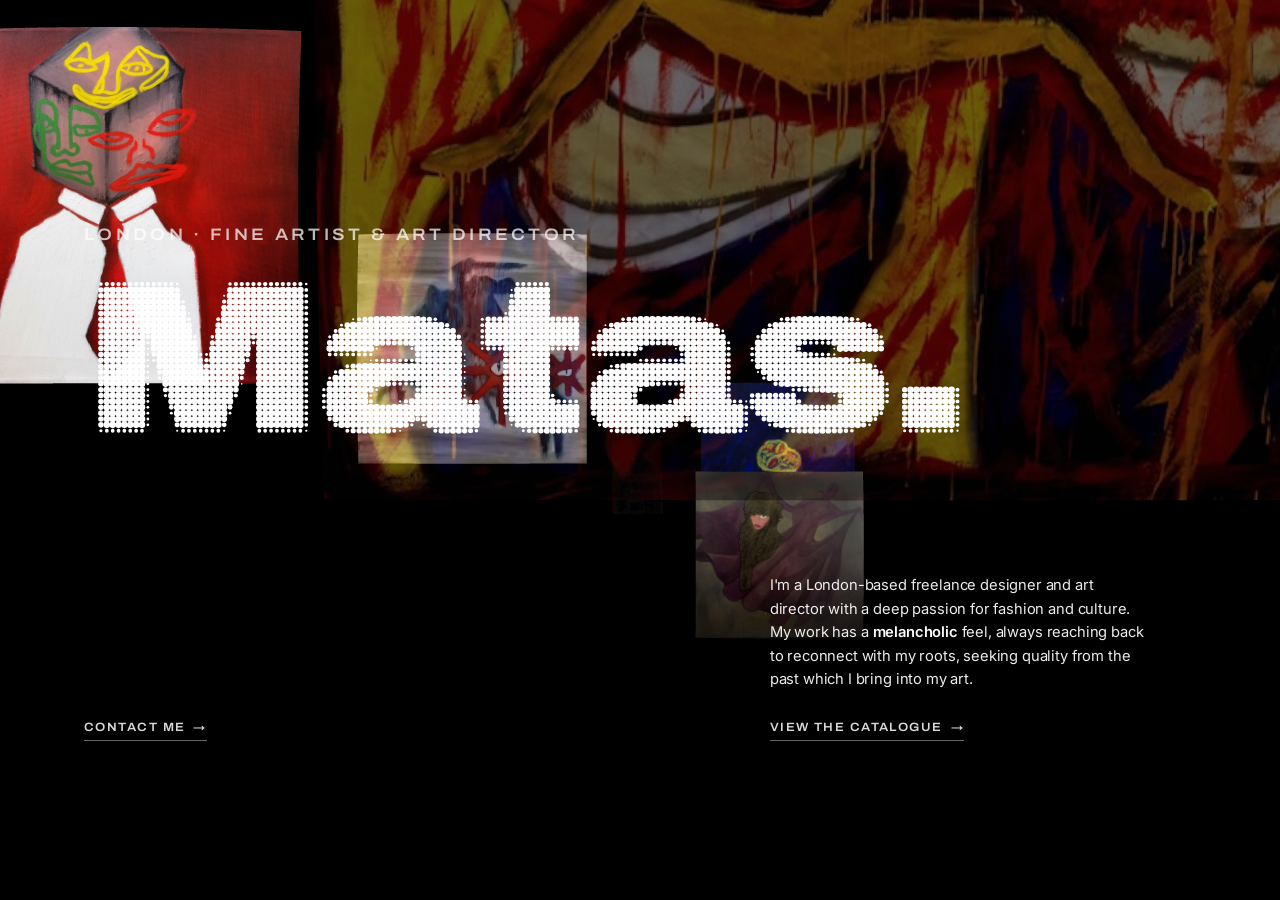
<file: index.html>
<!doctype html>
<html lang="en">
<head>
<meta charset="utf-8">
<meta name="viewport" content="width=device-width, initial-scale=1">
<title>Matas — London Fine Artist | Original Expressionist Paintings</title>
<meta name="description" content="Original expressionist paintings by Matas, London-based fine artist and art director. Oil and acrylic on canvas and banknotes, exploring identity and the self.">
<link rel="canonical" href="https://mat4s.com/">
<meta name="robots" content="index, follow, max-image-preview:large">
<meta name="author" content="Matas">
<meta name="theme-color" content="#000000">
<meta name="apple-mobile-web-app-status-bar-style" content="black-translucent">
<meta property="og:type" content="website">
<meta property="og:site_name" content="Matas — Fine Art">
<meta property="og:title" content="Matas — London Fine Artist | Original Expressionist Paintings">
<meta property="og:description" content="Original expressionist paintings by Matas, London-based fine artist and art director. Oil and acrylic on canvas and banknotes, exploring identity and the self.">
<meta property="og:url" content="https://mat4s.com/">
<meta property="og:image" content="https://mat4s.com/assets/img-new-10.jpg">
<meta property="og:image:alt" content="Painting by Matas, London-based fine artist">
<meta property="og:locale" content="en_GB">
<meta name="twitter:card" content="summary_large_image">
<meta name="twitter:title" content="Matas — London Fine Artist | Original Expressionist Paintings">
<meta name="twitter:description" content="Original expressionist paintings by Matas, London-based fine artist and art director. Oil and acrylic on canvas and banknotes, exploring identity and the self.">
<meta name="twitter:image" content="https://mat4s.com/assets/img-new-10.jpg">
<link rel="icon" href="favicon.svg" type="image/svg+xml">
<link rel="icon" href="favicon-32.png" sizes="32x32" type="image/png">
<link rel="icon" href="icon-512.png" sizes="512x512" type="image/png">
<link rel="apple-touch-icon" href="apple-touch-icon.png">
<link rel="preconnect" href="https://fonts.googleapis.com"><link rel="preconnect" href="https://fonts.gstatic.com" crossorigin><link href="https://fonts.googleapis.com/css2?family=Archivo:wdth,wght@100..125,500..900&family=Inter:wght@400;500;600&display=swap" rel="stylesheet">
<link rel="stylesheet" href="styles.css?v=mwap4oq3">
</head>
<script type="application/ld+json">{"@context":"https://schema.org","@type":"Person","name":"Matas","alternateName":"Matas — Fine Artist","url":"https://mat4s.com","email":"mailto:matas@mail.com","jobTitle":["Fine Artist","Painter","Art Director"],"hasOccupation":{"@type":"Occupation","name":"Fine Artist","occupationLocation":{"@type":"City","name":"London"}},"description":"London-based fine artist and art director working in oil and acrylic on canvas and on banknotes, exploring identity, corruption, money and the erosion of the self.","disambiguatingDescription":"Contemporary expressionist painter based in London, not the Danish retail chain of the same name.","address":{"@type":"PostalAddress","addressLocality":"London","addressCountry":"GB"},"nationality":{"@type":"Country","name":"Lithuania"},"knowsAbout":["Expressionist painting","Oil painting","Contemporary art","Figurative painting","Art direction"],"sameAs":["https://www.instagram.com/bloodtvx/"],"mainEntityOfPage":{"@type":"WebPage","@id":"https://mat4s.com/"}}</script>
<script type="application/ld+json">{"@context":"https://schema.org","@type":"WebSite","name":"Matas — Fine Art","url":"https://mat4s.com","inLanguage":"en-GB","author":{"@type":"Person","name":"Matas"}}</script>
<body class="gallery-page">
  <div class="gallery-overlay">
    <div class="gallery-root"><canvas id="gl" aria-hidden="true"></canvas></div>
    <section class="hero">
      <div class="wrap">
        <div class="hero-grid">
          <div>
            <p class="hero-role">London · Fine Artist &amp; Art Director</p>
            <h1 class="hero-mark outline">Matas<span class="dot">.</span></h1>
          </div>
          <div class="hero-foot">
            <nav class="hero-nav" aria-label="Sections">
              <a class="g-catalogue g-contact-desktop" href="mailto:matas@mail.com">Contact me <span aria-hidden="true">&rarr;</span></a>
            </nav>
            <div>
              <p class="hero-lede">I'm a London-based freelance designer and art director with a deep passion for fashion and culture. My work has a <span class="accent">melancholic</span> feel, always reaching back to reconnect with my roots, seeking quality from the past which I bring into my art.</p>
              <div class="g-links">
                <a class="g-catalogue" href="art.html">View the catalogue <span aria-hidden="true">&rarr;</span></a>
                <a class="g-catalogue g-contact-mobile" href="mailto:matas@mail.com">Contact me <span aria-hidden="true">&rarr;</span></a>
              </div>
            </div>
          </div>
        </div>
      </div>
    </section>
  </div>

  <!-- Text alternative for the WebGL gallery above. The canvas is aria-hidden,
       so this is the only way screen readers (and search crawlers) can reach the
       work shown in it. Same content, non-visual form. -->
  <section class="sr-only" aria-label="Paintings shown in the gallery">
    <h2>Paintings by Matas, London fine artist</h2>
    <p>Matas is a fine artist and painter based in London, working in oil and acrylic
    on canvas and on banknotes. These original expressionist paintings by Matas circle
    identity, corruption, money and the slow erosion of the self. Matas is available
    for commissions and gallery enquiries in London and internationally.</p>
    <ul>
      <li><a href="art.html">Work 018 — Oil on canvas, 2026, 110 × 200 cm</a></li>
      <li><a href="art.html">Work 017 — Oil on canvas, 2026, 200 × 200 cm</a></li>
      <li><a href="art.html">Work 015 — Oil on canvas, 2026, 75 × 70 cm</a></li>
      <li><a href="art.html">Work 014 — Oil on canvas, 2026, 60 × 60 cm</a></li>
      <li><a href="art.html">Work 013 — Oil on canvas, 2026, 100 × 100 cm</a></li>
      <li><a href="art.html">Work 012 — Oil on canvas, 2025, 120 × 120 cm</a></li>
      <li><a href="art.html">Work 011 — Oil on canvas, 2025, 60 × 60 cm</a></li>
      <li><a href="art.html">Work 010 — Acrylic on canvas, 2024, 100 × 150 cm</a></li>
      <li><a href="art.html">Work 009 — Acrylic on bank note, 2024, 15.5 × 6.6 cm</a></li>
      <li><a href="art.html">Work 008 — Acrylic on bank note, 2024, 15.1 × 6.5 cm</a></li>
      <li><a href="art.html">Work 007 — Oil and acrylic on canvas, 2024, 30 × 30 cm</a></li>
      <li><a href="art.html">Work 006 — Acrylic on canvas, 2023, 100 × 150 cm</a></li>
      <li><a href="art.html">Work 001.1 — Acrylic on bank note, 2023, 15.6 × 6.6 cm</a></li>
      <li><a href="art.html">Work 005 — Oil on canvas, 2022, 100 × 150 cm</a></li>
      <li><a href="art.html">Work 004 — Acrylic on canvas, 2022, 50 × 50 cm</a></li>
      <li><a href="art.html">Work 003 — Acrylic on canvas, 2022, 100 × 150 cm</a></li>
      <li><a href="art.html">Work 002 — Acrylic on canvas, 2022, 50 × 70 cm</a></li>
      <li><a href="art.html">Work 001 — Acrylic on canvas, 2022, 100 × 150 cm</a></li>
    </ul>
    <p><a href="art.html">View the full catalogue of 18 paintings</a></p>
  </section>

  <noscript>
    <div class="g-fallback">
      <p class="g-fallback-mark">Matas<span class="dot">.</span></p>
      <p>London-based fine artist. <a href="art.html">View the catalogue</a> · <a href="mailto:matas@mail.com">Contact</a></p>
    </div>
  </noscript>

  <script>window.__MATAS_WORKS__ = ["assets/thumbs/img-cd3be181-369c-4c3b-9103-0a0d3c45fcec.jpg","assets/thumbs/img-d51b01d7-4450-4bf9-b7cd-f0d9324e289b.jpg","assets/thumbs/img-a86574f8-7e68-40d0-95b6-8b289221bf09.jpg","assets/thumbs/img-b364f682-e3d1-416a-80cf-90b556a73d99.jpg","assets/thumbs/img-b01cbe59-e2d8-43f0-8ff6-9f8cd67b78cc.jpg","assets/thumbs/img-81e28c86-865a-480e-8396-a0b910a30fb2.jpg","assets/thumbs/img-8b59a1f1-c239-43d4-9979-f3254cedb56a.jpg","assets/thumbs/img-45a74f5e-d016-427e-a1b7-248f466e1ce7.jpg","assets/thumbs/img-8d0863b2-504a-43ad-9a31-b4f67ece96c8.jpg","assets/thumbs/img-9c4986b9-90ee-48c9-8bc0-05dc934ac0ad.jpg","assets/thumbs/img-a5b54075-f5e3-4a4c-98c6-930391dec989.jpg","assets/thumbs/img-8cd8e54d-08d6-4fa5-ba80-a523fd7424c2.jpg","assets/thumbs/img-new-05.jpg","assets/thumbs/img-new-06.jpg","assets/thumbs/img-new-07.jpg","assets/thumbs/img-new-08.jpg","assets/thumbs/img-new-10.jpg","assets/thumbs/img-new-11.jpg"];</script>
  <script type="importmap">{"imports":{"three":"./vendor/three.module.min.js"}}</script>
  <script type="module" src="gallery.js?v=mwap4oq3"></script>
  <script type="module" src="halftone.js?v=mwap4oq3"></script>
</body></html>
</file>
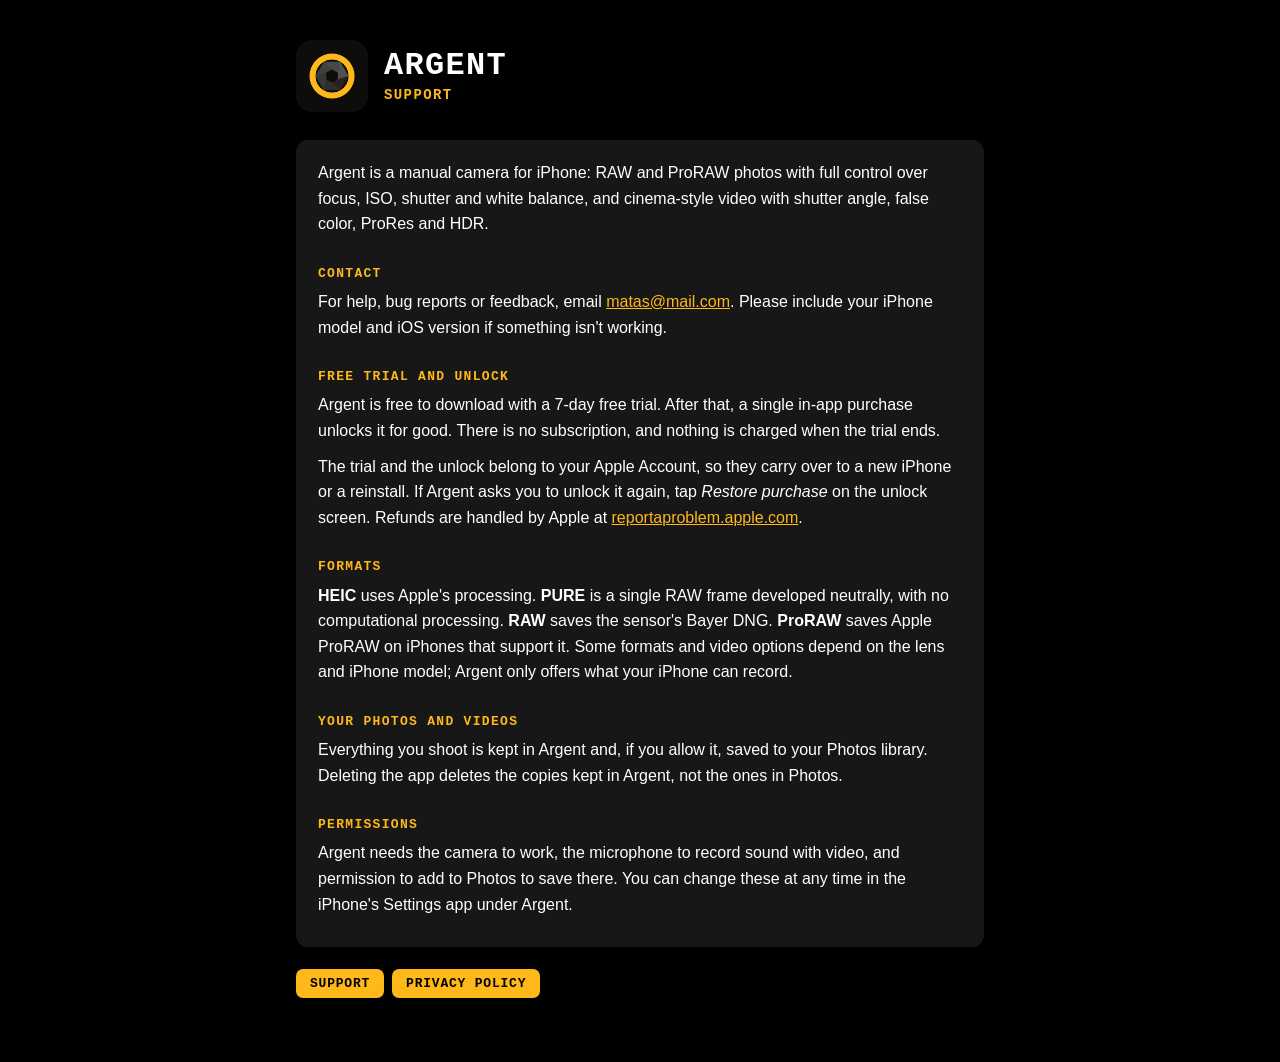
<file: argent/index.html>
<!doctype html>
<html lang="en">
<head>
<meta charset="utf-8">
<meta name="viewport" content="width=device-width, initial-scale=1">
<title>Support – Argent</title>
<meta name="robots" content="index, follow">
<link rel="icon" href="icon.png" type="image/png">
<link rel="apple-touch-icon" href="icon.png">
<style>
:root{--bg:#000;--panel:#171717;--amber:#FFB81A;--text:#fff;--dim:rgba(255,255,255,.6)}
*{box-sizing:border-box}
body{margin:0;background:var(--bg);color:var(--text);
font:16px/1.6 -apple-system,BlinkMacSystemFont,"Helvetica Neue",Arial,sans-serif}
main{max-width:720px;margin:0 auto;padding:40px 16px 64px}
header{display:flex;align-items:center;gap:16px;margin-bottom:28px}
header img{width:72px;height:72px;border-radius:16px}
h1{margin:0;font:700 32px/1.05 ui-monospace,SFMono-Regular,Menlo,monospace;letter-spacing:.04em;text-transform:uppercase}
h1 small{display:block;font-size:14px;color:var(--amber);letter-spacing:.1em;margin-top:6px}
h2{font:600 13px/1.4 ui-monospace,SFMono-Regular,Menlo,monospace;letter-spacing:.1em;color:var(--amber);margin:28px 0 6px;text-transform:uppercase}
p{margin:0 0 10px}
.card{background:var(--panel);border-radius:12px;padding:20px 22px}
nav{display:flex;flex-wrap:wrap;gap:8px;margin-top:22px}
nav a{color:#000;background:var(--amber);text-decoration:none;font:700 13px ui-monospace,SFMono-Regular,Menlo,monospace;
text-transform:uppercase;letter-spacing:.06em;padding:7px 14px;border-radius:7px}
a{color:var(--amber)}
.meta{color:var(--dim);font-size:14px}
</style>
</head>
<body><main>
<header><img src="icon.png" alt="Argent app icon"><h1>Argent<small>Support</small></h1></header>
<div class="card">
<p>Argent is a manual camera for iPhone: RAW and ProRAW photos with full control over focus, ISO, shutter and white balance, and cinema-style video with shutter angle, false color, ProRes and HDR.</p>
<h2>Contact</h2>
<p>For help, bug reports or feedback, email <a href="mailto:matas@mail.com">matas@mail.com</a>. Please include your iPhone model and iOS version if something isn't working.</p>
<h2>Free trial and unlock</h2>
<p>Argent is free to download with a 7-day free trial. After that, a single in-app purchase unlocks it for good. There is no subscription, and nothing is charged when the trial ends.</p>
<p>The trial and the unlock belong to your Apple Account, so they carry over to a new iPhone or a reinstall. If Argent asks you to unlock it again, tap <em>Restore purchase</em> on the unlock screen. Refunds are handled by Apple at <a href="https://reportaproblem.apple.com">reportaproblem.apple.com</a>.</p>
<h2>Formats</h2>
<p><strong>HEIC</strong> uses Apple's processing. <strong>PURE</strong> is a single RAW frame developed neutrally, with no computational processing. <strong>RAW</strong> saves the sensor's Bayer DNG. <strong>ProRAW</strong> saves Apple ProRAW on iPhones that support it. Some formats and video options depend on the lens and iPhone model; Argent only offers what your iPhone can record.</p>
<h2>Your photos and videos</h2>
<p>Everything you shoot is kept in Argent and, if you allow it, saved to your Photos library. Deleting the app deletes the copies kept in Argent, not the ones in Photos.</p>
<h2>Permissions</h2>
<p>Argent needs the camera to work, the microphone to record sound with video, and permission to add to Photos to save there. You can change these at any time in the iPhone's Settings app under Argent.</p>
</div>
<nav><a href="./">Support</a><a href="privacy.html">Privacy policy</a></nav>
</main></body>
</html>
</file>
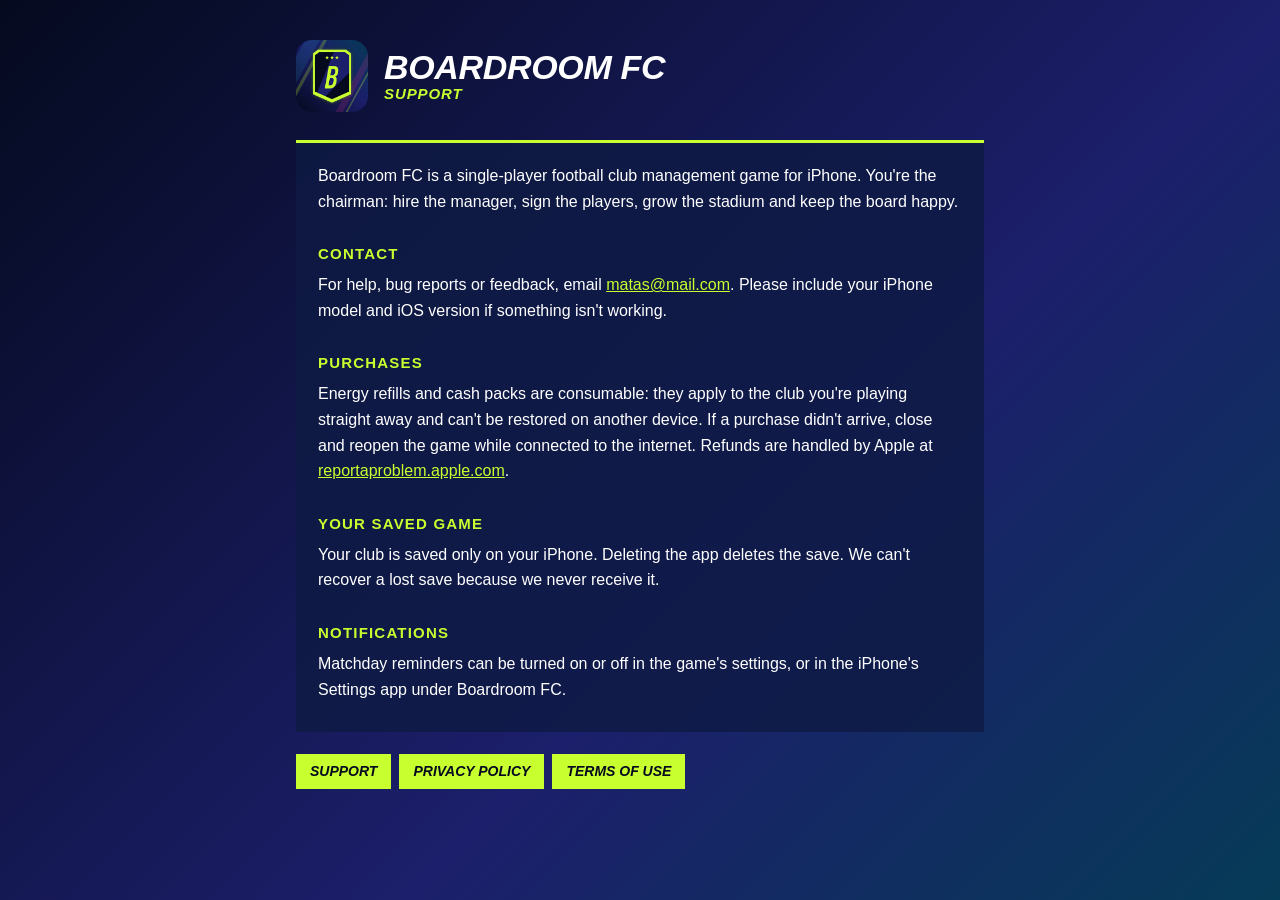
<file: boardroom/index.html>
<!doctype html>
<html lang="en">
<head>
<meta charset="utf-8">
<meta name="viewport" content="width=device-width, initial-scale=1">
<title>Support – Boardroom FC</title>
<meta name="robots" content="index, follow">
<link rel="icon" href="icon.png" type="image/png">
<link rel="apple-touch-icon" href="icon.png">
<style>
:root{--night:#050A1F;--panel:#0E1A44;--volt:#C8FF2E;--text:#fff;--dim:rgba(255,255,255,.66)}
*{box-sizing:border-box}
body{margin:0;background:linear-gradient(135deg,#050A1F,#1C1F6B 60%,#063B57) fixed;color:var(--text);
font:16px/1.6 -apple-system,BlinkMacSystemFont,"Helvetica Neue",Arial,sans-serif}
main{max-width:720px;margin:0 auto;padding:40px 16px 64px}
header{display:flex;align-items:center;gap:16px;margin-bottom:28px}
header img{width:72px;height:72px;border-radius:16px}
h1{margin:0;font-size:34px;line-height:1.05;font-style:italic;font-weight:900;letter-spacing:-.01em;text-transform:uppercase}
h1 small{display:block;font-size:15px;color:var(--volt);letter-spacing:.06em}
h2{font-size:15px;letter-spacing:.08em;color:var(--volt);margin:28px 0 6px;text-transform:uppercase}
p{margin:0 0 10px}
.card{background:rgba(14,26,68,.82);border-top:3px solid var(--volt);padding:20px 22px}
nav{display:flex;flex-wrap:wrap;gap:8px;margin-top:22px}
nav a{color:var(--night);background:var(--volt);text-decoration:none;font-weight:800;font-style:italic;
text-transform:uppercase;padding:6px 14px;font-size:14px}
a{color:var(--volt)}
.meta{color:var(--dim);font-size:14px}
</style>
</head>
<body><main>
<header><img src="icon.png" alt="Boardroom FC app icon"><h1>Boardroom FC<small>Support</small></h1></header>
<div class="card">
<p>Boardroom FC is a single-player football club management game for iPhone. You're the chairman: hire the manager,
sign the players, grow the stadium and keep the board happy.</p>
<h2>Contact</h2>
<p>For help, bug reports or feedback, email <a href="mailto:matas@mail.com">matas@mail.com</a>. Please include your iPhone model and iOS version if something isn't working.</p>
<h2>Purchases</h2>
<p>Energy refills and cash packs are consumable: they apply to the club you're playing straight away and can't be restored on another device.
If a purchase didn't arrive, close and reopen the game while connected to the internet. Refunds are handled by Apple at
<a href="https://reportaproblem.apple.com">reportaproblem.apple.com</a>.</p>
<h2>Your saved game</h2>
<p>Your club is saved only on your iPhone. Deleting the app deletes the save. We can't recover a lost save because we never receive it.</p>
<h2>Notifications</h2>
<p>Matchday reminders can be turned on or off in the game's settings, or in the iPhone's Settings app under Boardroom FC.</p>
</div>
<nav><a href="./">Support</a><a href="privacy.html">Privacy policy</a><a href="terms.html">Terms of use</a></nav>
</main></body>
</html>
</file>
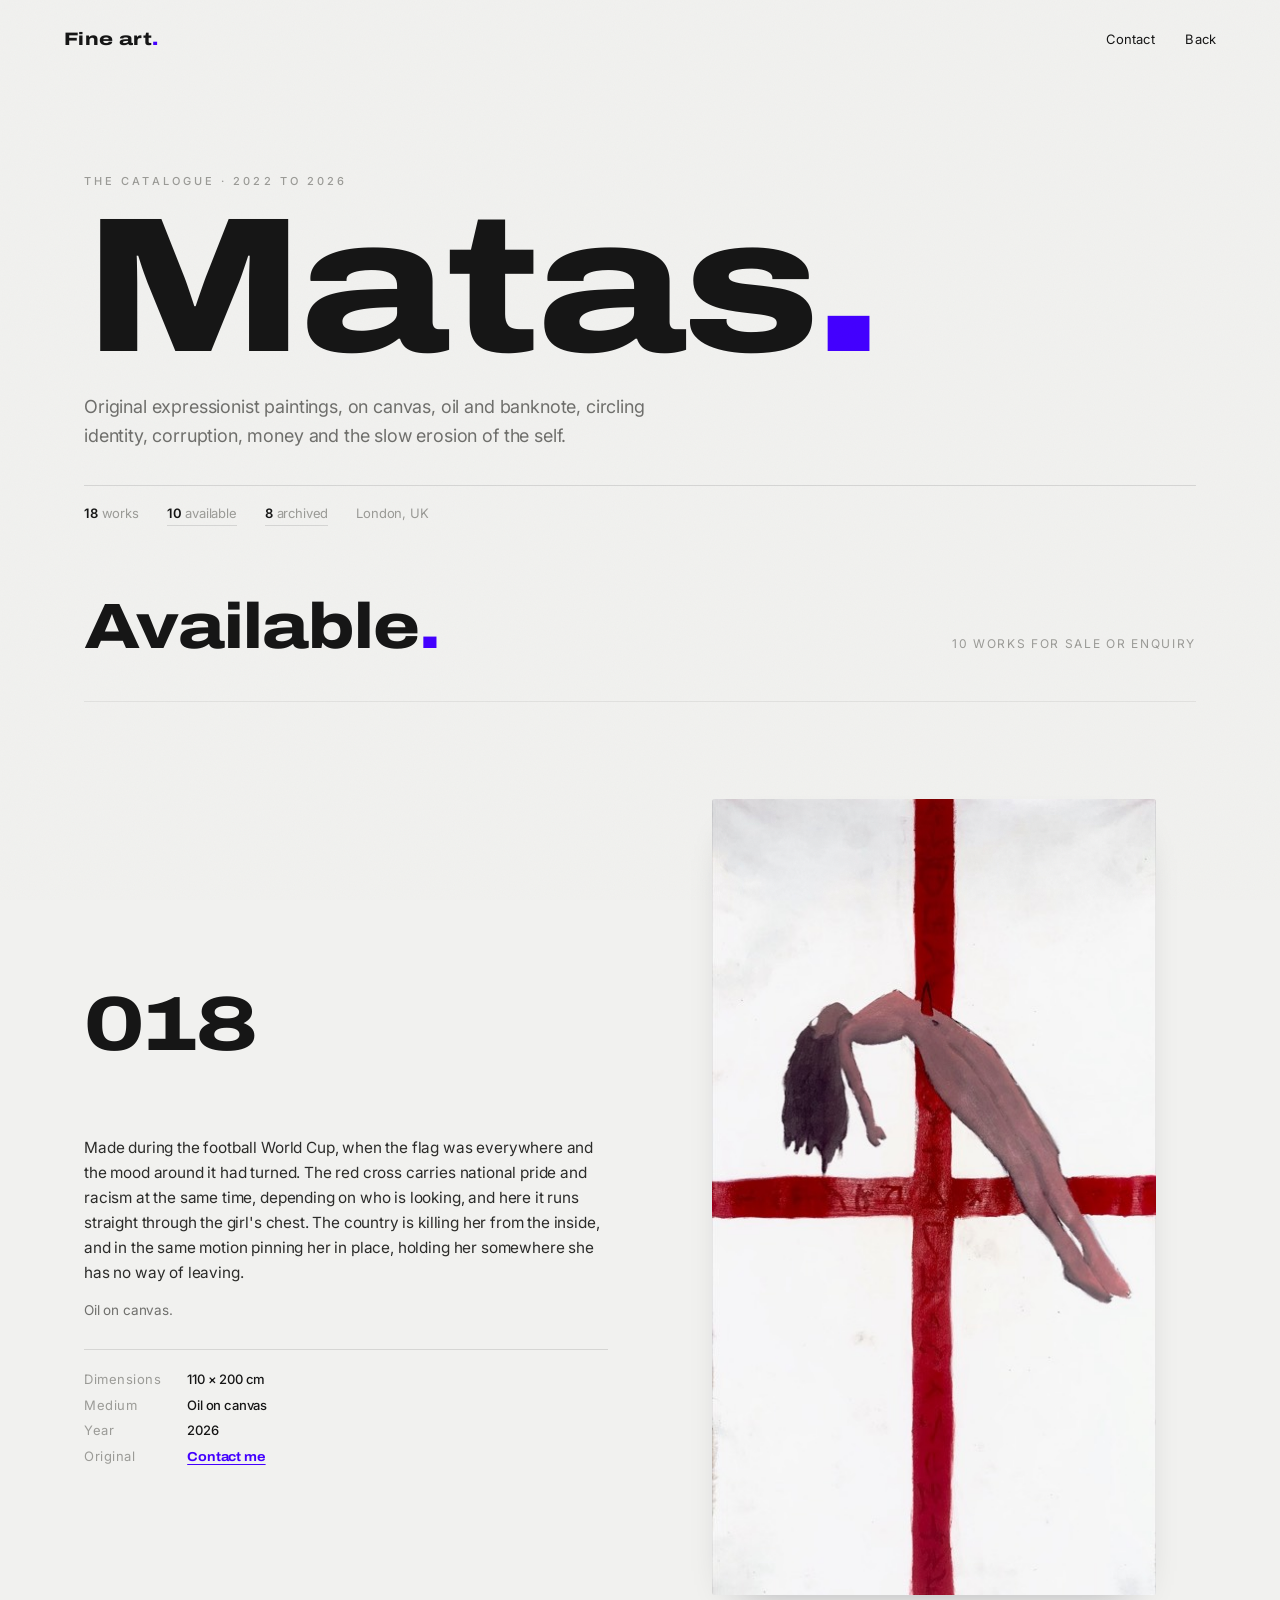
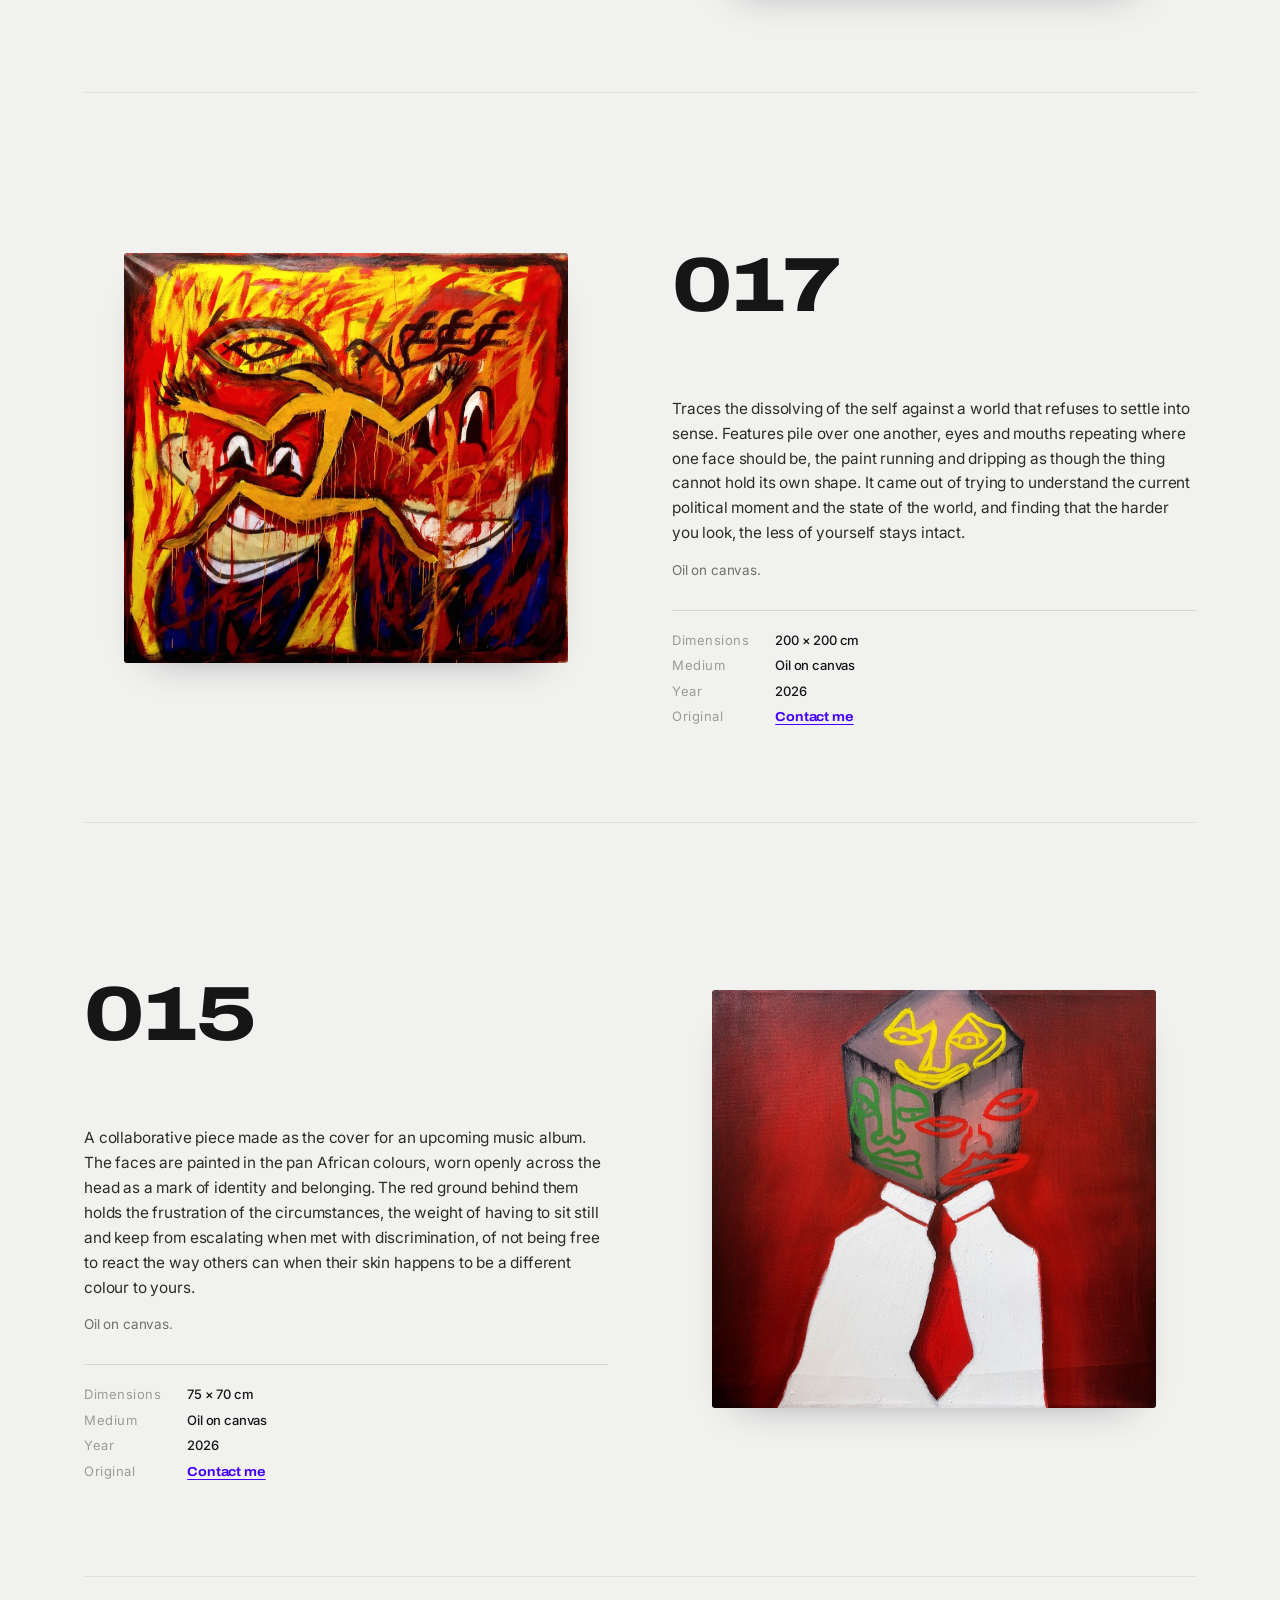
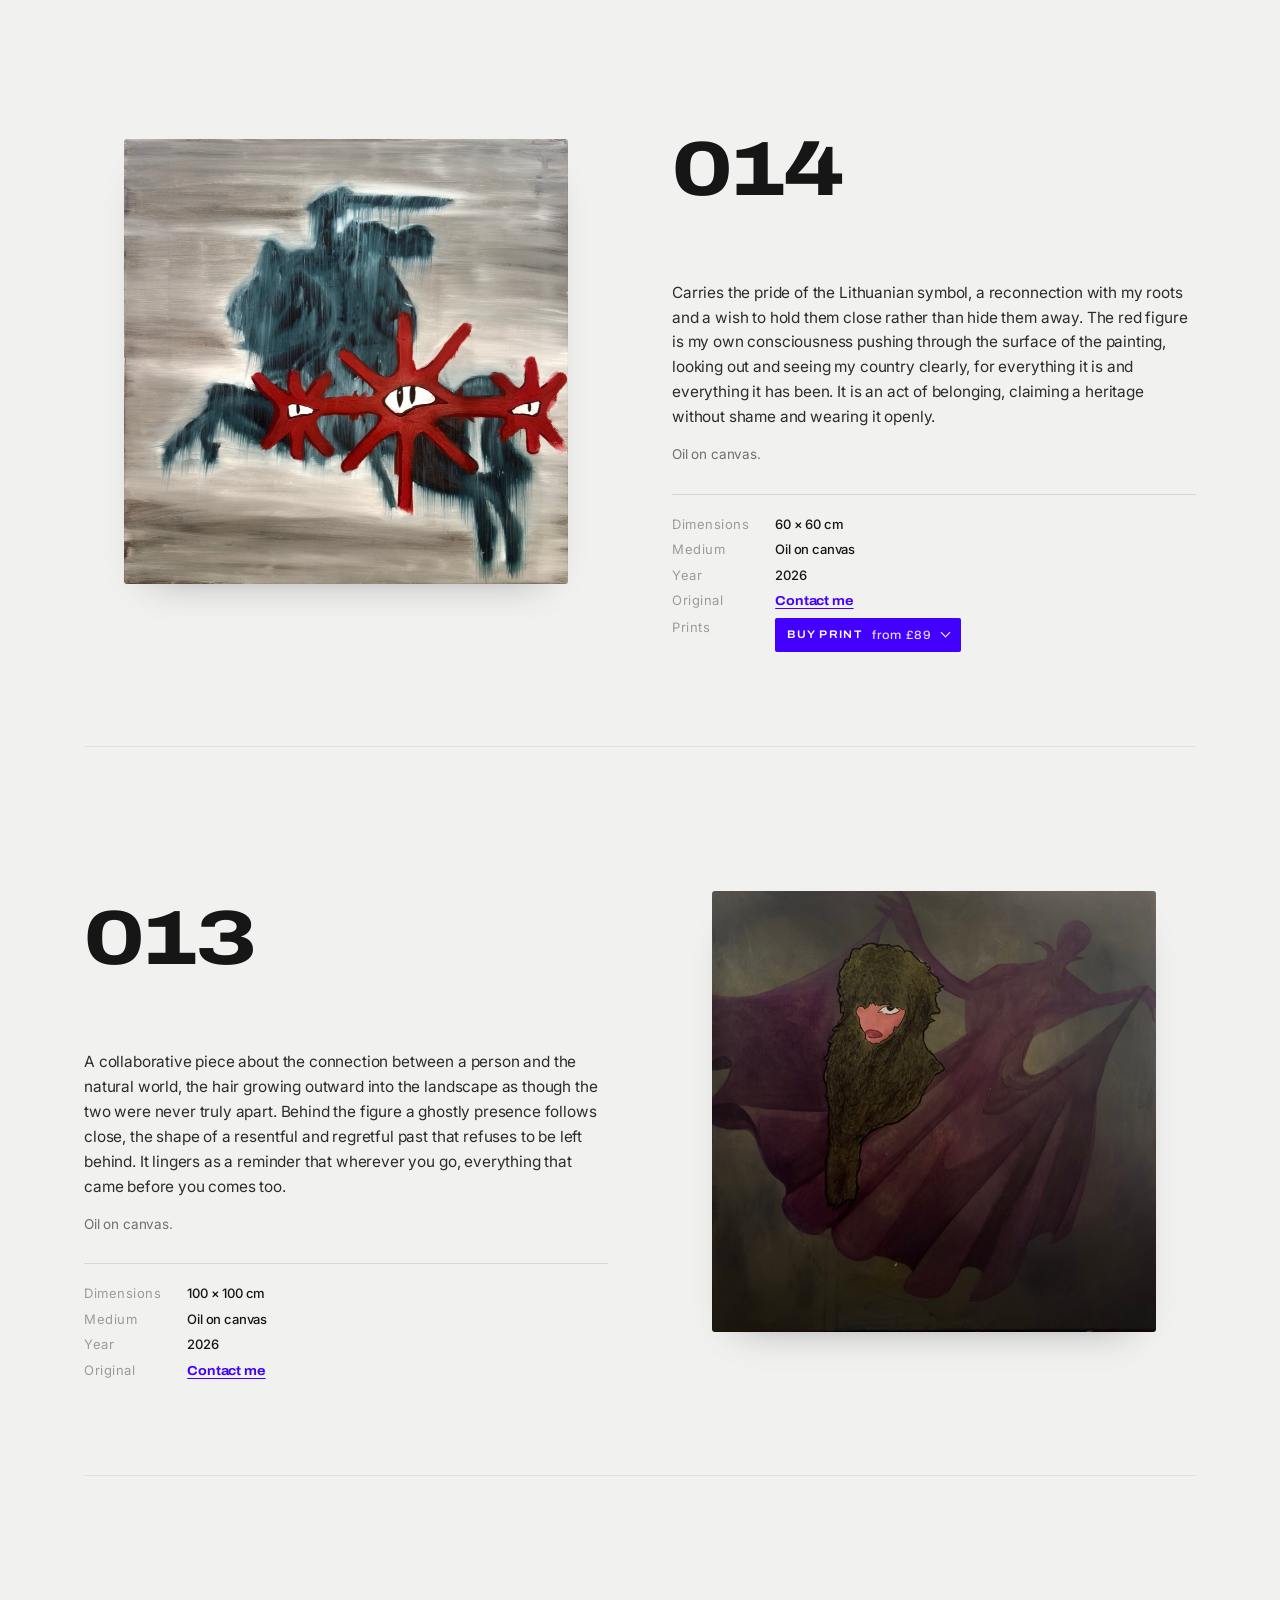
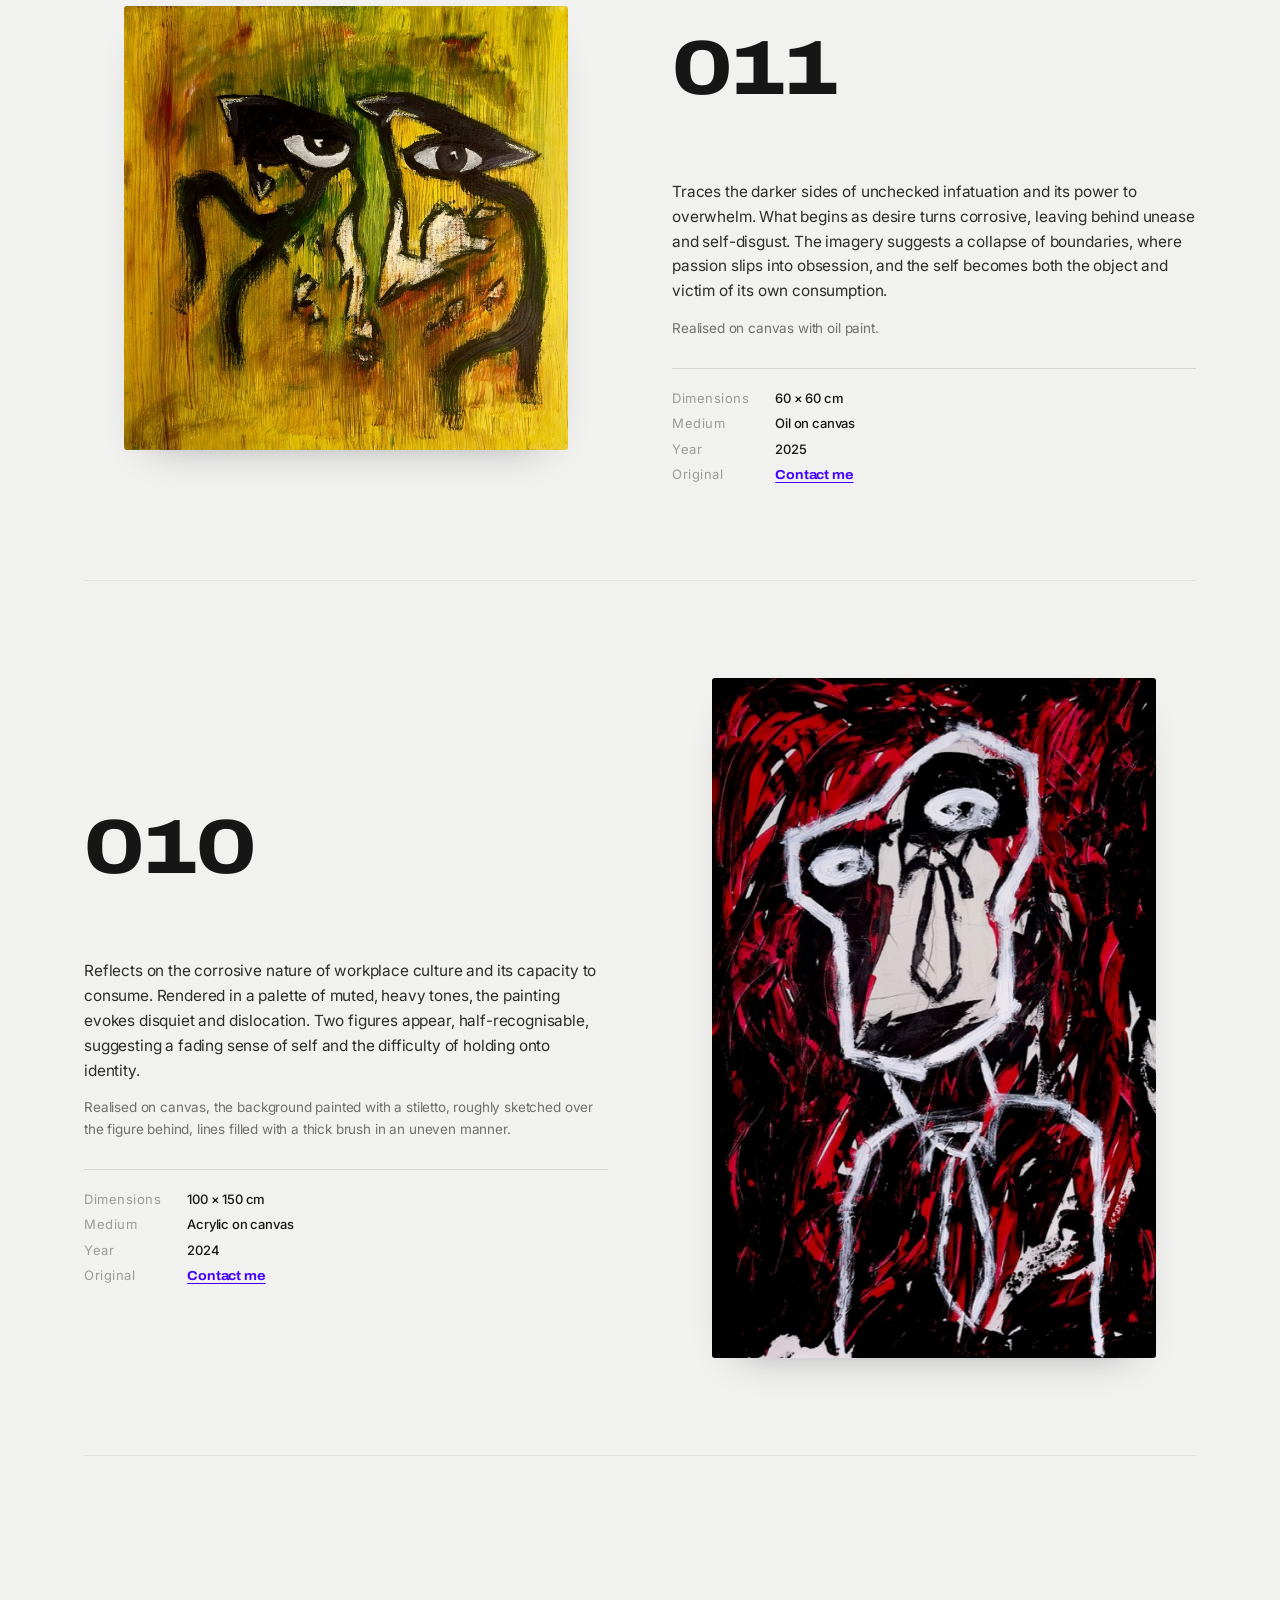
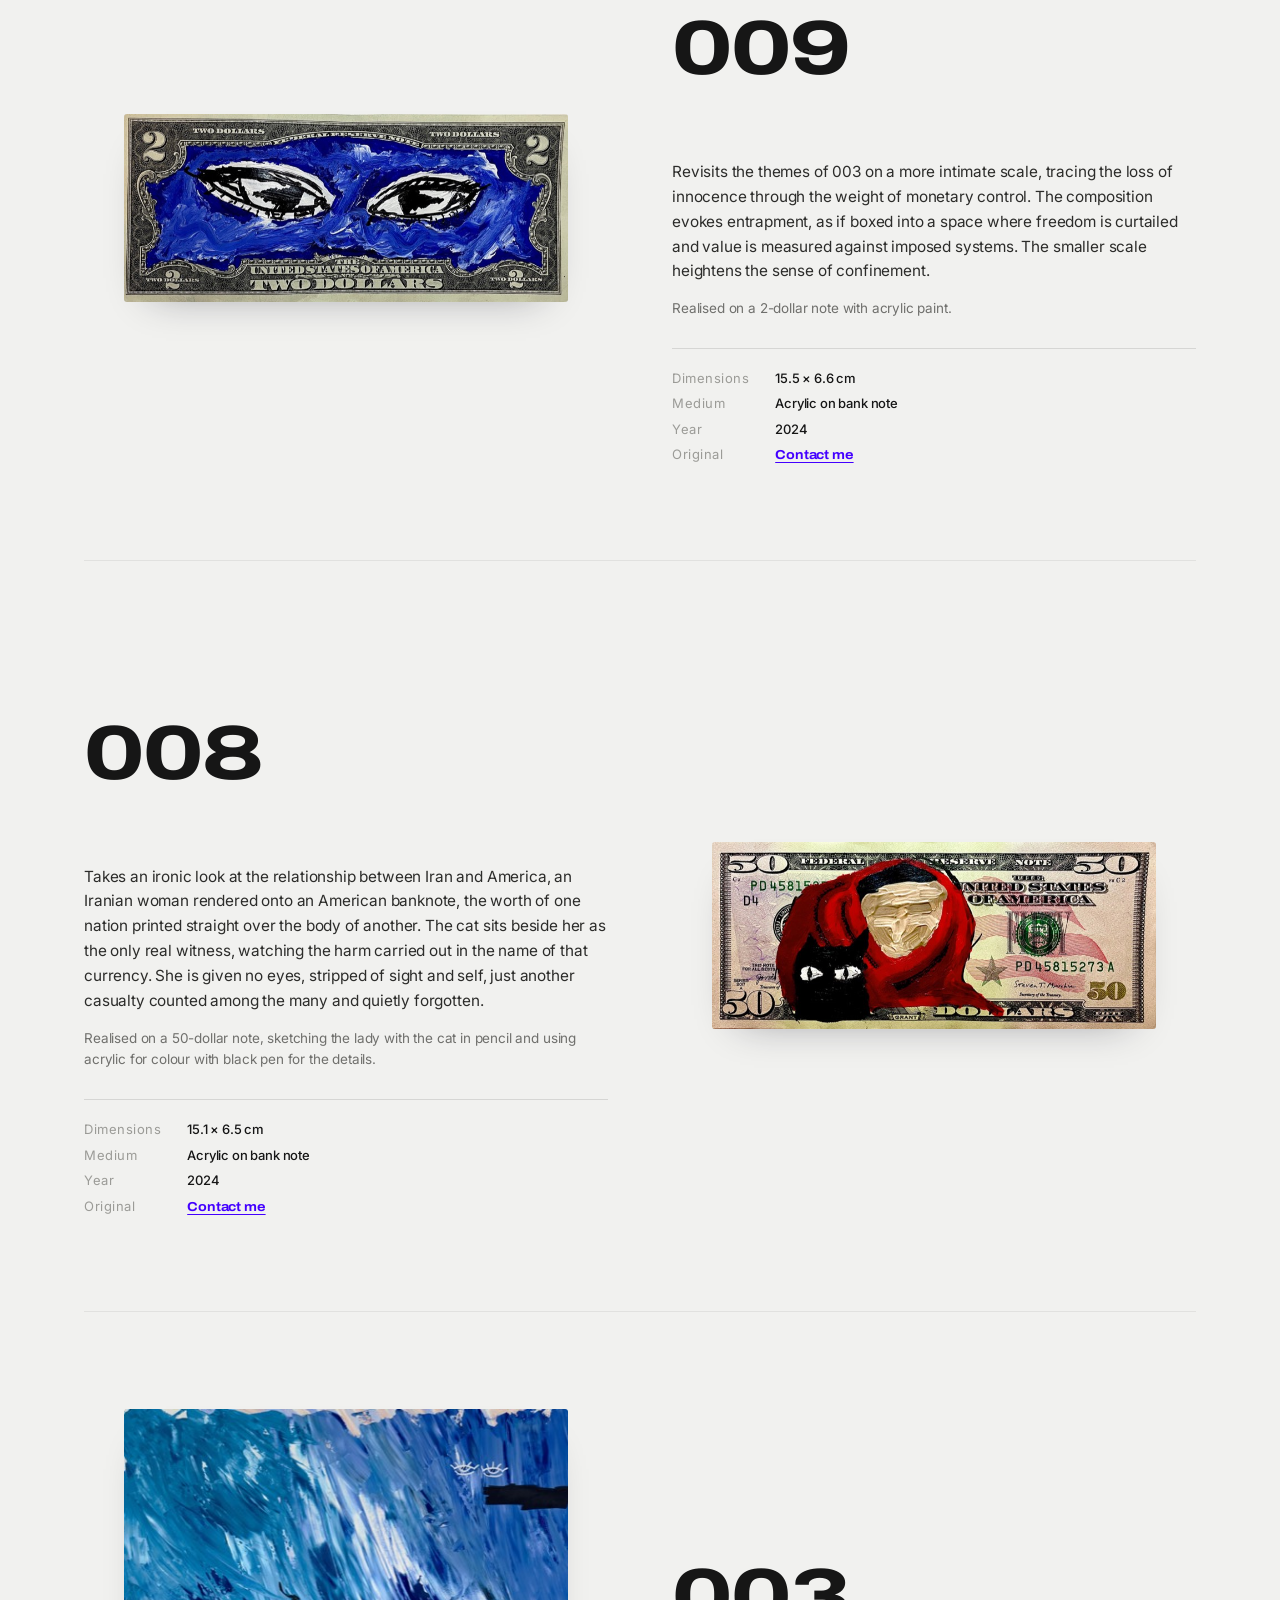
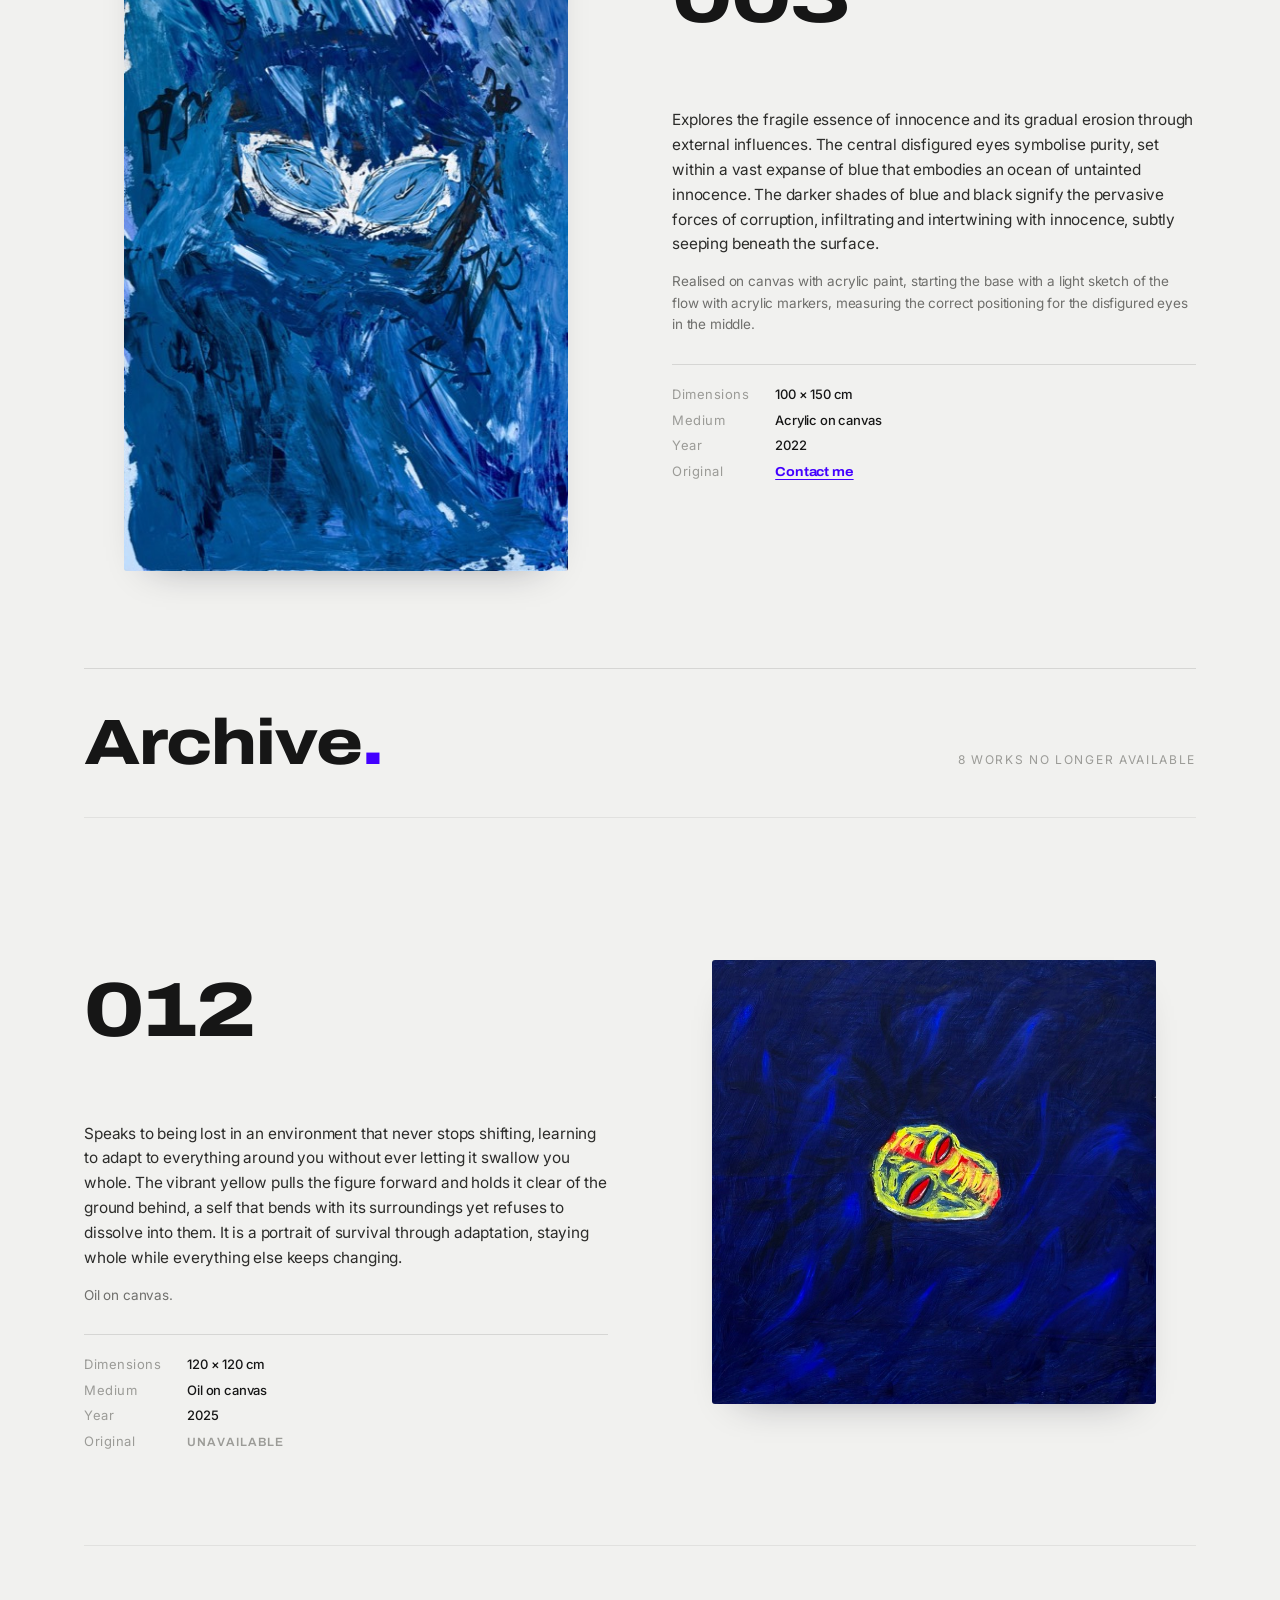
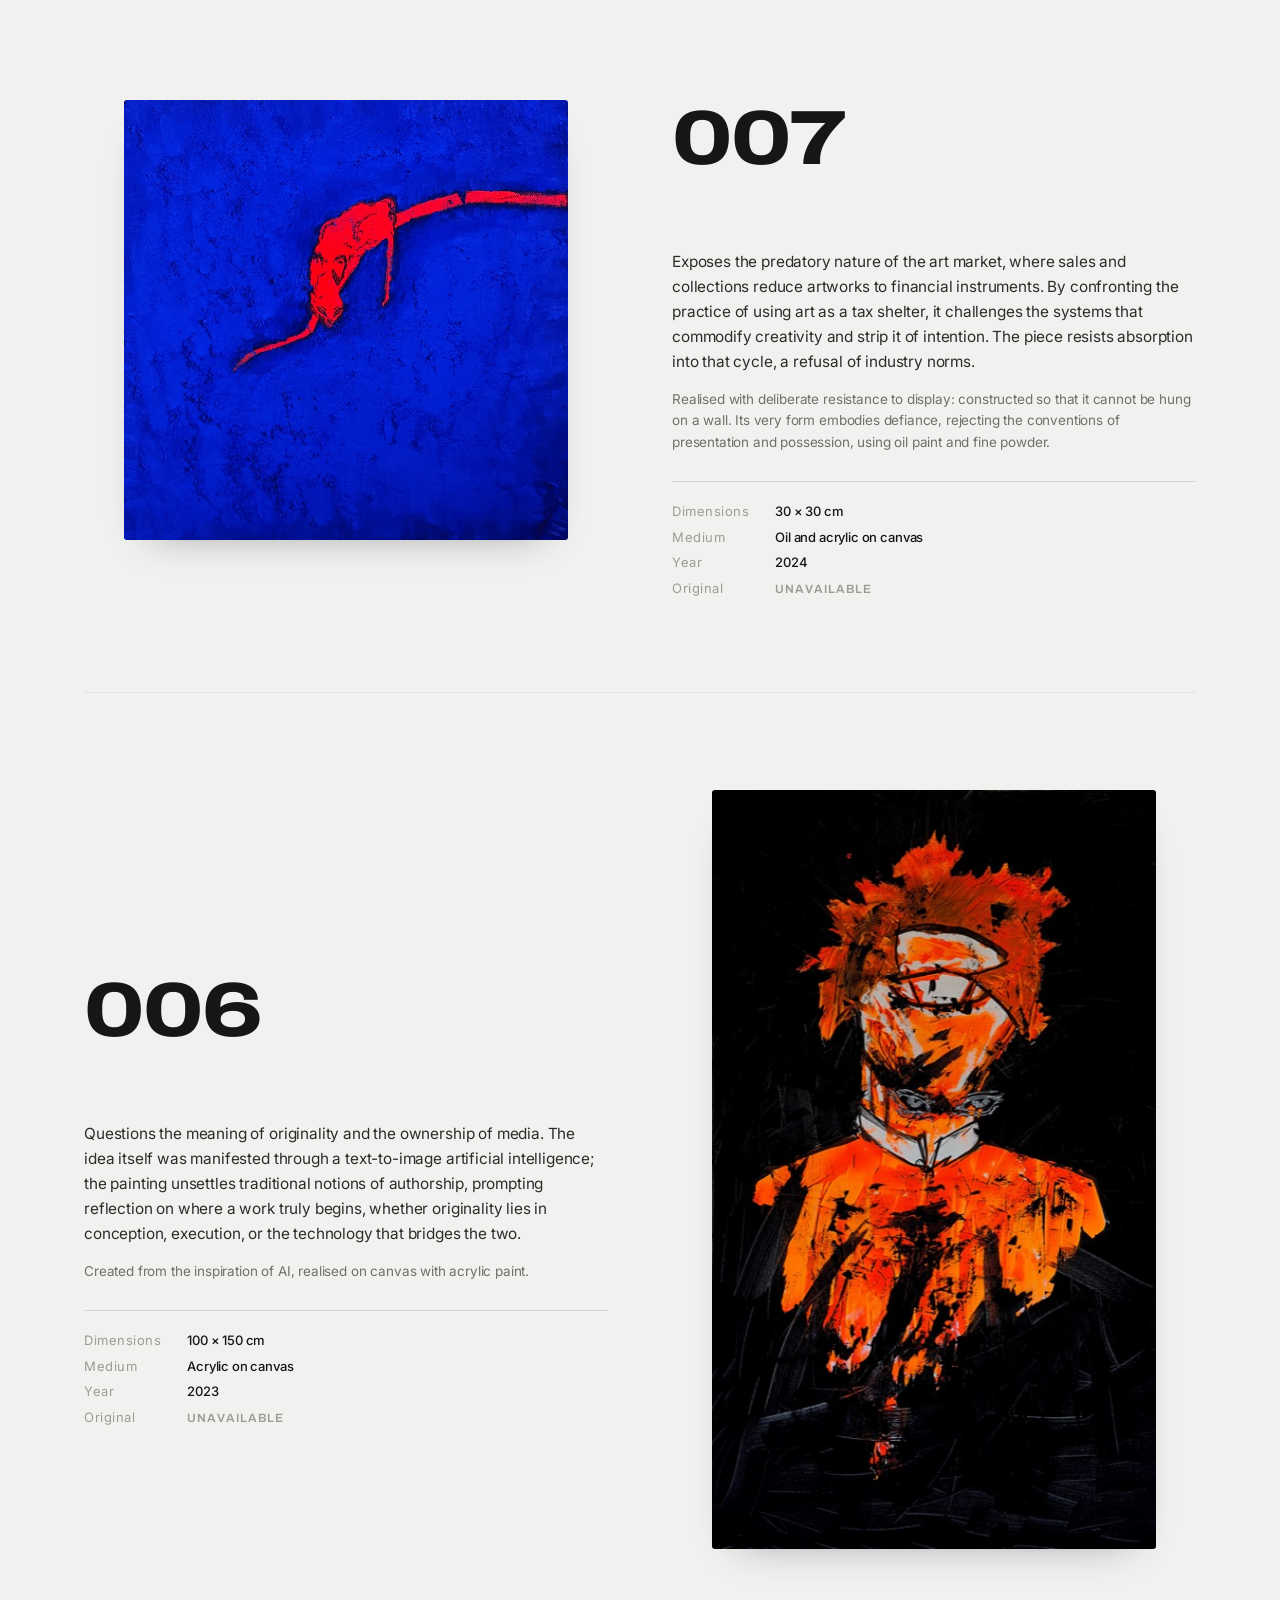
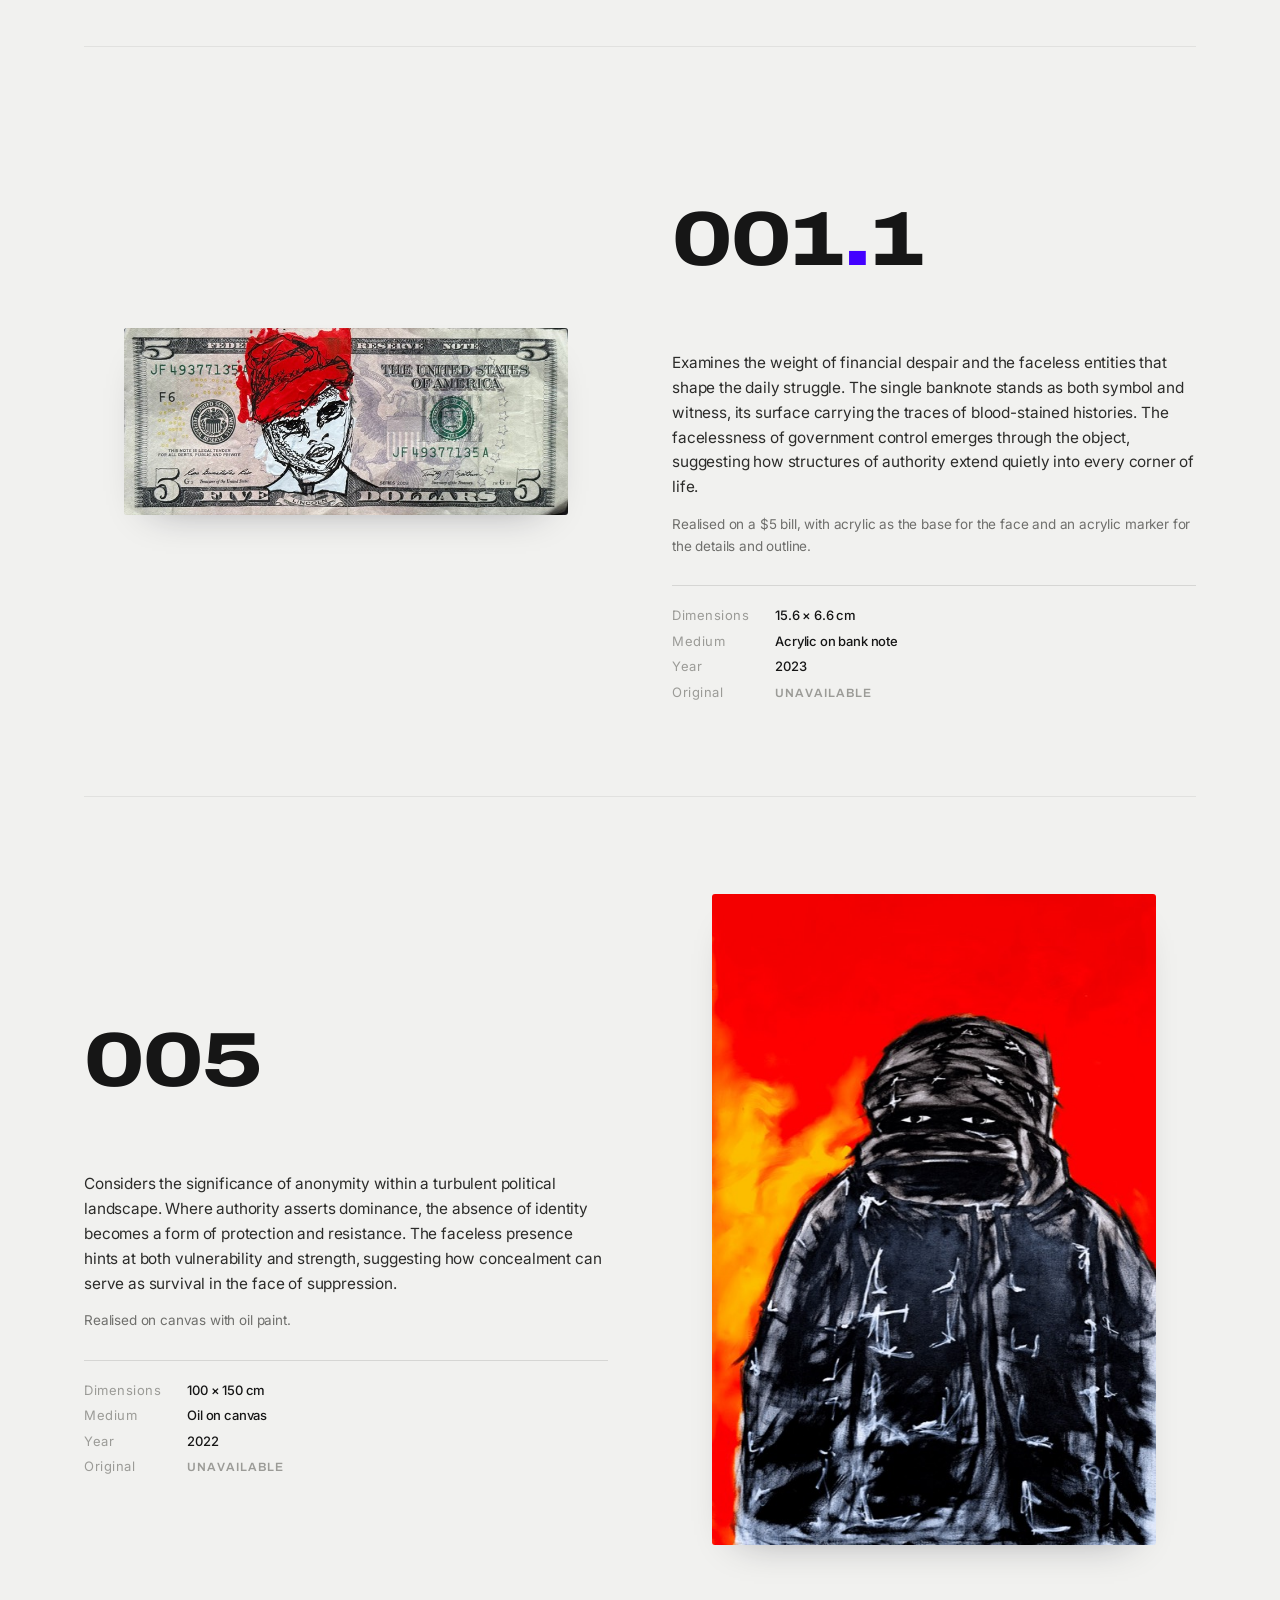
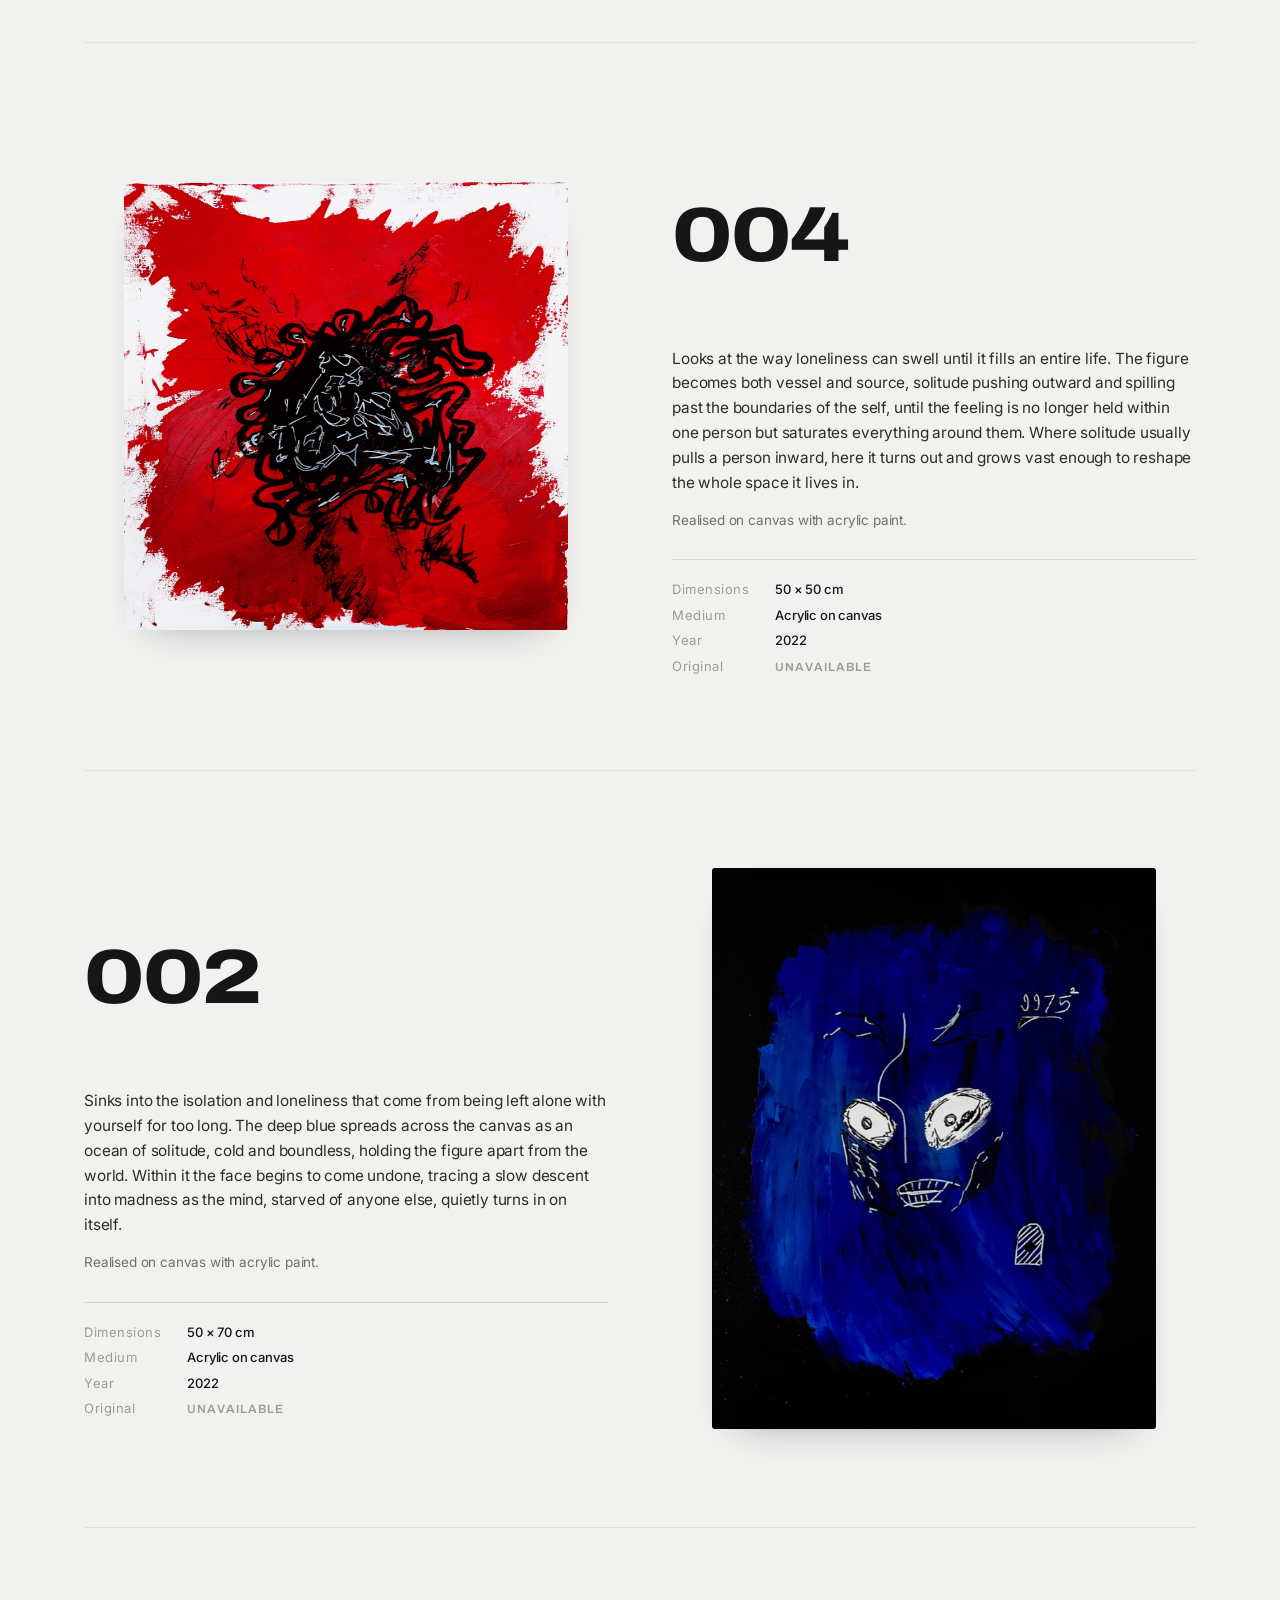
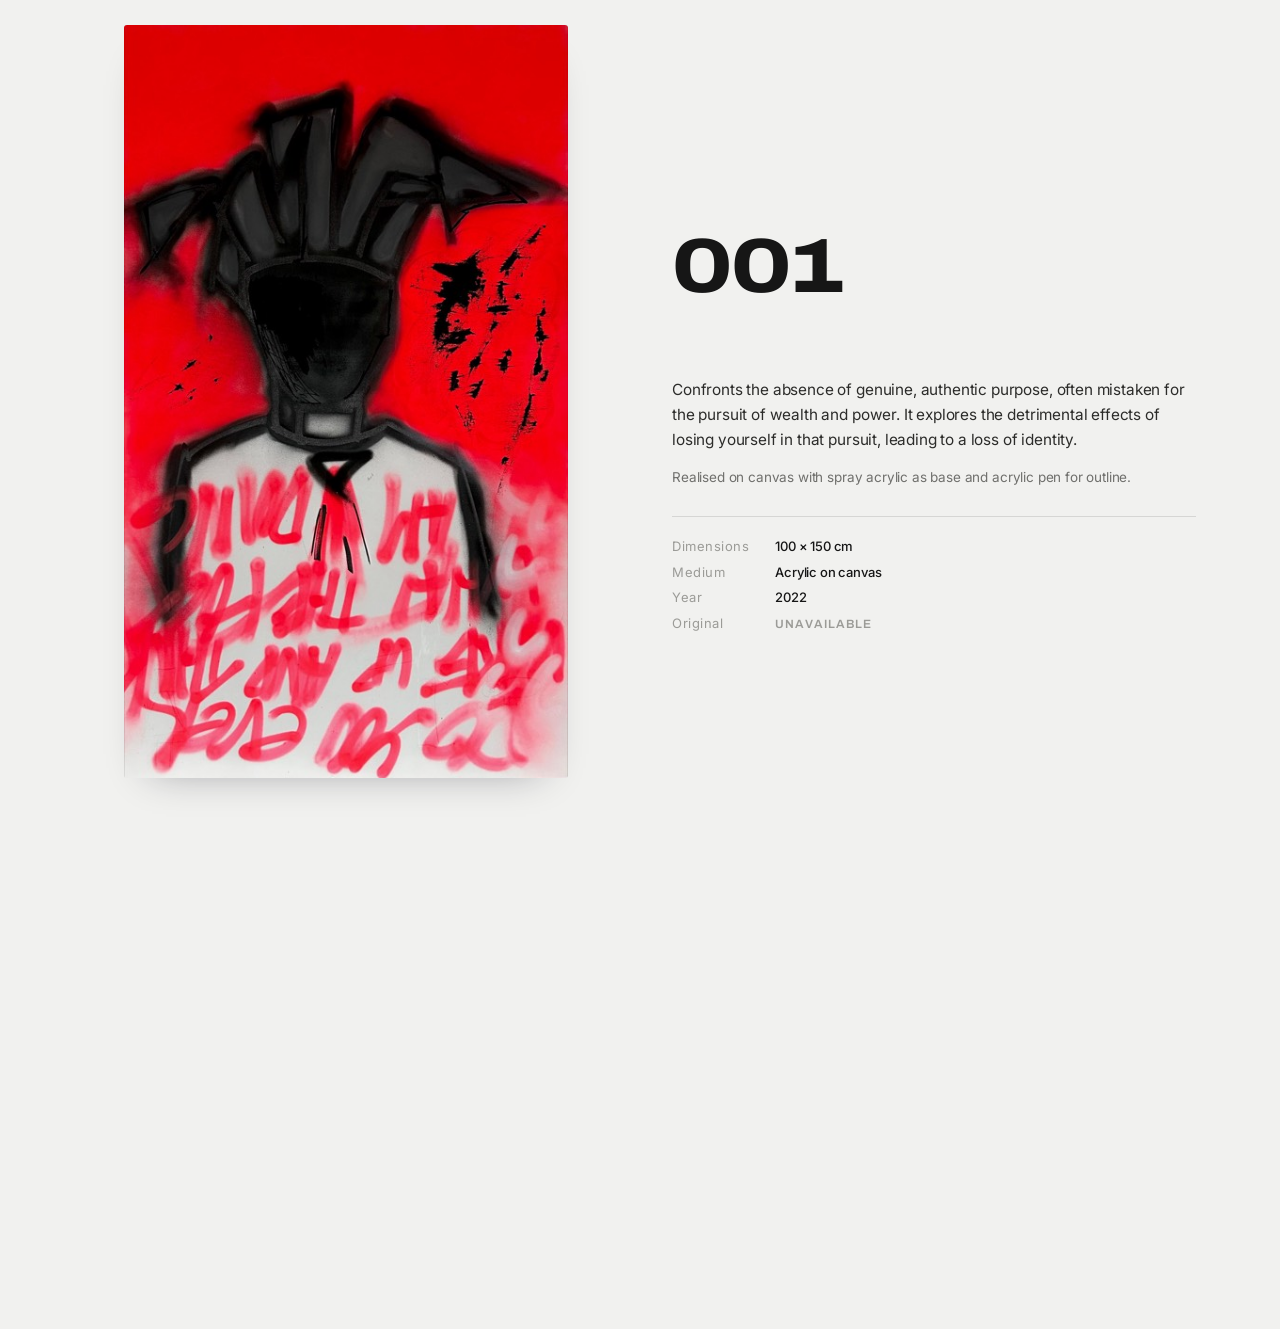
<file: art.html>
<!doctype html>
<html lang="en">
<head>
<meta charset="utf-8">
<meta name="viewport" content="width=device-width, initial-scale=1">
<title>Catalogue — 18 Original Paintings by Matas | London Fine Artist</title>
<meta name="description" content="All 18 original paintings by Matas, London-based fine artist. Oil and acrylic on canvas and banknotes, 2022 to 2026, with dimensions and availability.">
<link rel="canonical" href="https://mat4s.com/art.html">
<meta name="robots" content="index, follow, max-image-preview:large">
<meta name="author" content="Matas">
<meta name="theme-color" content="#4300ff">
<meta name="apple-mobile-web-app-status-bar-style" content="black-translucent">
<meta property="og:type" content="website">
<meta property="og:site_name" content="Matas — Fine Art">
<meta property="og:title" content="Catalogue — 18 Original Paintings by Matas | London Fine Artist">
<meta property="og:description" content="All 18 original paintings by Matas, London-based fine artist. Oil and acrylic on canvas and banknotes, 2022 to 2026, with dimensions and availability.">
<meta property="og:url" content="https://mat4s.com/art.html">
<meta property="og:image" content="https://mat4s.com/assets/img-new-10.jpg">
<meta property="og:image:alt" content="Painting by Matas, London-based fine artist">
<meta property="og:locale" content="en_GB">
<meta name="twitter:card" content="summary_large_image">
<meta name="twitter:title" content="Catalogue — 18 Original Paintings by Matas | London Fine Artist">
<meta name="twitter:description" content="All 18 original paintings by Matas, London-based fine artist. Oil and acrylic on canvas and banknotes, 2022 to 2026, with dimensions and availability.">
<meta name="twitter:image" content="https://mat4s.com/assets/img-new-10.jpg">
<link rel="icon" href="favicon.svg" type="image/svg+xml">
<link rel="icon" href="favicon-32.png" sizes="32x32" type="image/png">
<link rel="icon" href="icon-512.png" sizes="512x512" type="image/png">
<link rel="apple-touch-icon" href="apple-touch-icon.png">
<link rel="preconnect" href="https://fonts.googleapis.com"><link rel="preconnect" href="https://fonts.gstatic.com" crossorigin><link href="https://fonts.googleapis.com/css2?family=Archivo:wdth,wght@100..125,500..900&family=Inter:wght@400;500;600&display=swap" rel="stylesheet">
<link rel="stylesheet" href="styles.css?v=mwap4oq3">
</head>
<script type="application/ld+json">{"@context":"https://schema.org","@type":"CollectionPage","name":"Fine Art Catalogue","description":"The complete catalogue of 18 original paintings by Matas.","url":"https://mat4s.com/art.html","inLanguage":"en-GB","author":{"@type":"Person","name":"Matas"},"mainEntity":{"@type":"ItemList","numberOfItems":18,"itemListElement":[{"@type":"ListItem","position":1,"item":{"@type":"VisualArtwork","name":"Work 018","image":"https://mat4s.com/assets/img-new-11.jpg","creator":{"@type":"Person","name":"Matas"},"artform":"Painting","artMedium":"Oil on canvas","dateCreated":"2026","size":"110 × 200 cm","abstract":"Made during the football World Cup, when the flag was everywhere and the mood around it had turned. The red cross carries national pride and racism at the same time, depending on who is looking, and here it runs straight through the girl's chest. The country is killing her from the inside, and in the same motion pinning her in place, holding her somewhere she has no way of leaving.","offers":{"@type":"Offer","availability":"https://schema.org/InStock","url":"https://mat4s.com/art.html","seller":{"@type":"Person","name":"Matas"}}}},{"@type":"ListItem","position":2,"item":{"@type":"VisualArtwork","name":"Work 017","image":"https://mat4s.com/assets/img-new-10.jpg","creator":{"@type":"Person","name":"Matas"},"artform":"Painting","artMedium":"Oil on canvas","dateCreated":"2026","size":"200 × 200 cm","abstract":"Traces the dissolving of the self against a world that refuses to settle into sense. Features pile over one another, eyes and mouths repeating where one face should be, the paint running and dripping as though the thing cannot hold its own shape. It came out of trying to understand the current political moment and the state of the world, and finding that the harder you look, the less of yourself stays intact.","offers":{"@type":"Offer","availability":"https://schema.org/InStock","url":"https://mat4s.com/art.html","seller":{"@type":"Person","name":"Matas"}}}},{"@type":"ListItem","position":3,"item":{"@type":"VisualArtwork","name":"Work 015","image":"https://mat4s.com/assets/img-new-08.jpg","creator":{"@type":"Person","name":"Matas"},"artform":"Painting","artMedium":"Oil on canvas","dateCreated":"2026","size":"75 × 70 cm","abstract":"A collaborative piece made as the cover for an upcoming music album. The faces are painted in the pan African colours, worn openly across the head as a mark of identity and belonging. The red ground behind them holds the frustration of the circumstances, the weight of having to sit still and keep from escalating when met with discrimination, of not being free to react the way others can when their skin happens to be a different colour to yours.","offers":{"@type":"Offer","availability":"https://schema.org/InStock","url":"https://mat4s.com/art.html","seller":{"@type":"Person","name":"Matas"}}}},{"@type":"ListItem","position":4,"item":{"@type":"VisualArtwork","name":"Work 014","image":"https://mat4s.com/assets/img-new-07.jpg","creator":{"@type":"Person","name":"Matas"},"artform":"Painting","artMedium":"Oil on canvas","dateCreated":"2026","size":"60 × 60 cm","abstract":"Carries the pride of the Lithuanian symbol, a reconnection with my roots and a wish to hold them close rather than hide them away. The red figure is my own consciousness pushing through the surface of the painting, looking out and seeing my country clearly, for everything it is and everything it has been. It is an act of belonging, claiming a heritage without shame and wearing it openly.","offers":{"@type":"Offer","availability":"https://schema.org/InStock","url":"https://mat4s.com/art.html","seller":{"@type":"Person","name":"Matas"}}}},{"@type":"ListItem","position":5,"item":{"@type":"VisualArtwork","name":"Work 013","image":"https://mat4s.com/assets/img-new-06.jpg","creator":{"@type":"Person","name":"Matas"},"artform":"Painting","artMedium":"Oil on canvas","dateCreated":"2026","size":"100 × 100 cm","abstract":"A collaborative piece about the connection between a person and the natural world, the hair growing outward into the landscape as though the two were never truly apart. Behind the figure a ghostly presence follows close, the shape of a resentful and regretful past that refuses to be left behind. It lingers as a reminder that wherever you go, everything that came before you comes too.","offers":{"@type":"Offer","availability":"https://schema.org/InStock","url":"https://mat4s.com/art.html","seller":{"@type":"Person","name":"Matas"}}}},{"@type":"ListItem","position":6,"item":{"@type":"VisualArtwork","name":"Work 012","image":"https://mat4s.com/assets/img-new-05.jpg","creator":{"@type":"Person","name":"Matas"},"artform":"Painting","artMedium":"Oil on canvas","dateCreated":"2025","size":"120 × 120 cm","abstract":"Speaks to being lost in an environment that never stops shifting, learning to adapt to everything around you without ever letting it swallow you whole. The vibrant yellow pulls the figure forward and holds it clear of the ground behind, a self that bends with its surroundings yet refuses to dissolve into them. It is a portrait of survival through adaptation, staying whole while everything else keeps changing.","offers":{"@type":"Offer","availability":"https://schema.org/SoldOut","url":"https://mat4s.com/art.html","seller":{"@type":"Person","name":"Matas"}}}},{"@type":"ListItem","position":7,"item":{"@type":"VisualArtwork","name":"Work 011","image":"https://mat4s.com/assets/img-b01cbe59-e2d8-43f0-8ff6-9f8cd67b78cc.jpg","creator":{"@type":"Person","name":"Matas"},"artform":"Painting","artMedium":"Oil on canvas","dateCreated":"2025","size":"60 × 60 cm","abstract":"Traces the darker sides of unchecked infatuation and its power to overwhelm. What begins as desire turns corrosive, leaving behind unease and self-disgust. The imagery suggests a collapse of boundaries, where passion slips into obsession, and the self becomes both the object and victim of its own consumption.","offers":{"@type":"Offer","availability":"https://schema.org/InStock","price":"725","priceCurrency":"GBP","url":"https://mat4s.com/art.html","seller":{"@type":"Person","name":"Matas"}}}},{"@type":"ListItem","position":8,"item":{"@type":"VisualArtwork","name":"Work 010","image":"https://mat4s.com/assets/img-d51b01d7-4450-4bf9-b7cd-f0d9324e289b.jpg","creator":{"@type":"Person","name":"Matas"},"artform":"Painting","artMedium":"Acrylic on canvas","dateCreated":"2024","size":"100 × 150 cm","abstract":"Reflects on the corrosive nature of workplace culture and its capacity to consume. Rendered in a palette of muted, heavy tones, the painting evokes disquiet and dislocation. Two figures appear, half-recognisable, suggesting a fading sense of self and the difficulty of holding onto identity.","offers":{"@type":"Offer","availability":"https://schema.org/InStock","price":"1100","priceCurrency":"GBP","url":"https://mat4s.com/art.html","seller":{"@type":"Person","name":"Matas"}}}},{"@type":"ListItem","position":9,"item":{"@type":"VisualArtwork","name":"Work 009","image":"https://mat4s.com/assets/img-8b59a1f1-c239-43d4-9979-f3254cedb56a.jpg","creator":{"@type":"Person","name":"Matas"},"artform":"Painting","artMedium":"Acrylic on bank note","dateCreated":"2024","size":"15.5 × 6.6 cm","abstract":"Revisits the themes of 003 on a more intimate scale, tracing the loss of innocence through the weight of monetary control. The composition evokes entrapment, as if boxed into a space where freedom is curtailed and value is measured against imposed systems. The smaller scale heightens the sense of confinement.","offers":{"@type":"Offer","availability":"https://schema.org/InStock","price":"275","priceCurrency":"GBP","url":"https://mat4s.com/art.html","seller":{"@type":"Person","name":"Matas"}}}},{"@type":"ListItem","position":10,"item":{"@type":"VisualArtwork","name":"Work 008","image":"https://mat4s.com/assets/img-81e28c86-865a-480e-8396-a0b910a30fb2.jpg","creator":{"@type":"Person","name":"Matas"},"artform":"Painting","artMedium":"Acrylic on bank note","dateCreated":"2024","size":"15.1 × 6.5 cm","abstract":"Takes an ironic look at the relationship between Iran and America, an Iranian woman rendered onto an American banknote, the worth of one nation printed straight over the body of another. The cat sits beside her as the only real witness, watching the harm carried out in the name of that currency. She is given no eyes, stripped of sight and self, just another casualty counted among the many and quietly forgotten.","offers":{"@type":"Offer","availability":"https://schema.org/InStock","price":"375","priceCurrency":"GBP","url":"https://mat4s.com/art.html","seller":{"@type":"Person","name":"Matas"}}}},{"@type":"ListItem","position":11,"item":{"@type":"VisualArtwork","name":"Work 007","image":"https://mat4s.com/assets/img-9c4986b9-90ee-48c9-8bc0-05dc934ac0ad.jpg","creator":{"@type":"Person","name":"Matas"},"artform":"Painting","artMedium":"Oil and acrylic on canvas","dateCreated":"2024","size":"30 × 30 cm","abstract":"Exposes the predatory nature of the art market, where sales and collections reduce artworks to financial instruments. By confronting the practice of using art as a tax shelter, it challenges the systems that commodify creativity and strip it of intention. The piece resists absorption into that cycle, a refusal of industry norms.","offers":{"@type":"Offer","availability":"https://schema.org/SoldOut","url":"https://mat4s.com/art.html","seller":{"@type":"Person","name":"Matas"}}}},{"@type":"ListItem","position":12,"item":{"@type":"VisualArtwork","name":"Work 006","image":"https://mat4s.com/assets/img-8d0863b2-504a-43ad-9a31-b4f67ece96c8.jpg","creator":{"@type":"Person","name":"Matas"},"artform":"Painting","artMedium":"Acrylic on canvas","dateCreated":"2023","size":"100 × 150 cm","abstract":"Questions the meaning of originality and the ownership of media. The idea itself was manifested through a text-to-image artificial intelligence; the painting unsettles traditional notions of authorship, prompting reflection on where a work truly begins, whether originality lies in conception, execution, or the technology that bridges the two.","offers":{"@type":"Offer","availability":"https://schema.org/SoldOut","url":"https://mat4s.com/art.html","seller":{"@type":"Person","name":"Matas"}}}},{"@type":"ListItem","position":13,"item":{"@type":"VisualArtwork","name":"Work 001.1","image":"https://mat4s.com/assets/img-a86574f8-7e68-40d0-95b6-8b289221bf09.jpg","creator":{"@type":"Person","name":"Matas"},"artform":"Painting","artMedium":"Acrylic on bank note","dateCreated":"2023","size":"15.6 × 6.6 cm","abstract":"Examines the weight of financial despair and the faceless entities that shape the daily struggle. The single banknote stands as both symbol and witness, its surface carrying the traces of blood-stained histories. The facelessness of government control emerges through the object, suggesting how structures of authority extend quietly into every corner of life.","offers":{"@type":"Offer","availability":"https://schema.org/SoldOut","url":"https://mat4s.com/art.html","seller":{"@type":"Person","name":"Matas"}}}},{"@type":"ListItem","position":14,"item":{"@type":"VisualArtwork","name":"Work 005","image":"https://mat4s.com/assets/img-a5b54075-f5e3-4a4c-98c6-930391dec989.jpg","creator":{"@type":"Person","name":"Matas"},"artform":"Painting","artMedium":"Oil on canvas","dateCreated":"2022","size":"100 × 150 cm","abstract":"Considers the significance of anonymity within a turbulent political landscape. Where authority asserts dominance, the absence of identity becomes a form of protection and resistance. The faceless presence hints at both vulnerability and strength, suggesting how concealment can serve as survival in the face of suppression.","offers":{"@type":"Offer","availability":"https://schema.org/SoldOut","url":"https://mat4s.com/art.html","seller":{"@type":"Person","name":"Matas"}}}},{"@type":"ListItem","position":15,"item":{"@type":"VisualArtwork","name":"Work 004","image":"https://mat4s.com/assets/img-8cd8e54d-08d6-4fa5-ba80-a523fd7424c2.jpg","creator":{"@type":"Person","name":"Matas"},"artform":"Painting","artMedium":"Acrylic on canvas","dateCreated":"2022","size":"50 × 50 cm","abstract":"Looks at the way loneliness can swell until it fills an entire life. The figure becomes both vessel and source, solitude pushing outward and spilling past the boundaries of the self, until the feeling is no longer held within one person but saturates everything around them. Where solitude usually pulls a person inward, here it turns out and grows vast enough to reshape the whole space it lives in.","offers":{"@type":"Offer","availability":"https://schema.org/SoldOut","url":"https://mat4s.com/art.html","seller":{"@type":"Person","name":"Matas"}}}},{"@type":"ListItem","position":16,"item":{"@type":"VisualArtwork","name":"Work 003","image":"https://mat4s.com/assets/img-cd3be181-369c-4c3b-9103-0a0d3c45fcec.jpg","creator":{"@type":"Person","name":"Matas"},"artform":"Painting","artMedium":"Acrylic on canvas","dateCreated":"2022","size":"100 × 150 cm","abstract":"Explores the fragile essence of innocence and its gradual erosion through external influences. The central disfigured eyes symbolise purity, set within a vast expanse of blue that embodies an ocean of untainted innocence. The darker shades of blue and black signify the pervasive forces of corruption, infiltrating and intertwining with innocence, subtly seeping beneath the surface.","offers":{"@type":"Offer","availability":"https://schema.org/InStock","price":"1250","priceCurrency":"GBP","url":"https://mat4s.com/art.html","seller":{"@type":"Person","name":"Matas"}}}},{"@type":"ListItem","position":17,"item":{"@type":"VisualArtwork","name":"Work 002","image":"https://mat4s.com/assets/img-45a74f5e-d016-427e-a1b7-248f466e1ce7.jpg","creator":{"@type":"Person","name":"Matas"},"artform":"Painting","artMedium":"Acrylic on canvas","dateCreated":"2022","size":"50 × 70 cm","abstract":"Sinks into the isolation and loneliness that come from being left alone with yourself for too long. The deep blue spreads across the canvas as an ocean of solitude, cold and boundless, holding the figure apart from the world. Within it the face begins to come undone, tracing a slow descent into madness as the mind, starved of anyone else, quietly turns in on itself.","offers":{"@type":"Offer","availability":"https://schema.org/SoldOut","url":"https://mat4s.com/art.html","seller":{"@type":"Person","name":"Matas"}}}},{"@type":"ListItem","position":18,"item":{"@type":"VisualArtwork","name":"Work 001","image":"https://mat4s.com/assets/img-b364f682-e3d1-416a-80cf-90b556a73d99.jpg","creator":{"@type":"Person","name":"Matas"},"artform":"Painting","artMedium":"Acrylic on canvas","dateCreated":"2022","size":"100 × 150 cm","abstract":"Confronts the absence of genuine, authentic purpose, often mistaken for the pursuit of wealth and power. It explores the detrimental effects of losing yourself in that pursuit, leading to a loss of identity.","offers":{"@type":"Offer","availability":"https://schema.org/SoldOut","url":"https://mat4s.com/art.html","seller":{"@type":"Person","name":"Matas"}}}}]}}</script>
<body>
<header class="site-head">
  <a class="brand" href="index.html">Fine art<span class="dot">.</span></a>
  <nav class="nav" aria-label="Primary">
    
    
    <a href="mailto:matas@mail.com">Contact</a>
    <a href="index.html">Back</a>
  </nav>
</header>
<main>
  <section class="gallery-intro">
    <div class="wrap">
      <p class="eyebrow load l1">The catalogue · 2022 to 2026</p>
      <h1 class="load l2">Matas<span class="dot">.</span><span class="sr-only"> — fine art catalogue, 18 original paintings, London</span></h1>
      <p class="sub load l3">Original expressionist paintings, on canvas, oil and banknote, circling identity, corruption, money and the slow erosion of the self.</p>
      <div class="gallery-count load l4">
        <span><b>18</b> works</span>
        <a href="#available"><b>10</b> available</a>
        <a href="#archive"><b>8</b> archived</a>
        <span>London, UK</span>
      </div>
    </div>
  </section>

  <div class="wrap">
    <section class="cat-group" id="available" aria-labelledby="available-head">
      <div class="cat-head reveal">
        <h2 id="available-head">Available<span class="dot">.</span></h2>
        <p class="cat-note">10 works for sale or enquiry</p>
      </div>
      <article class="piece reveal">
        <figure class="piece-media">
          <button class="piece-zoom" type="button" aria-label="Expand work 018"></button>
          <img src="assets/thumbs/img-new-11.jpg" srcset="assets/thumbs/img-new-11.jpg 800w, assets/img-new-11.jpg 836w" sizes="(max-width: 900px) 92vw, 46vw" data-full="assets/img-new-11.jpg" alt="Work 018 by Matas, oil on canvas, 2026, 110 × 200 cm — Made during the football World Cup, when the flag was everywhere and the mood around it had turned." loading="lazy">
        </figure>
        <div class="piece-text">
          <h3 class="piece-num">018<span class="sr-only"> — Oil on canvas, 2026</span></h3>
          <p class="piece-body">Made during the football World Cup, when the flag was everywhere and the mood around it had turned. The red cross carries national pride and racism at the same time, depending on who is looking, and here it runs straight through the girl's chest. The country is killing her from the inside, and in the same motion pinning her in place, holding her somewhere she has no way of leaving.</p>
          <p class="piece-tech">Oil on canvas.</p>
          <dl class="spec">
            <dt>Dimensions</dt><dd>110 × 200 cm</dd>
            <dt>Medium</dt><dd>Oil on canvas</dd>
            <dt>Year</dt><dd>2026</dd>
            <dt>Original</dt><dd><a class="price avail" href="mailto:matas@mail.com">Contact me</a></dd>
          </dl>
        </div>
      </article>
      <article class="piece reveal">
        <figure class="piece-media">
          <button class="piece-zoom" type="button" aria-label="Expand work 017"></button>
          <img src="assets/thumbs/img-new-10.jpg" srcset="assets/thumbs/img-new-10.jpg 800w, assets/img-new-10.jpg 1500w" sizes="(max-width: 900px) 92vw, 46vw" data-full="assets/img-new-10.jpg" alt="Work 017 by Matas, oil on canvas, 2026, 200 × 200 cm — Traces the dissolving of the self against a world that refuses to settle into sense." loading="lazy">
        </figure>
        <div class="piece-text">
          <h3 class="piece-num">017<span class="sr-only"> — Oil on canvas, 2026</span></h3>
          <p class="piece-body">Traces the dissolving of the self against a world that refuses to settle into sense. Features pile over one another, eyes and mouths repeating where one face should be, the paint running and dripping as though the thing cannot hold its own shape. It came out of trying to understand the current political moment and the state of the world, and finding that the harder you look, the less of yourself stays intact.</p>
          <p class="piece-tech">Oil on canvas.</p>
          <dl class="spec">
            <dt>Dimensions</dt><dd>200 × 200 cm</dd>
            <dt>Medium</dt><dd>Oil on canvas</dd>
            <dt>Year</dt><dd>2026</dd>
            <dt>Original</dt><dd><a class="price avail" href="mailto:matas@mail.com">Contact me</a></dd>
          </dl>
        </div>
      </article>
      <article class="piece reveal">
        <figure class="piece-media">
          <button class="piece-zoom" type="button" aria-label="Expand work 015"></button>
          <img src="assets/thumbs/img-new-08.jpg" srcset="assets/thumbs/img-new-08.jpg 800w, assets/img-new-08.jpg 1500w" sizes="(max-width: 900px) 92vw, 46vw" data-full="assets/img-new-08.jpg" alt="Work 015 by Matas, oil on canvas, 2026, 75 × 70 cm — A collaborative piece made as the cover for an upcoming music album." loading="lazy">
        </figure>
        <div class="piece-text">
          <h3 class="piece-num">015<span class="sr-only"> — Oil on canvas, 2026</span></h3>
          <p class="piece-body">A collaborative piece made as the cover for an upcoming music album. The faces are painted in the pan African colours, worn openly across the head as a mark of identity and belonging. The red ground behind them holds the frustration of the circumstances, the weight of having to sit still and keep from escalating when met with discrimination, of not being free to react the way others can when their skin happens to be a different colour to yours.</p>
          <p class="piece-tech">Oil on canvas.</p>
          <dl class="spec">
            <dt>Dimensions</dt><dd>75 × 70 cm</dd>
            <dt>Medium</dt><dd>Oil on canvas</dd>
            <dt>Year</dt><dd>2026</dd>
            <dt>Original</dt><dd><a class="price avail" href="mailto:matas@mail.com">Contact me</a></dd>
          </dl>
        </div>
      </article>
      <article class="piece reveal">
        <figure class="piece-media">
          <button class="piece-zoom" type="button" aria-label="Expand work 014"></button>
          <img src="assets/thumbs/img-new-07.jpg" srcset="assets/thumbs/img-new-07.jpg 800w, assets/img-new-07.jpg 1497w" sizes="(max-width: 900px) 92vw, 46vw" data-full="assets/img-new-07.jpg" alt="Work 014 by Matas, oil on canvas, 2026, 60 × 60 cm — Carries the pride of the Lithuanian symbol, a reconnection with my roots and a wish to hold them close rather than hide them away." loading="lazy">
        </figure>
        <div class="piece-text">
          <h3 class="piece-num">014<span class="sr-only"> — Oil on canvas, 2026</span></h3>
          <p class="piece-body">Carries the pride of the Lithuanian symbol, a reconnection with my roots and a wish to hold them close rather than hide them away. The red figure is my own consciousness pushing through the surface of the painting, looking out and seeing my country clearly, for everything it is and everything it has been. It is an act of belonging, claiming a heritage without shame and wearing it openly.</p>
          <p class="piece-tech">Oil on canvas.</p>
          <dl class="spec">
            <dt>Dimensions</dt><dd>60 × 60 cm</dd>
            <dt>Medium</dt><dd>Oil on canvas</dd>
            <dt>Year</dt><dd>2026</dd>
            <dt>Original</dt><dd><a class="price avail" href="mailto:matas@mail.com">Contact me</a></dd>
            <dt>Prints</dt><dd><details class="print-menu">
              <summary><span class="print-menu-label">Buy print</span> <span class="print-from">from £89</span><span class="print-chev" aria-hidden="true"></span></summary>
              <div class="print-opts"><span class="buy-line"><span class="print-size">30 × 30 cm <span class="print-finish">Print only</span></span> <span class="print-price">£89</span><button class="cart-add" type="button" data-id="print-014-30-30-cm-print-only" data-name="Work 014, print" data-detail="30 × 30 cm, print only" data-amount="8900" data-max="10" data-image="assets/img-new-07.jpg">Add to cart</button></span><span class="buy-line"><span class="print-size">30 × 30 cm <span class="print-finish">Black frame</span></span> <span class="print-price">£164</span><button class="cart-add" type="button" data-id="print-014-30-30-cm-black-frame" data-name="Work 014, framed print" data-detail="30 × 30 cm, black frame" data-amount="16400" data-max="10" data-image="assets/img-new-07.jpg">Add to cart</button></span><span class="buy-line"><span class="print-size">40 × 40 cm <span class="print-finish">Print only</span></span> <span class="print-price">£149</span><button class="cart-add" type="button" data-id="print-014-40-40-cm-print-only" data-name="Work 014, print" data-detail="40 × 40 cm, print only" data-amount="14900" data-max="10" data-image="assets/img-new-07.jpg">Add to cart</button></span><span class="buy-line"><span class="print-size">40 × 40 cm <span class="print-finish">Black frame</span></span> <span class="print-price">£224</span><button class="cart-add" type="button" data-id="print-014-40-40-cm-black-frame" data-name="Work 014, framed print" data-detail="40 × 40 cm, black frame" data-amount="22400" data-max="10" data-image="assets/img-new-07.jpg">Add to cart</button></span><span class="buy-line"><span class="print-size">50 × 50 cm <span class="print-finish">Print only</span></span> <span class="print-price">£249</span><button class="cart-add" type="button" data-id="print-014-50-50-cm-print-only" data-name="Work 014, print" data-detail="50 × 50 cm, print only" data-amount="24900" data-max="10" data-image="assets/img-new-07.jpg">Add to cart</button></span><span class="buy-line"><span class="print-size">50 × 50 cm <span class="print-finish">Black frame</span></span> <span class="print-price">£324</span><button class="cart-add" type="button" data-id="print-014-50-50-cm-black-frame" data-name="Work 014, framed print" data-detail="50 × 50 cm, black frame" data-amount="32400" data-max="10" data-image="assets/img-new-07.jpg">Add to cart</button></span><span class="buy-line"><span class="print-size">70 × 70 cm <span class="print-finish">Print only</span></span> <span class="print-price">£399</span><button class="cart-add" type="button" data-id="print-014-70-70-cm-print-only" data-name="Work 014, print" data-detail="70 × 70 cm, print only" data-amount="39900" data-max="10" data-image="assets/img-new-07.jpg">Add to cart</button></span></div>
            </details></dd>
          </dl>
        </div>
      </article>
      <article class="piece reveal">
        <figure class="piece-media">
          <button class="piece-zoom" type="button" aria-label="Expand work 013"></button>
          <img src="assets/thumbs/img-new-06.jpg" srcset="assets/thumbs/img-new-06.jpg 800w, assets/img-new-06.jpg 1500w" sizes="(max-width: 900px) 92vw, 46vw" data-full="assets/img-new-06.jpg" alt="Work 013 by Matas, oil on canvas, 2026, 100 × 100 cm — A collaborative piece about the connection between a person and the natural world, the hair growing outward into the landscape as though the two were never truly apart." loading="lazy">
        </figure>
        <div class="piece-text">
          <h3 class="piece-num">013<span class="sr-only"> — Oil on canvas, 2026</span></h3>
          <p class="piece-body">A collaborative piece about the connection between a person and the natural world, the hair growing outward into the landscape as though the two were never truly apart. Behind the figure a ghostly presence follows close, the shape of a resentful and regretful past that refuses to be left behind. It lingers as a reminder that wherever you go, everything that came before you comes too.</p>
          <p class="piece-tech">Oil on canvas.</p>
          <dl class="spec">
            <dt>Dimensions</dt><dd>100 × 100 cm</dd>
            <dt>Medium</dt><dd>Oil on canvas</dd>
            <dt>Year</dt><dd>2026</dd>
            <dt>Original</dt><dd><a class="price avail" href="mailto:matas@mail.com">Contact me</a></dd>
          </dl>
        </div>
      </article>
      <article class="piece reveal">
        <figure class="piece-media">
          <button class="piece-zoom" type="button" aria-label="Expand work 011"></button>
          <img src="assets/thumbs/img-b01cbe59-e2d8-43f0-8ff6-9f8cd67b78cc.jpg" srcset="assets/thumbs/img-b01cbe59-e2d8-43f0-8ff6-9f8cd67b78cc.jpg 800w, assets/img-b01cbe59-e2d8-43f0-8ff6-9f8cd67b78cc.jpg 1500w" sizes="(max-width: 900px) 92vw, 46vw" data-full="assets/img-b01cbe59-e2d8-43f0-8ff6-9f8cd67b78cc.jpg" alt="Work 011 by Matas, oil on canvas, 2025, 60 × 60 cm — Traces the darker sides of unchecked infatuation and its power to overwhelm." loading="lazy">
        </figure>
        <div class="piece-text">
          <h3 class="piece-num">011<span class="sr-only"> — Oil on canvas, 2025</span></h3>
          <p class="piece-body">Traces the darker sides of unchecked infatuation and its power to overwhelm. What begins as desire turns corrosive, leaving behind unease and self-disgust. The imagery suggests a collapse of boundaries, where passion slips into obsession, and the self becomes both the object and victim of its own consumption.</p>
          <p class="piece-tech">Realised on canvas with oil paint.</p>
          <dl class="spec">
            <dt>Dimensions</dt><dd>60 × 60 cm</dd>
            <dt>Medium</dt><dd>Oil on canvas</dd>
            <dt>Year</dt><dd>2025</dd>
            <dt>Original</dt><dd><a class="price avail" href="mailto:matas@mail.com">Contact me</a></dd>
          </dl>
        </div>
      </article>
      <article class="piece reveal">
        <figure class="piece-media">
          <button class="piece-zoom" type="button" aria-label="Expand work 010"></button>
          <img src="assets/thumbs/img-d51b01d7-4450-4bf9-b7cd-f0d9324e289b.jpg" srcset="assets/thumbs/img-d51b01d7-4450-4bf9-b7cd-f0d9324e289b.jpg 800w, assets/img-d51b01d7-4450-4bf9-b7cd-f0d9324e289b.jpg 900w" sizes="(max-width: 900px) 92vw, 46vw" data-full="assets/img-d51b01d7-4450-4bf9-b7cd-f0d9324e289b.jpg" alt="Work 010 by Matas, acrylic on canvas, 2024, 100 × 150 cm — Reflects on the corrosive nature of workplace culture and its capacity to consume." loading="lazy">
        </figure>
        <div class="piece-text">
          <h3 class="piece-num">010<span class="sr-only"> — Acrylic on canvas, 2024</span></h3>
          <p class="piece-body">Reflects on the corrosive nature of workplace culture and its capacity to consume. Rendered in a palette of muted, heavy tones, the painting evokes disquiet and dislocation. Two figures appear, half-recognisable, suggesting a fading sense of self and the difficulty of holding onto identity.</p>
          <p class="piece-tech">Realised on canvas, the background painted with a stiletto, roughly sketched over the figure behind, lines filled with a thick brush in an uneven manner.</p>
          <dl class="spec">
            <dt>Dimensions</dt><dd>100 × 150 cm</dd>
            <dt>Medium</dt><dd>Acrylic on canvas</dd>
            <dt>Year</dt><dd>2024</dd>
            <dt>Original</dt><dd><a class="price avail" href="mailto:matas@mail.com">Contact me</a></dd>
          </dl>
        </div>
      </article>
      <article class="piece reveal">
        <figure class="piece-media">
          <button class="piece-zoom" type="button" aria-label="Expand work 009"></button>
          <img src="assets/thumbs/img-8b59a1f1-c239-43d4-9979-f3254cedb56a.jpg" srcset="assets/thumbs/img-8b59a1f1-c239-43d4-9979-f3254cedb56a.jpg 800w, assets/img-8b59a1f1-c239-43d4-9979-f3254cedb56a.jpg 900w" sizes="(max-width: 900px) 92vw, 46vw" data-full="assets/img-8b59a1f1-c239-43d4-9979-f3254cedb56a.jpg" alt="Work 009 by Matas, acrylic on bank note, 2024, 15.5 × 6.6 cm — Revisits the themes of 003 on a more intimate scale, tracing the loss of innocence through the weight of monetary control." loading="lazy">
        </figure>
        <div class="piece-text">
          <h3 class="piece-num">009<span class="sr-only"> — Acrylic on bank note, 2024</span></h3>
          <p class="piece-body">Revisits the themes of 003 on a more intimate scale, tracing the loss of innocence through the weight of monetary control. The composition evokes entrapment, as if boxed into a space where freedom is curtailed and value is measured against imposed systems. The smaller scale heightens the sense of confinement.</p>
          <p class="piece-tech">Realised on a 2-dollar note with acrylic paint.</p>
          <dl class="spec">
            <dt>Dimensions</dt><dd>15.5 × 6.6 cm</dd>
            <dt>Medium</dt><dd>Acrylic on bank note</dd>
            <dt>Year</dt><dd>2024</dd>
            <dt>Original</dt><dd><a class="price avail" href="mailto:matas@mail.com">Contact me</a></dd>
          </dl>
        </div>
      </article>
      <article class="piece reveal">
        <figure class="piece-media">
          <button class="piece-zoom" type="button" aria-label="Expand work 008"></button>
          <img src="assets/thumbs/img-81e28c86-865a-480e-8396-a0b910a30fb2.jpg" srcset="assets/thumbs/img-81e28c86-865a-480e-8396-a0b910a30fb2.jpg 800w, assets/img-81e28c86-865a-480e-8396-a0b910a30fb2.jpg 900w" sizes="(max-width: 900px) 92vw, 46vw" data-full="assets/img-81e28c86-865a-480e-8396-a0b910a30fb2.jpg" alt="Work 008 by Matas, acrylic on bank note, 2024, 15.1 × 6.5 cm — Takes an ironic look at the relationship between Iran and America, an Iranian woman rendered onto an American banknote, the worth of one nation printed straight over the body of another." loading="lazy">
        </figure>
        <div class="piece-text">
          <h3 class="piece-num">008<span class="sr-only"> — Acrylic on bank note, 2024</span></h3>
          <p class="piece-body">Takes an ironic look at the relationship between Iran and America, an Iranian woman rendered onto an American banknote, the worth of one nation printed straight over the body of another. The cat sits beside her as the only real witness, watching the harm carried out in the name of that currency. She is given no eyes, stripped of sight and self, just another casualty counted among the many and quietly forgotten.</p>
          <p class="piece-tech">Realised on a 50-dollar note, sketching the lady with the cat in pencil and using acrylic for colour with black pen for the details.</p>
          <dl class="spec">
            <dt>Dimensions</dt><dd>15.1 × 6.5 cm</dd>
            <dt>Medium</dt><dd>Acrylic on bank note</dd>
            <dt>Year</dt><dd>2024</dd>
            <dt>Original</dt><dd><a class="price avail" href="mailto:matas@mail.com">Contact me</a></dd>
          </dl>
        </div>
      </article>
      <article class="piece reveal">
        <figure class="piece-media">
          <button class="piece-zoom" type="button" aria-label="Expand work 003"></button>
          <img src="assets/thumbs/img-cd3be181-369c-4c3b-9103-0a0d3c45fcec.jpg" srcset="assets/thumbs/img-cd3be181-369c-4c3b-9103-0a0d3c45fcec.jpg 800w, assets/img-cd3be181-369c-4c3b-9103-0a0d3c45fcec.jpg 900w" sizes="(max-width: 900px) 92vw, 46vw" data-full="assets/img-cd3be181-369c-4c3b-9103-0a0d3c45fcec.jpg" alt="Work 003 by Matas, acrylic on canvas, 2022, 100 × 150 cm — Explores the fragile essence of innocence and its gradual erosion through external influences." loading="lazy">
        </figure>
        <div class="piece-text">
          <h3 class="piece-num">003<span class="sr-only"> — Acrylic on canvas, 2022</span></h3>
          <p class="piece-body">Explores the fragile essence of innocence and its gradual erosion through external influences. The central disfigured eyes symbolise purity, set within a vast expanse of blue that embodies an ocean of untainted innocence. The darker shades of blue and black signify the pervasive forces of corruption, infiltrating and intertwining with innocence, subtly seeping beneath the surface.</p>
          <p class="piece-tech">Realised on canvas with acrylic paint, starting the base with a light sketch of the flow with acrylic markers, measuring the correct positioning for the disfigured eyes in the middle.</p>
          <dl class="spec">
            <dt>Dimensions</dt><dd>100 × 150 cm</dd>
            <dt>Medium</dt><dd>Acrylic on canvas</dd>
            <dt>Year</dt><dd>2022</dd>
            <dt>Original</dt><dd><a class="price avail" href="mailto:matas@mail.com">Contact me</a></dd>
          </dl>
        </div>
      </article>
    </section>

    <section class="cat-group" id="archive" aria-labelledby="archive-head">
      <div class="cat-head reveal">
        <h2 id="archive-head">Archive<span class="dot">.</span></h2>
        <p class="cat-note">8 works no longer available</p>
      </div>
      <article class="piece reveal">
        <figure class="piece-media">
          <button class="piece-zoom" type="button" aria-label="Expand work 012"></button>
          <img src="assets/thumbs/img-new-05.jpg" srcset="assets/thumbs/img-new-05.jpg 800w, assets/img-new-05.jpg 1600w" sizes="(max-width: 900px) 92vw, 46vw" data-full="assets/img-new-05.jpg" alt="Work 012 by Matas, oil on canvas, 2025, 120 × 120 cm — Speaks to being lost in an environment that never stops shifting, learning to adapt to everything around you without ever letting it swallow you whole." loading="lazy">
        </figure>
        <div class="piece-text">
          <h3 class="piece-num">012<span class="sr-only"> — Oil on canvas, 2025</span></h3>
          <p class="piece-body">Speaks to being lost in an environment that never stops shifting, learning to adapt to everything around you without ever letting it swallow you whole. The vibrant yellow pulls the figure forward and holds it clear of the ground behind, a self that bends with its surroundings yet refuses to dissolve into them. It is a portrait of survival through adaptation, staying whole while everything else keeps changing.</p>
          <p class="piece-tech">Oil on canvas.</p>
          <dl class="spec">
            <dt>Dimensions</dt><dd>120 × 120 cm</dd>
            <dt>Medium</dt><dd>Oil on canvas</dd>
            <dt>Year</dt><dd>2025</dd>
            <dt>Original</dt><dd><span class="price sold">Unavailable</span></dd>
          </dl>
        </div>
      </article>
      <article class="piece reveal">
        <figure class="piece-media">
          <button class="piece-zoom" type="button" aria-label="Expand work 007"></button>
          <img src="assets/thumbs/img-9c4986b9-90ee-48c9-8bc0-05dc934ac0ad.jpg" srcset="assets/thumbs/img-9c4986b9-90ee-48c9-8bc0-05dc934ac0ad.jpg 800w, assets/img-9c4986b9-90ee-48c9-8bc0-05dc934ac0ad.jpg 1600w" sizes="(max-width: 900px) 92vw, 46vw" data-full="assets/img-9c4986b9-90ee-48c9-8bc0-05dc934ac0ad.jpg" alt="Work 007 by Matas, oil and acrylic on canvas, 2024, 30 × 30 cm — Exposes the predatory nature of the art market, where sales and collections reduce artworks to financial instruments." loading="lazy">
        </figure>
        <div class="piece-text">
          <h3 class="piece-num">007<span class="sr-only"> — Oil and acrylic on canvas, 2024</span></h3>
          <p class="piece-body">Exposes the predatory nature of the art market, where sales and collections reduce artworks to financial instruments. By confronting the practice of using art as a tax shelter, it challenges the systems that commodify creativity and strip it of intention. The piece resists absorption into that cycle, a refusal of industry norms.</p>
          <p class="piece-tech">Realised with deliberate resistance to display: constructed so that it cannot be hung on a wall. Its very form embodies defiance, rejecting the conventions of presentation and possession, using oil paint and fine powder.</p>
          <dl class="spec">
            <dt>Dimensions</dt><dd>30 × 30 cm</dd>
            <dt>Medium</dt><dd>Oil and acrylic on canvas</dd>
            <dt>Year</dt><dd>2024</dd>
            <dt>Original</dt><dd><span class="price sold">Unavailable</span></dd>
          </dl>
        </div>
      </article>
      <article class="piece reveal">
        <figure class="piece-media">
          <button class="piece-zoom" type="button" aria-label="Expand work 006"></button>
          <img src="assets/thumbs/img-8d0863b2-504a-43ad-9a31-b4f67ece96c8.jpg" srcset="assets/thumbs/img-8d0863b2-504a-43ad-9a31-b4f67ece96c8.jpg 800w, assets/img-8d0863b2-504a-43ad-9a31-b4f67ece96c8.jpg 900w" sizes="(max-width: 900px) 92vw, 46vw" data-full="assets/img-8d0863b2-504a-43ad-9a31-b4f67ece96c8.jpg" alt="Work 006 by Matas, acrylic on canvas, 2023, 100 × 150 cm — Questions the meaning of originality and the ownership of media." loading="lazy">
        </figure>
        <div class="piece-text">
          <h3 class="piece-num">006<span class="sr-only"> — Acrylic on canvas, 2023</span></h3>
          <p class="piece-body">Questions the meaning of originality and the ownership of media. The idea itself was manifested through a text-to-image artificial intelligence; the painting unsettles traditional notions of authorship, prompting reflection on where a work truly begins, whether originality lies in conception, execution, or the technology that bridges the two.</p>
          <p class="piece-tech">Created from the inspiration of AI, realised on canvas with acrylic paint.</p>
          <dl class="spec">
            <dt>Dimensions</dt><dd>100 × 150 cm</dd>
            <dt>Medium</dt><dd>Acrylic on canvas</dd>
            <dt>Year</dt><dd>2023</dd>
            <dt>Original</dt><dd><span class="price sold">Unavailable</span></dd>
          </dl>
        </div>
      </article>
      <article class="piece reveal">
        <figure class="piece-media">
          <button class="piece-zoom" type="button" aria-label="Expand work 001.1"></button>
          <img src="assets/thumbs/img-a86574f8-7e68-40d0-95b6-8b289221bf09.jpg" srcset="assets/thumbs/img-a86574f8-7e68-40d0-95b6-8b289221bf09.jpg 800w, assets/img-a86574f8-7e68-40d0-95b6-8b289221bf09.jpg 900w" sizes="(max-width: 900px) 92vw, 46vw" data-full="assets/img-a86574f8-7e68-40d0-95b6-8b289221bf09.jpg" alt="Work 001.1 by Matas, acrylic on bank note, 2023, 15.6 × 6.6 cm — Examines the weight of financial despair and the faceless entities that shape the daily struggle." loading="lazy">
        </figure>
        <div class="piece-text">
          <h3 class="piece-num">001<span class="slash">.</span>1<span class="sr-only"> — Acrylic on bank note, 2023</span></h3>
          <p class="piece-body">Examines the weight of financial despair and the faceless entities that shape the daily struggle. The single banknote stands as both symbol and witness, its surface carrying the traces of blood-stained histories. The facelessness of government control emerges through the object, suggesting how structures of authority extend quietly into every corner of life.</p>
          <p class="piece-tech">Realised on a $5 bill, with acrylic as the base for the face and an acrylic marker for the details and outline.</p>
          <dl class="spec">
            <dt>Dimensions</dt><dd>15.6 × 6.6 cm</dd>
            <dt>Medium</dt><dd>Acrylic on bank note</dd>
            <dt>Year</dt><dd>2023</dd>
            <dt>Original</dt><dd><span class="price sold">Unavailable</span></dd>
          </dl>
        </div>
      </article>
      <article class="piece reveal">
        <figure class="piece-media">
          <button class="piece-zoom" type="button" aria-label="Expand work 005"></button>
          <img src="assets/thumbs/img-a5b54075-f5e3-4a4c-98c6-930391dec989.jpg" srcset="assets/thumbs/img-a5b54075-f5e3-4a4c-98c6-930391dec989.jpg 800w, assets/img-a5b54075-f5e3-4a4c-98c6-930391dec989.jpg 41387w" sizes="(max-width: 900px) 92vw, 46vw" data-full="assets/img-a5b54075-f5e3-4a4c-98c6-930391dec989.jpg" alt="Work 005 by Matas, oil on canvas, 2022, 100 × 150 cm — Considers the significance of anonymity within a turbulent political landscape." loading="lazy">
        </figure>
        <div class="piece-text">
          <h3 class="piece-num">005<span class="sr-only"> — Oil on canvas, 2022</span></h3>
          <p class="piece-body">Considers the significance of anonymity within a turbulent political landscape. Where authority asserts dominance, the absence of identity becomes a form of protection and resistance. The faceless presence hints at both vulnerability and strength, suggesting how concealment can serve as survival in the face of suppression.</p>
          <p class="piece-tech">Realised on canvas with oil paint.</p>
          <dl class="spec">
            <dt>Dimensions</dt><dd>100 × 150 cm</dd>
            <dt>Medium</dt><dd>Oil on canvas</dd>
            <dt>Year</dt><dd>2022</dd>
            <dt>Original</dt><dd><span class="price sold">Unavailable</span></dd>
          </dl>
        </div>
      </article>
      <article class="piece reveal">
        <figure class="piece-media">
          <button class="piece-zoom" type="button" aria-label="Expand work 004"></button>
          <img src="assets/thumbs/img-8cd8e54d-08d6-4fa5-ba80-a523fd7424c2.jpg" srcset="assets/thumbs/img-8cd8e54d-08d6-4fa5-ba80-a523fd7424c2.jpg 800w, assets/img-8cd8e54d-08d6-4fa5-ba80-a523fd7424c2.jpg 61263w" sizes="(max-width: 900px) 92vw, 46vw" data-full="assets/img-8cd8e54d-08d6-4fa5-ba80-a523fd7424c2.jpg" alt="Work 004 by Matas, acrylic on canvas, 2022, 50 × 50 cm — Looks at the way loneliness can swell until it fills an entire life." loading="lazy">
        </figure>
        <div class="piece-text">
          <h3 class="piece-num">004<span class="sr-only"> — Acrylic on canvas, 2022</span></h3>
          <p class="piece-body">Looks at the way loneliness can swell until it fills an entire life. The figure becomes both vessel and source, solitude pushing outward and spilling past the boundaries of the self, until the feeling is no longer held within one person but saturates everything around them. Where solitude usually pulls a person inward, here it turns out and grows vast enough to reshape the whole space it lives in.</p>
          <p class="piece-tech">Realised on canvas with acrylic paint.</p>
          <dl class="spec">
            <dt>Dimensions</dt><dd>50 × 50 cm</dd>
            <dt>Medium</dt><dd>Acrylic on canvas</dd>
            <dt>Year</dt><dd>2022</dd>
            <dt>Original</dt><dd><span class="price sold">Unavailable</span></dd>
          </dl>
        </div>
      </article>
      <article class="piece reveal">
        <figure class="piece-media">
          <button class="piece-zoom" type="button" aria-label="Expand work 002"></button>
          <img src="assets/thumbs/img-45a74f5e-d016-427e-a1b7-248f466e1ce7.jpg" srcset="assets/thumbs/img-45a74f5e-d016-427e-a1b7-248f466e1ce7.jpg 800w, assets/img-45a74f5e-d016-427e-a1b7-248f466e1ce7.jpg 900w" sizes="(max-width: 900px) 92vw, 46vw" data-full="assets/img-45a74f5e-d016-427e-a1b7-248f466e1ce7.jpg" alt="Work 002 by Matas, acrylic on canvas, 2022, 50 × 70 cm — Sinks into the isolation and loneliness that come from being left alone with yourself for too long." loading="lazy">
        </figure>
        <div class="piece-text">
          <h3 class="piece-num">002<span class="sr-only"> — Acrylic on canvas, 2022</span></h3>
          <p class="piece-body">Sinks into the isolation and loneliness that come from being left alone with yourself for too long. The deep blue spreads across the canvas as an ocean of solitude, cold and boundless, holding the figure apart from the world. Within it the face begins to come undone, tracing a slow descent into madness as the mind, starved of anyone else, quietly turns in on itself.</p>
          <p class="piece-tech">Realised on canvas with acrylic paint.</p>
          <dl class="spec">
            <dt>Dimensions</dt><dd>50 × 70 cm</dd>
            <dt>Medium</dt><dd>Acrylic on canvas</dd>
            <dt>Year</dt><dd>2022</dd>
            <dt>Original</dt><dd><span class="price sold">Unavailable</span></dd>
          </dl>
        </div>
      </article>
      <article class="piece reveal">
        <figure class="piece-media">
          <button class="piece-zoom" type="button" aria-label="Expand work 001"></button>
          <img src="assets/thumbs/img-b364f682-e3d1-416a-80cf-90b556a73d99.jpg" srcset="assets/thumbs/img-b364f682-e3d1-416a-80cf-90b556a73d99.jpg 800w, assets/img-b364f682-e3d1-416a-80cf-90b556a73d99.jpg 900w" sizes="(max-width: 900px) 92vw, 46vw" data-full="assets/img-b364f682-e3d1-416a-80cf-90b556a73d99.jpg" alt="Work 001 by Matas, acrylic on canvas, 2022, 100 × 150 cm — Confronts the absence of genuine, authentic purpose, often mistaken for the pursuit of wealth and power." loading="lazy">
        </figure>
        <div class="piece-text">
          <h3 class="piece-num">001<span class="sr-only"> — Acrylic on canvas, 2022</span></h3>
          <p class="piece-body">Confronts the absence of genuine, authentic purpose, often mistaken for the pursuit of wealth and power. It explores the detrimental effects of losing yourself in that pursuit, leading to a loss of identity.</p>
          <p class="piece-tech">Realised on canvas with spray acrylic as base and acrylic pen for outline.</p>
          <dl class="spec">
            <dt>Dimensions</dt><dd>100 × 150 cm</dd>
            <dt>Medium</dt><dd>Acrylic on canvas</dd>
            <dt>Year</dt><dd>2022</dd>
            <dt>Original</dt><dd><span class="price sold">Unavailable</span></dd>
          </dl>
        </div>
      </article>
    </section>
  </div>
</main>
<div class="lightbox" id="lightbox" aria-hidden="true" role="dialog" aria-modal="true" aria-label="Artwork preview">
  <button class="lightbox-close" type="button" aria-label="Close preview">&times;</button>
  <figure class="lightbox-figure"><img class="lightbox-img" alt=""><figcaption class="lightbox-cap"></figcaption></figure>
</div>
<footer class="foot reveal">
  <div class="wrap">
    <div class="foot-grid">
      <p class="foot-cta"><a href="mailto:matas@mail.com">Let's talk<span class="dot" style="color:var(--accent)">.</span></a></p>
      <div class="foot-meta">
        <span class="eyebrow" style="margin-bottom:6px">Enquiries</span>
        <a href="mailto:matas@mail.com">matas@mail.com</a>
        <a href="https://www.instagram.com/bloodtvx/" rel="me noopener" target="_blank">Instagram · @bloodtvx</a>
        <span>London, UK</span>
        <span>Commissions &amp; original works available</span>
      </div>
    </div>
    <div class="foot-bottom">
      <span>Matas, Fine art &amp; art direction</span>
      <span>© 2026 · All works by the artist</span>
    </div>
  </div>
</footer>

<button class="cart-fab" type="button" aria-controls="cart" aria-expanded="false" hidden>
  <span>Cart</span> <span class="cart-count">0</span>
</button>
<aside class="cart" id="cart" aria-label="Your cart" aria-hidden="true">
  <div class="cart-head"><h2>Cart <span class="cart-count">0</span></h2>
    <button class="cart-close" type="button" aria-label="Close cart">&times;</button></div>
  <ul class="cart-items"></ul>
  <p class="cart-empty">Your cart is empty.</p>
  <div class="cart-foot">
    <fieldset class="cart-region">
      <legend>Delivering to</legend>
      <label><input type="radio" name="cart-region" value="uk" checked> <span>UK</span></label>
      <label><input type="radio" name="cart-region" value="intl"> <span>International</span></label>
    </fieldset>
    <div class="cart-row"><span>Delivery</span><span class="cart-ship">Free</span></div>
    <div class="cart-total"><span>Total</span><span class="cart-sum">£0</span></div>
    <p class="cart-note">Your delivery address is taken at checkout. Payment is handled securely by Stripe.</p>
    <button class="cart-checkout" type="button">Checkout</button>
    <p class="cart-error" role="alert" hidden></p>
  </div>
</aside>
<div class="cart-scrim" hidden></div>
<script>window.__CHECKOUT__ = "https://mat4s-checkout.mat4s.workers.dev"; window.__DELIVERY__ = {"uk":0,"intl":2000};</script>
<script src="cart.js?v=mwap4oq3"></script>
<script src="script.js?v=mwap4oq3"></script>
</body></html>
</file>
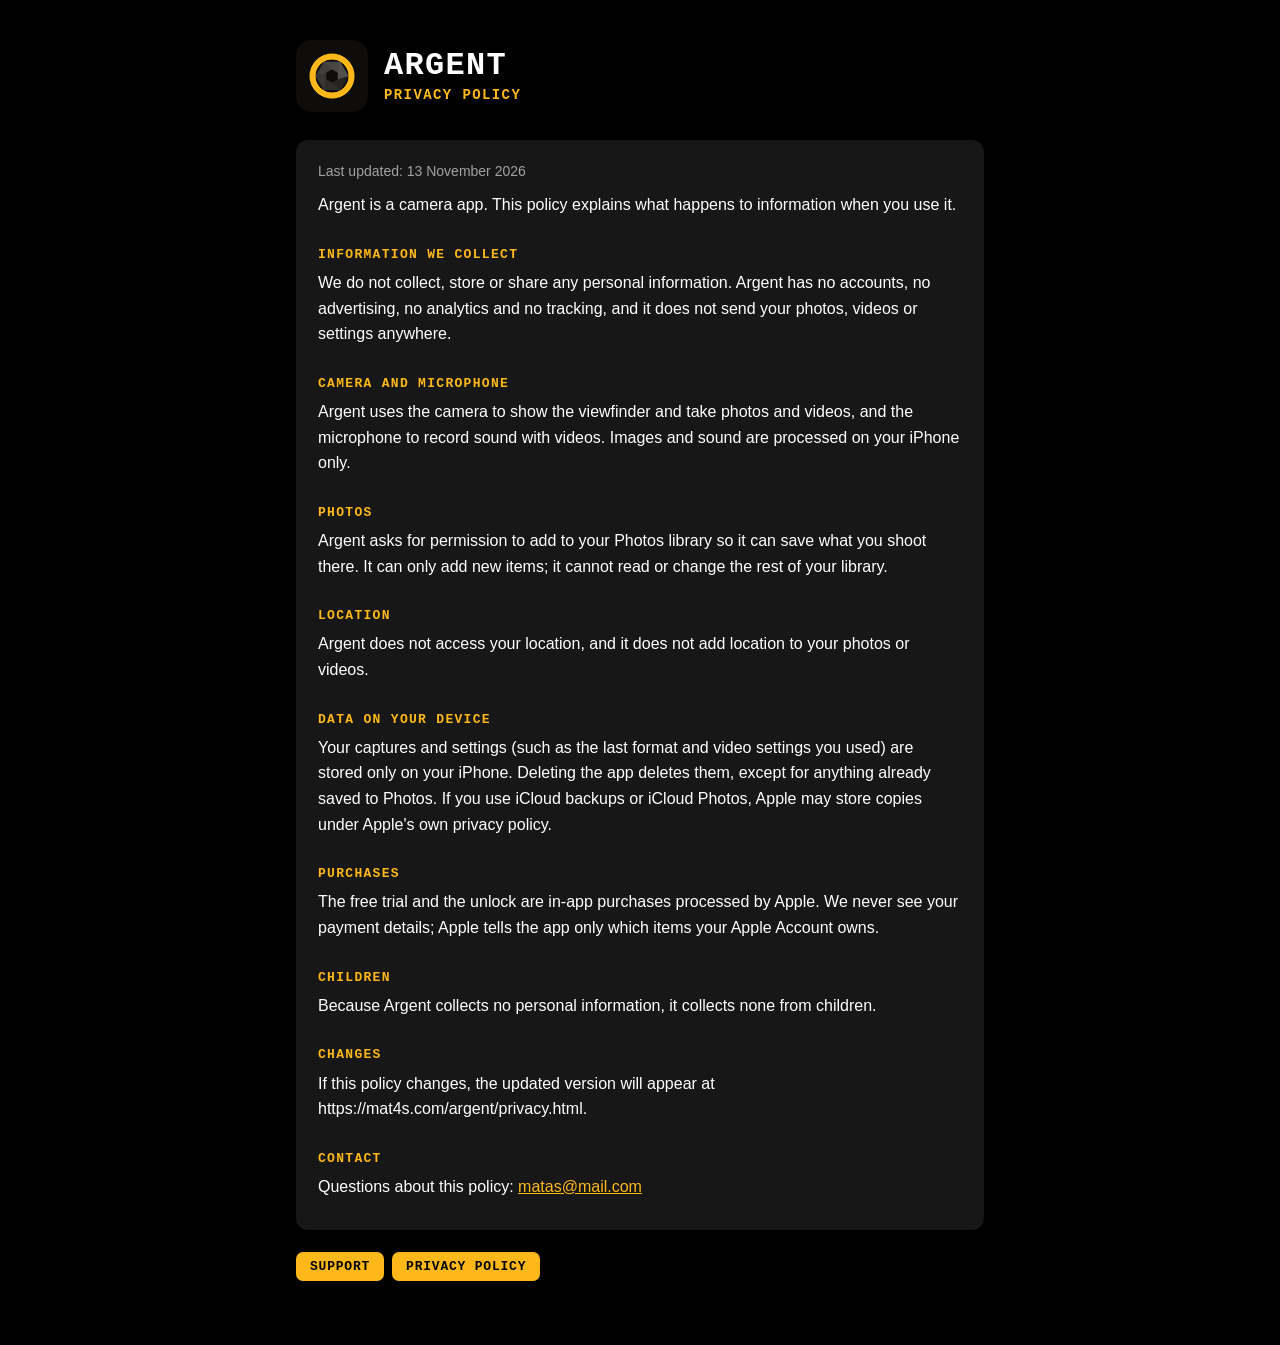
<file: argent/privacy.html>
<!doctype html>
<html lang="en">
<head>
<meta charset="utf-8">
<meta name="viewport" content="width=device-width, initial-scale=1">
<title>Privacy policy – Argent</title>
<meta name="robots" content="index, follow">
<link rel="icon" href="icon.png" type="image/png">
<link rel="apple-touch-icon" href="icon.png">
<style>
:root{--bg:#000;--panel:#171717;--amber:#FFB81A;--text:#fff;--dim:rgba(255,255,255,.6)}
*{box-sizing:border-box}
body{margin:0;background:var(--bg);color:var(--text);
font:16px/1.6 -apple-system,BlinkMacSystemFont,"Helvetica Neue",Arial,sans-serif}
main{max-width:720px;margin:0 auto;padding:40px 16px 64px}
header{display:flex;align-items:center;gap:16px;margin-bottom:28px}
header img{width:72px;height:72px;border-radius:16px}
h1{margin:0;font:700 32px/1.05 ui-monospace,SFMono-Regular,Menlo,monospace;letter-spacing:.04em;text-transform:uppercase}
h1 small{display:block;font-size:14px;color:var(--amber);letter-spacing:.1em;margin-top:6px}
h2{font:600 13px/1.4 ui-monospace,SFMono-Regular,Menlo,monospace;letter-spacing:.1em;color:var(--amber);margin:28px 0 6px;text-transform:uppercase}
p{margin:0 0 10px}
.card{background:var(--panel);border-radius:12px;padding:20px 22px}
nav{display:flex;flex-wrap:wrap;gap:8px;margin-top:22px}
nav a{color:#000;background:var(--amber);text-decoration:none;font:700 13px ui-monospace,SFMono-Regular,Menlo,monospace;
text-transform:uppercase;letter-spacing:.06em;padding:7px 14px;border-radius:7px}
a{color:var(--amber)}
.meta{color:var(--dim);font-size:14px}
</style>
</head>
<body><main>
<header><img src="icon.png" alt="Argent app icon"><h1>Argent<small>Privacy policy</small></h1></header>
<div class="card">
<p class="meta">Last updated: 13 November 2026</p>
<p>Argent is a camera app. This policy explains what happens to information when you use it.</p>
<h2>Information we collect</h2>
<p>We do not collect, store or share any personal information. Argent has no accounts, no advertising, no analytics and no tracking, and it does not send your photos, videos or settings anywhere.</p>
<h2>Camera and microphone</h2>
<p>Argent uses the camera to show the viewfinder and take photos and videos, and the microphone to record sound with videos. Images and sound are processed on your iPhone only.</p>
<h2>Photos</h2>
<p>Argent asks for permission to add to your Photos library so it can save what you shoot there. It can only add new items; it cannot read or change the rest of your library.</p>
<h2>Location</h2>
<p>Argent does not access your location, and it does not add location to your photos or videos.</p>
<h2>Data on your device</h2>
<p>Your captures and settings (such as the last format and video settings you used) are stored only on your iPhone. Deleting the app deletes them, except for anything already saved to Photos. If you use iCloud backups or iCloud Photos, Apple may store copies under Apple's own privacy policy.</p>
<h2>Purchases</h2>
<p>The free trial and the unlock are in-app purchases processed by Apple. We never see your payment details; Apple tells the app only which items your Apple Account owns.</p>
<h2>Children</h2>
<p>Because Argent collects no personal information, it collects none from children.</p>
<h2>Changes</h2>
<p>If this policy changes, the updated version will appear at https://mat4s.com/argent/privacy.html.</p>
<h2>Contact</h2>
<p>Questions about this policy: <a href="mailto:matas@mail.com">matas@mail.com</a></p>
</div>
<nav><a href="./">Support</a><a href="privacy.html">Privacy policy</a></nav>
</main></body>
</html>
</file>
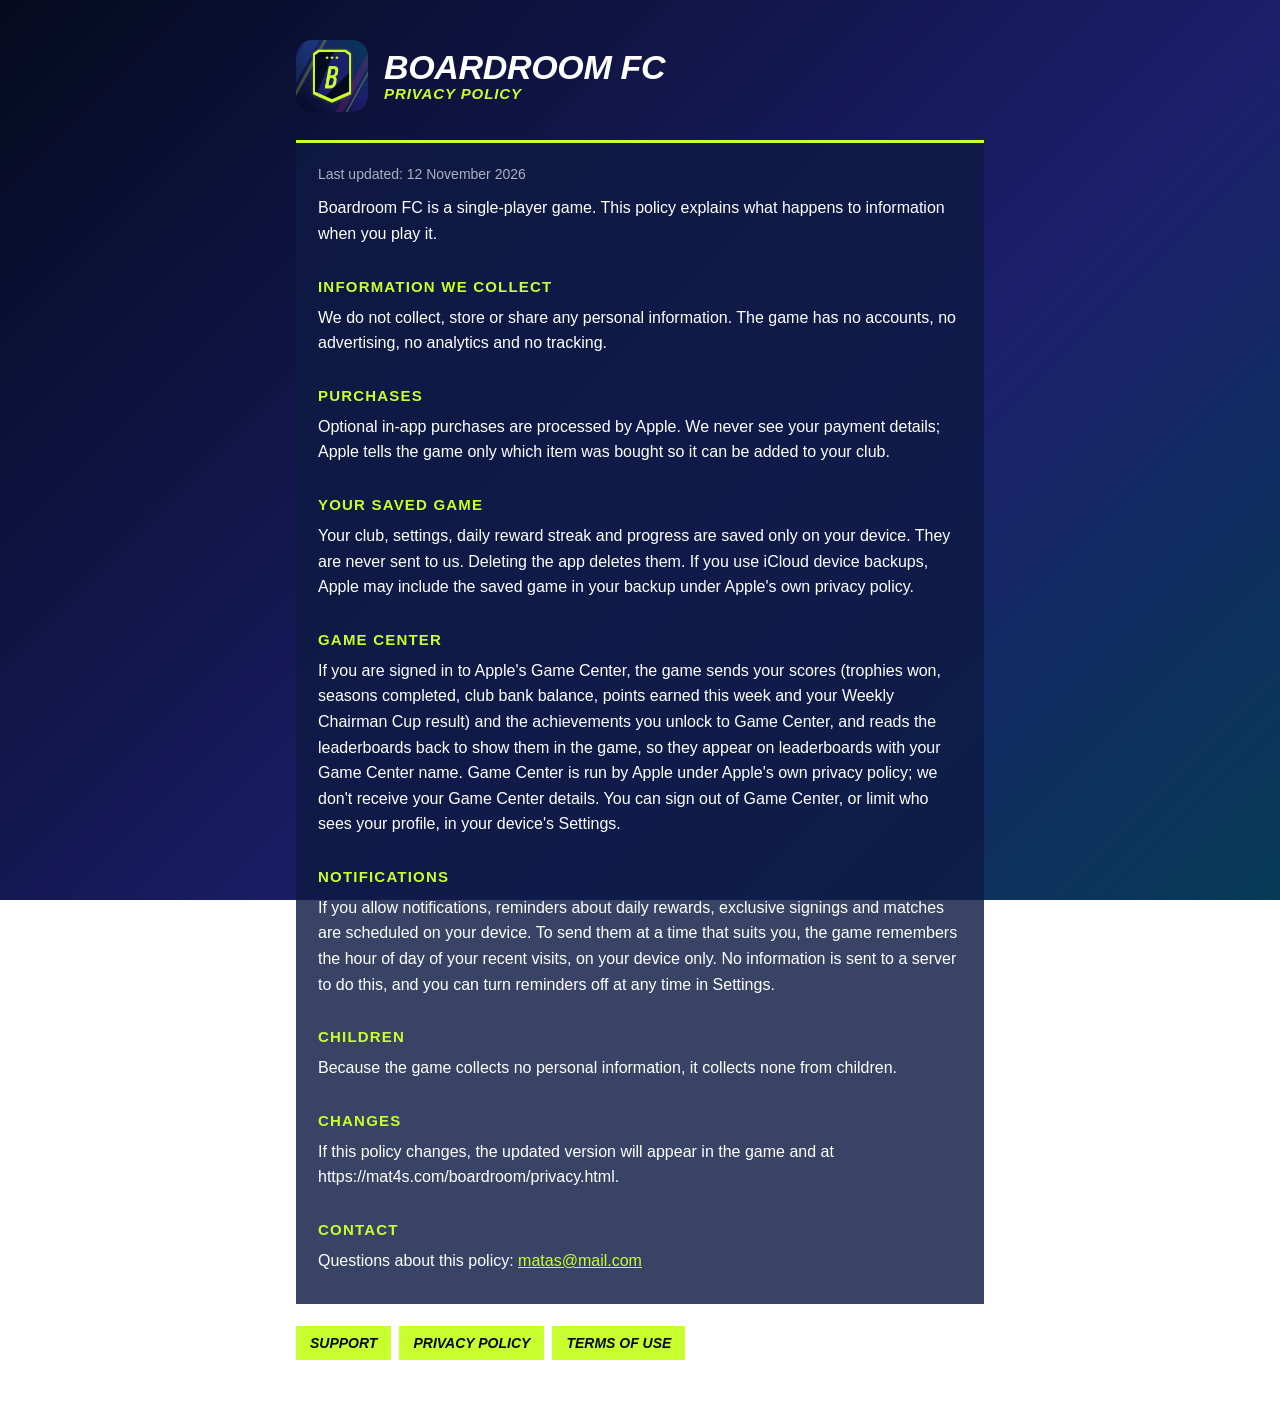
<file: boardroom/privacy.html>
<!doctype html>
<html lang="en">
<head>
<meta charset="utf-8">
<meta name="viewport" content="width=device-width, initial-scale=1">
<title>Privacy policy – Boardroom FC</title>
<meta name="robots" content="index, follow">
<link rel="icon" href="icon.png" type="image/png">
<link rel="apple-touch-icon" href="icon.png">
<style>
:root{--night:#050A1F;--panel:#0E1A44;--volt:#C8FF2E;--text:#fff;--dim:rgba(255,255,255,.66)}
*{box-sizing:border-box}
body{margin:0;background:linear-gradient(135deg,#050A1F,#1C1F6B 60%,#063B57) fixed;color:var(--text);
font:16px/1.6 -apple-system,BlinkMacSystemFont,"Helvetica Neue",Arial,sans-serif}
main{max-width:720px;margin:0 auto;padding:40px 16px 64px}
header{display:flex;align-items:center;gap:16px;margin-bottom:28px}
header img{width:72px;height:72px;border-radius:16px}
h1{margin:0;font-size:34px;line-height:1.05;font-style:italic;font-weight:900;letter-spacing:-.01em;text-transform:uppercase}
h1 small{display:block;font-size:15px;color:var(--volt);letter-spacing:.06em}
h2{font-size:15px;letter-spacing:.08em;color:var(--volt);margin:28px 0 6px;text-transform:uppercase}
p{margin:0 0 10px}
.card{background:rgba(14,26,68,.82);border-top:3px solid var(--volt);padding:20px 22px}
nav{display:flex;flex-wrap:wrap;gap:8px;margin-top:22px}
nav a{color:var(--night);background:var(--volt);text-decoration:none;font-weight:800;font-style:italic;
text-transform:uppercase;padding:6px 14px;font-size:14px}
a{color:var(--volt)}
.meta{color:var(--dim);font-size:14px}
</style>
</head>
<body><main>
<header><img src="icon.png" alt="Boardroom FC app icon"><h1>Boardroom FC<small>Privacy policy</small></h1></header>
<div class="card"><p class="meta">Last updated: 12 November 2026</p>
<p>Boardroom FC is a single-player game. This policy explains what happens to information when you play it.</p>
<h2>Information We Collect</h2>
<p>We do not collect, store or share any personal information. The game has no accounts, no advertising, no analytics and no tracking.</p>
<h2>Purchases</h2>
<p>Optional in-app purchases are processed by Apple. We never see your payment details; Apple tells the game only which item was bought so it can be added to your club.</p>
<h2>Your Saved Game</h2>
<p>Your club, settings, daily reward streak and progress are saved only on your device. They are never sent to us. Deleting the app deletes them. If you use iCloud device backups, Apple may include the saved game in your backup under Apple&#x27;s own privacy policy.</p>
<h2>Game Center</h2>
<p>If you are signed in to Apple&#x27;s Game Center, the game sends your scores (trophies won, seasons completed, club bank balance, points earned this week and your Weekly Chairman Cup result) and the achievements you unlock to Game Center, and reads the leaderboards back to show them in the game, so they appear on leaderboards with your Game Center name. Game Center is run by Apple under Apple&#x27;s own privacy policy; we don&#x27;t receive your Game Center details. You can sign out of Game Center, or limit who sees your profile, in your device&#x27;s Settings.</p>
<h2>Notifications</h2>
<p>If you allow notifications, reminders about daily rewards, exclusive signings and matches are scheduled on your device. To send them at a time that suits you, the game remembers the hour of day of your recent visits, on your device only. No information is sent to a server to do this, and you can turn reminders off at any time in Settings.</p>
<h2>Children</h2>
<p>Because the game collects no personal information, it collects none from children.</p>
<h2>Changes</h2>
<p>If this policy changes, the updated version will appear in the game and at https://mat4s.com/boardroom/privacy.html.</p>
<h2>Contact</h2>
<p>Questions about this policy: <a href="mailto:matas@mail.com">matas@mail.com</a></p></div>
<nav><a href="./">Support</a><a href="privacy.html">Privacy policy</a><a href="terms.html">Terms of use</a></nav>
</main></body>
</html>
</file>
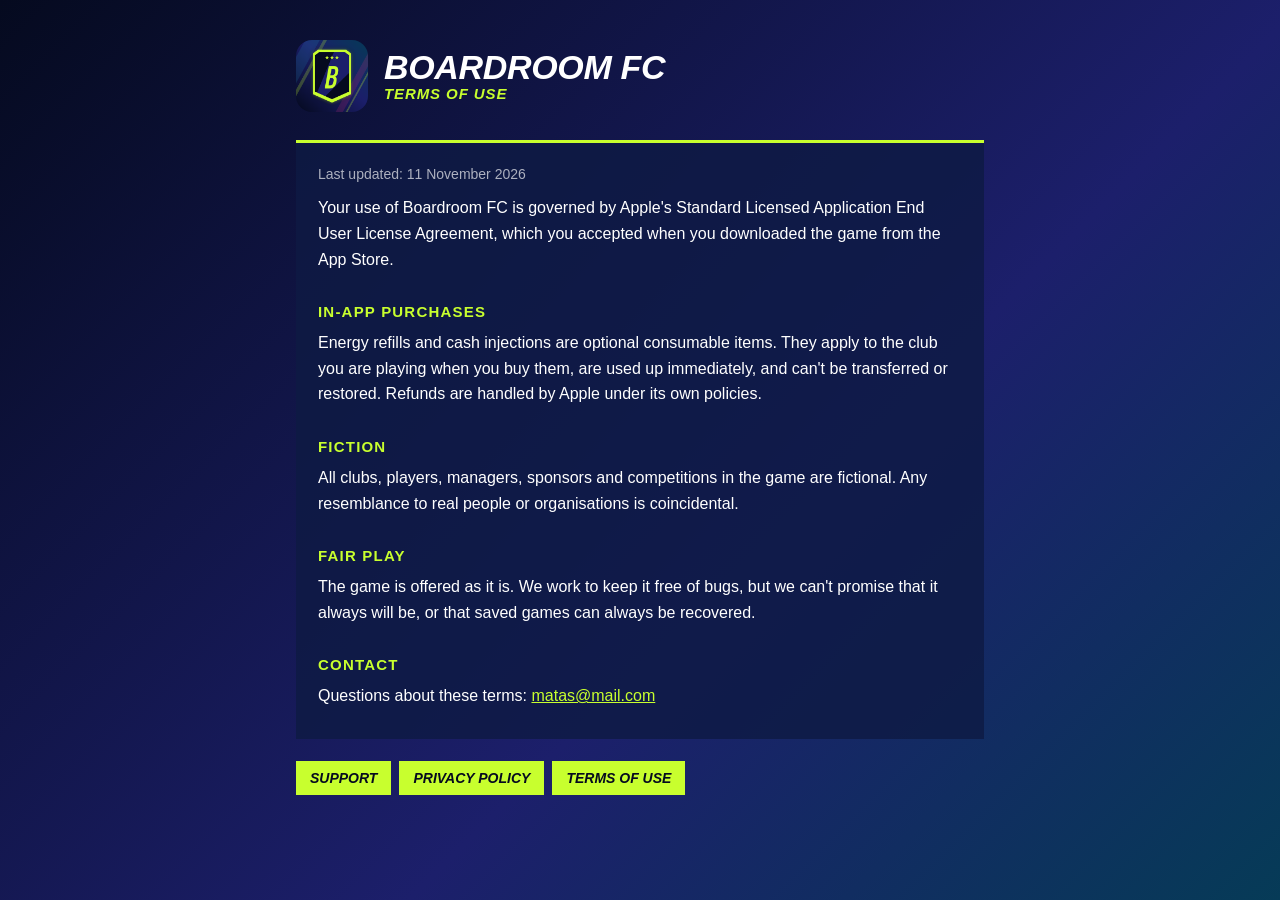
<file: boardroom/terms.html>
<!doctype html>
<html lang="en">
<head>
<meta charset="utf-8">
<meta name="viewport" content="width=device-width, initial-scale=1">
<title>Terms of use – Boardroom FC</title>
<meta name="robots" content="index, follow">
<link rel="icon" href="icon.png" type="image/png">
<link rel="apple-touch-icon" href="icon.png">
<style>
:root{--night:#050A1F;--panel:#0E1A44;--volt:#C8FF2E;--text:#fff;--dim:rgba(255,255,255,.66)}
*{box-sizing:border-box}
body{margin:0;background:linear-gradient(135deg,#050A1F,#1C1F6B 60%,#063B57) fixed;color:var(--text);
font:16px/1.6 -apple-system,BlinkMacSystemFont,"Helvetica Neue",Arial,sans-serif}
main{max-width:720px;margin:0 auto;padding:40px 16px 64px}
header{display:flex;align-items:center;gap:16px;margin-bottom:28px}
header img{width:72px;height:72px;border-radius:16px}
h1{margin:0;font-size:34px;line-height:1.05;font-style:italic;font-weight:900;letter-spacing:-.01em;text-transform:uppercase}
h1 small{display:block;font-size:15px;color:var(--volt);letter-spacing:.06em}
h2{font-size:15px;letter-spacing:.08em;color:var(--volt);margin:28px 0 6px;text-transform:uppercase}
p{margin:0 0 10px}
.card{background:rgba(14,26,68,.82);border-top:3px solid var(--volt);padding:20px 22px}
nav{display:flex;flex-wrap:wrap;gap:8px;margin-top:22px}
nav a{color:var(--night);background:var(--volt);text-decoration:none;font-weight:800;font-style:italic;
text-transform:uppercase;padding:6px 14px;font-size:14px}
a{color:var(--volt)}
.meta{color:var(--dim);font-size:14px}
</style>
</head>
<body><main>
<header><img src="icon.png" alt="Boardroom FC app icon"><h1>Boardroom FC<small>Terms of use</small></h1></header>
<div class="card"><p class="meta">Last updated: 11 November 2026</p>
<p>Your use of Boardroom FC is governed by Apple&#x27;s Standard Licensed Application End User License Agreement, which you accepted when you downloaded the game from the App Store.</p>
<h2>In-App Purchases</h2>
<p>Energy refills and cash injections are optional consumable items. They apply to the club you are playing when you buy them, are used up immediately, and can&#x27;t be transferred or restored. Refunds are handled by Apple under its own policies.</p>
<h2>Fiction</h2>
<p>All clubs, players, managers, sponsors and competitions in the game are fictional. Any resemblance to real people or organisations is coincidental.</p>
<h2>Fair Play</h2>
<p>The game is offered as it is. We work to keep it free of bugs, but we can&#x27;t promise that it always will be, or that saved games can always be recovered.</p>
<h2>Contact</h2>
<p>Questions about these terms: <a href="mailto:matas@mail.com">matas@mail.com</a></p></div>
<nav><a href="./">Support</a><a href="privacy.html">Privacy policy</a><a href="terms.html">Terms of use</a></nav>
</main></body>
</html>
</file>
<file: styles.css>
/* =========================================================================
   Matas — fine art portfolio
   Soft Structuralism: silver-grey field, massive wide display type,
   floating works with soft diffused shadows, one electric-blue accent.
   ========================================================================= */

:root {
  --bg:        #f1f1ef;
  --bg-tint:   #e9e9e6;
  --ink:       #161616;
  --muted:     #6f6f6c;
  --faint:     #9b9b97;
  --line:      rgba(22, 22, 22, 0.12);
  --line-soft: rgba(22, 22, 22, 0.07);
  --accent:    #4300ff;
  --accent-12: rgba(67, 0, 255, 0.12);
  --paper:     #fbfbfa;

  /* deep electric blue used full-bleed on the home page */
  --blue:      #4300ff;
  --blue-deep: #2e00c4;
  --outline:   #ececec;   /* near-white text outline, matches original */

  --display: "Archivo", "Arial Narrow", system-ui, sans-serif;
  --body:    "Inter", system-ui, -apple-system, sans-serif;

  --shadow-rest:  0 18px 40px -28px rgba(20, 20, 35, 0.45);
  --shadow-lift:  0 50px 90px -40px rgba(20, 20, 40, 0.55);

  --ease: cubic-bezier(0.32, 0.72, 0, 1);
  --maxw: 1240px;
  --gutter: clamp(20px, 5vw, 72px);
}

/* ----- reset ----------------------------------------------------------- */
*, *::before, *::after { box-sizing: border-box; }
html { -webkit-text-size-adjust: 100%; scroll-behavior: smooth; }
body {
  margin: 0;
  background: var(--bg);
  color: var(--ink);
  font-family: var(--body);
  font-size: 16px;
  line-height: 1.5;
  letter-spacing: -0.01em;
  -webkit-font-smoothing: antialiased;
  text-rendering: optimizeLegibility;
  overflow-x: hidden;
}
img { display: block; max-width: 100%; height: auto; }
a { color: inherit; text-decoration: none; }
button { font: inherit; }

::selection { background: var(--accent); color: #fff; }

/* ----- home: deep-blue field, white type ------------------------------- */
body.theme-blue {
  background: var(--blue);
  color: #fff;
}
body.theme-blue ::selection { background: #fff; color: var(--blue); }

/* subtle paper grain over the whole field */
body::after {
  content: "";
  position: fixed;
  inset: 0;
  z-index: 60;
  pointer-events: none;
  opacity: 0.035;
  background-image: url("data:image/svg+xml;utf8,<svg xmlns='http://www.w3.org/2000/svg' width='160' height='160'><filter id='n'><feTurbulence type='fractalNoise' baseFrequency='0.85' numOctaves='2' stitchTiles='stitch'/></filter><rect width='100%25' height='100%25' filter='url(%23n)'/></svg>");
  mix-blend-mode: multiply;
}

/* screen-reader-only: text alternatives for canvas/visual content. Present in
   the DOM and read by assistive tech and crawlers, but not painted. */
.sr-only {
  position: absolute;
  width: 1px; height: 1px;
  padding: 0; margin: -1px;
  overflow: hidden;
  clip: rect(0, 0, 0, 0);
  white-space: nowrap;
  border: 0;
}

/* ----- layout helpers -------------------------------------------------- */
.wrap { width: 100%; max-width: var(--maxw); margin: 0 auto; padding-inline: var(--gutter); }
.eyebrow {
  font-size: 11px;
  letter-spacing: 0.28em;
  text-transform: uppercase;
  color: var(--faint);
  font-weight: 500;
}

/* =========================================================================
   Header / nav
   ========================================================================= */
.site-head {
  position: fixed;
  top: 0; left: 0; right: 0;
  z-index: 50;
  display: flex;
  align-items: center;
  justify-content: space-between;
  padding: clamp(16px, 2.4vw, 26px) var(--gutter);
  color: var(--ink);
}
body.theme-blue .site-head { color: #fff; }

/* home only: top bar is hidden until you scroll past the hero, then it
   slides in as a translucent bar */
.site-head.autohide {
  transform: translateY(-115%);
  opacity: 0;
  pointer-events: none;
  transition: transform 0.55s var(--ease), opacity 0.4s var(--ease), background 0.4s var(--ease);
}
.site-head.autohide.shown {
  transform: none;
  opacity: 1;
  pointer-events: auto;
  background: rgba(38, 0, 175, 0.94);   /* solid enough that white nav always reads, even over the white section */
  -webkit-backdrop-filter: blur(12px);
          backdrop-filter: blur(12px);
  border-bottom: 1px solid rgba(255, 255, 255, 0.16);
}
/* keep the brand + nav white whenever the bar is shown */
.site-head.autohide.shown, .site-head.autohide.shown .brand .dot { color: #fff; }
.autohide-sentinel { display: block; width: 1px; height: 1px; }
@media (prefers-reduced-motion: reduce) {
  .site-head.autohide { transition: opacity 0.2s linear; }
}

.brand {
  font-family: var(--display);
  font-weight: 800;
  font-stretch: 125%;
  font-size: 18px;
  letter-spacing: 0.02em;
}
.brand .dot { color: var(--accent); }
body.theme-blue .brand .dot { color: #fff; }

.nav { display: flex; gap: clamp(18px, 2.4vw, 40px); }
.nav a {
  position: relative;
  font-size: 13px;
  letter-spacing: 0.01em;
  padding-block: 4px;
  color: inherit;
}
.nav a::after {
  content: "";
  position: absolute;
  left: 0; bottom: 0;
  width: 100%; height: 1px;
  background: currentColor;
  transform: scaleX(0);
  transform-origin: right;
  transition: transform 0.5s var(--ease);
}
.nav a:hover::after, .nav a:focus-visible::after { transform: scaleX(1); transform-origin: left; }
.nav a[aria-current="page"]::after { transform: scaleX(1); }
.nav .muted-link { opacity: 0.6; }

:focus-visible { outline: 2px solid var(--accent); outline-offset: 3px; border-radius: 2px; }

/* =========================================================================
   Home — hero
   ========================================================================= */
/* outlined display type — transparent fill + stroke, as in the original */
.outline {
  color: transparent;
  -webkit-text-stroke: 1.5px var(--outline);
  text-stroke: 1.5px var(--outline);
  paint-order: stroke fill;
}
@supports not ((-webkit-text-stroke: 1px #000) or (text-stroke: 1px #000)) {
  .outline { color: #fff; }   /* graceful fallback */
}

.hero {
  min-height: 100svh;
  display: flex;
  align-items: center;
  padding-top: clamp(110px, 14vh, 180px);
  padding-bottom: clamp(40px, 7vh, 80px);
}
.hero .wrap { width: 100%; }

.hero-grid { display: grid; grid-template-columns: 1fr; gap: clamp(28px, 5vw, 64px); }
.hero-role {
  font-family: var(--display);
  font-weight: 600;
  font-stretch: 112%;
  font-size: clamp(13px, 1.3vw, 17px);
  text-transform: uppercase;
  letter-spacing: 0.2em;
  color: rgba(255, 255, 255, 0.72);
  margin: 0 0 clamp(14px, 2vw, 26px);
}
.hero-mark {
  font-family: var(--display);
  font-weight: 900;
  font-stretch: 118%;
  line-height: 0.82;
  letter-spacing: -0.012em;
  font-size: clamp(64px, 16.5vw, 260px);
  margin: 0;
  white-space: nowrap;
}
.hero-mark .dot,
.section-title .dot {
  -webkit-text-fill-color: #fff;
  color: #fff;
  -webkit-text-stroke-width: 0;
  text-stroke: 0;
}

/* name above, nav + description below */
.hero-foot {
  display: grid;
  grid-template-columns: 1fr minmax(280px, 0.7fr);
  gap: clamp(28px, 6vw, 90px);
  align-items: end;
  margin-top: clamp(28px, 5vw, 70px);
}
.hero-nav { display: flex; flex-direction: column; gap: 10px; font-size: clamp(15px, 1.4vw, 18px); }
.hero-nav a {
  position: relative; width: max-content;
  font-style: italic;
  border: 1px solid rgba(255, 255, 255, 0.9);
  padding: 8px 18px;
  transition: background 0.35s var(--ease), color 0.35s var(--ease), border-color 0.35s var(--ease);
}
.hero-nav a:hover, .hero-nav a:focus-visible {
  background: #fff; border-color: #fff; color: var(--blue);
}

.hero-lede {
  font-size: clamp(14px, 1.15vw, 16px);
  line-height: 1.6;
  color: rgba(255, 255, 255, 0.92);
  max-width: 42ch;
  margin: 0;
}
.hero-lede .accent { color: #fff; font-weight: 600; }

.scroll-cue {
  display: inline-flex;
  align-items: center;
  gap: 10px;
  margin-top: 26px;
  font-size: 12px;
  letter-spacing: 0.12em;
  text-transform: uppercase;
  color: rgba(255, 255, 255, 0.6);
}
.scroll-cue .line {
  width: 46px; height: 1px; background: #fff; opacity: 0.6;
  transform-origin: left;
  animation: cue 2.4s var(--ease) infinite;
}
@keyframes cue { 0%,100%{ transform: scaleX(0.4);} 50%{ transform: scaleX(1);} }

/* =========================================================================
   Home — full-screen infinite 3D gallery
   ========================================================================= */
.gallery-page {
  height: 100svh;
  overflow: hidden;
  background: #000;
  color: #fff;
  cursor: grab;
}
.gallery-page:active { cursor: grabbing; }
.gallery-page::after { opacity: 0; }   /* drop the paper grain over the gallery */
/* the canvas lives INSIDE .gallery-overlay (not a fixed sibling) so that the
   headline's mix-blend-mode shares one stacking context with it — CSS
   blending only composites within a single stacking context, so a sibling
   .gallery-root under <body> would never be visible to the blend at all */
.gallery-root {
  position: absolute; inset: 0; z-index: 0;
  touch-action: none;
  pointer-events: auto;
}
.gallery-root #gl { display: block; width: 100%; height: 100%; }

.gallery-overlay {
  position: fixed; inset: 0; z-index: 10;
  pointer-events: none;
}
.gallery-overlay a { pointer-events: auto; }
/* the original hero layout, reused as the overlay so positioning is unchanged */
.gallery-overlay .hero { position: relative; z-index: 1; min-height: 100svh; }

/* small text links (catalogue + contact) */
.g-catalogue {
  display: inline-flex; align-items: center; gap: 8px;
  font-family: var(--display); font-weight: 600; font-stretch: 108%;
  text-transform: uppercase; letter-spacing: 0.12em;
  font-size: 12px; color: rgba(255, 255, 255, 0.85);
  border-bottom: 1px solid rgba(255, 255, 255, 0.4);
  padding-bottom: 4px;
  transition: color 0.3s var(--ease), border-color 0.3s var(--ease);
}
.g-catalogue span { transition: transform 0.3s var(--ease); }
.g-catalogue:hover, .g-catalogue:focus-visible { color: #fff; border-color: #fff; }
.g-catalogue:hover span { transform: translateX(4px); }

.g-links { margin-top: 26px; display: flex; flex-direction: column; align-items: flex-start; gap: 14px; }
.g-contact-mobile { display: none; }

/* the contact link sits where the nav buttons were — undo the button styling */
.hero-nav .g-catalogue {
  border: none; border-bottom: 1px solid rgba(255, 255, 255, 0.4);
  padding: 0 0 4px; font-style: normal; width: max-content;
}
.hero-nav .g-catalogue:hover, .hero-nav .g-catalogue:focus-visible {
  background: transparent; color: #fff; border-color: #fff;
}

/* the big Matas inverts against paintings passing behind it (template's
   exclusion blend); eyebrow, lede and links stay untouched */
.gallery-overlay .hero-mark { mix-blend-mode: exclusion; }

/* halftone.js prints the big Matas as dots on a canvas inside the h1, so the
   exclusion blend above still applies; the DOM text stays for selection/SEO
   but goes invisible once the canvas is ready (.is-halftone) */
.gallery-overlay .hero-mark { position: relative; }
.hero-mark .hm-base { display: inline-block; width: 0; height: 0; vertical-align: baseline; }
.hero-mark .hm-canvas { position: absolute; pointer-events: none; }
.gallery-overlay .hero-mark.is-halftone,
.gallery-overlay .hero-mark.is-halftone .dot {
  -webkit-text-stroke-color: transparent; text-stroke-color: transparent;
  -webkit-text-fill-color: transparent; color: transparent;
}

/* desktop: slightly heavier outline on the big Matas */
@media (min-width: 901px) {
  .gallery-overlay .hero-mark { -webkit-text-stroke-width: 2px; text-stroke-width: 2px; }
}

/* mobile: quieter eyebrow; nav buttons gone (space kept); contact joins the links */
@media (max-width: 640px) {
  .gallery-overlay .hero-role { font-size: 10px; letter-spacing: 0.24em; opacity: 0.85; }
  .g-contact-desktop { visibility: hidden; }
  .g-contact-mobile { display: inline-flex; }
  /* smaller so the links read as a footnote to the lede, not louder than it */
  .gallery-overlay .g-catalogue { font-size: 10px; letter-spacing: 0.1em; gap: 6px; }
  .gallery-overlay .g-links { gap: 10px; }
}

.g-fallback { position: fixed; inset: 0; display: flex; flex-direction: column; align-items: center; justify-content: center; gap: 14px; text-align: center; color: #fff; padding: 24px; }
.g-fallback-mark { font-family: var(--display); font-weight: 900; font-size: clamp(48px, 12vw, 140px); margin: 0; line-height: 0.9; }
.g-fallback .dot { color: var(--accent); }
.g-fallback a { color: #fff; text-decoration: underline; text-underline-offset: 3px; }

@media (prefers-reduced-motion: reduce) {
  .gallery-page { cursor: default; }
}

/* =========================================================================
   Home — selected works mosaic
   ========================================================================= */
.works {
  padding-block: clamp(48px, 8vh, 120px);
  border-top: 1px solid rgba(255, 255, 255, 0.18);
}
/* fine-art mosaic sits on its own white band */
.section-light {
  background: #ffffff;
  color: var(--ink);
  border-top: none;
}
.section-light .section-title.outline { -webkit-text-stroke-color: rgba(20, 20, 20, 0.88); text-stroke-color: rgba(20, 20, 20, 0.88); }
.section-light .section-title .dot { -webkit-text-fill-color: var(--accent); color: var(--accent); -webkit-text-stroke-width: 0; }
.section-light .section-link { color: var(--ink); border-bottom-color: rgba(20, 20, 20, 0.3); }
.section-light .section-link:hover { border-bottom-color: var(--ink); }
.section-head {
  display: flex;
  align-items: baseline;
  justify-content: space-between;
  gap: 20px;
  margin-bottom: clamp(28px, 4vw, 56px);
  flex-wrap: wrap;
}
.section-title {
  font-family: var(--display);
  font-weight: 900;
  font-stretch: 122%;
  font-size: clamp(34px, 6vw, 92px);
  letter-spacing: -0.015em;
  line-height: 0.9;
  margin: 0;
}
.works-lead {
  font-family: var(--display);
  font-weight: 700;
  font-stretch: 104%;
  font-size: clamp(18px, 2.4vw, 34px);
  line-height: 1.16;
  letter-spacing: -0.005em;
  text-transform: uppercase;
  max-width: 24ch;
  margin: 0 0 clamp(34px, 5vw, 64px);
}
.section-link {
  display: inline-flex; align-items: center; gap: 10px;
  font-size: 13px; letter-spacing: 0.04em;
  color: #fff;
  padding-bottom: 2px;
  border-bottom: 1px solid rgba(255, 255, 255, 0.35);
  transition: border-color 0.4s var(--ease);
  align-self: flex-end;
}
.section-link:hover { border-bottom-color: #fff; }
.section-link .arrow {
  display: inline-grid; place-items: center;
  width: 32px; height: 32px; border-radius: 50%;
  border: 1px solid rgba(255, 255, 255, 0.45);
  color: #fff;
  transition: transform 0.5s var(--ease), background 0.4s var(--ease), color 0.4s var(--ease);
}
.section-link:hover .arrow { transform: translate(3px, -3px); background: #fff; color: var(--blue); }

/* masonry — full paintings, never cropped */
/* flex-column masonry: full pictures, and a hover that expands cleanly
   (CSS multicol used to clip the scaled tile, so we use real columns) */
.mosaic {
  display: flex;
  align-items: flex-start;
  gap: clamp(12px, 1.6vw, 24px);
}
.mcol {
  flex: 1 1 0;
  min-width: 0;
  display: flex;
  flex-direction: column;
  gap: clamp(12px, 1.6vw, 24px);
}
.tile {
  position: relative;
  display: block;
  background: rgba(0, 0, 0, 0.12);
  transform-origin: center;
  transition: transform 0.55s var(--ease), box-shadow 0.55s var(--ease);
  will-change: transform;
}
.tile img {
  width: 100%;
  height: auto;            /* full picture, natural aspect ratio */
  display: block;
}
.tile figcaption {
  position: absolute;
  left: 0; right: 0; bottom: 0;
  display: flex; justify-content: flex-end; align-items: end;
  padding: 16px 16px 14px;
  font-size: 12px; letter-spacing: 0.06em; text-transform: uppercase;
  color: #fff;
  background: linear-gradient(to top, rgba(0,0,0,0.5), transparent);
  opacity: 0;
  transform: translateY(8px);
  transition: opacity 0.5s var(--ease), transform 0.5s var(--ease);
}
.tile figcaption .num { font-family: var(--display); font-weight: 700; font-stretch: 110%; }
/* the whole work grows from its fixed size: it expands, it does not zoom-crop */
.tile:hover { transform: scale(1.06); z-index: 5; box-shadow: 0 40px 80px -30px rgba(0,0,0,0.55); }
.tile:hover figcaption { opacity: 1; transform: translateY(0); }

@media (max-width: 640px) {
  .mosaic { flex-direction: column; }
  .mcol { width: 100%; }
}

/* =========================================================================
   Projects — home sideways scroller + projects page
   ========================================================================= */
.projects-block { padding-block: clamp(60px, 10vh, 140px); border-top: 1px solid rgba(255, 255, 255, 0.18); }
.projects-sub { margin: 14px 0 0; font-size: clamp(14px, 1.2vw, 17px); color: rgba(255, 255, 255, 0.62); max-width: 44ch; }

/* horizontal scroller (edge-to-edge, snaps, drag or wheel) */
.proj-scroller {
  margin-top: clamp(28px, 4vw, 52px);
  overflow-x: auto; overflow-y: hidden;
  scroll-snap-type: x proximity;
  -webkit-overflow-scrolling: touch;
  padding: 22px var(--gutter) 22px;   /* room so hovered cards don't clip at the top */
  cursor: grab;
  scrollbar-width: thin;
  scrollbar-color: rgba(255,255,255,0.3) transparent;
}
.proj-scroller.dragging { cursor: grabbing; scroll-snap-type: none; user-select: none; }
.proj-scroller::-webkit-scrollbar { height: 4px; }
.proj-scroller::-webkit-scrollbar-track { background: rgba(255,255,255,0.08); }
.proj-scroller::-webkit-scrollbar-thumb { background: rgba(255,255,255,0.3); border-radius: 4px; }
.proj-track { display: inline-flex; gap: clamp(14px, 1.6vw, 22px); padding-right: var(--gutter); }

.proj-card {
  scroll-snap-align: start;
  flex: 0 0 auto;
  width: clamp(238px, 25vw, 320px);
  height: clamp(310px, 32vw, 420px);
  display: flex; flex-direction: column; justify-content: space-between;
  padding: clamp(18px, 1.7vw, 26px);
  border: 1px solid rgba(255, 255, 255, 0.18);
  border-radius: 6px;
  background: linear-gradient(158deg, rgba(255,255,255,0.07), rgba(255,255,255,0.02));
  color: #fff;
  position: relative; overflow: hidden;
  transition: transform 0.5s var(--ease), border-color 0.4s var(--ease), background 0.4s var(--ease);
}
.proj-card:hover, .proj-card:focus-visible {
  transform: translateY(-6px);
  border-color: rgba(255, 255, 255, 0.45);
  background: linear-gradient(158deg, rgba(255,255,255,0.12), rgba(255,255,255,0.03));
  outline: none;
}
.proj-top { display: flex; justify-content: space-between; align-items: center; font-size: 11px; letter-spacing: 0.12em; text-transform: uppercase; color: rgba(255,255,255,0.6); }
.proj-n { font-family: var(--display); font-weight: 700; font-stretch: 110%; }
.proj-mid { flex: 1; display: grid; place-items: center; overflow: hidden; }
.proj-ghost {
  font-family: var(--display); font-weight: 900; font-stretch: 118%;
  font-size: clamp(42px, 5.5vw, 76px);
  color: transparent; -webkit-text-stroke: 1px rgba(255,255,255,0.16);
  white-space: nowrap; transition: -webkit-text-stroke-color 0.4s var(--ease);
}
.proj-card:hover .proj-ghost { -webkit-text-stroke-color: rgba(255,255,255,0.32); }
.proj-title { font-family: var(--display); font-weight: 800; font-stretch: 108%; font-size: clamp(20px, 2vw, 28px); margin: 0 0 8px; }
.proj-meta { display: flex; justify-content: space-between; align-items: center; font-size: 12px; color: rgba(255,255,255,0.55); }
.proj-status { color: rgba(255,255,255,0.85); }

.proj-card-end {
  background: #fff; color: var(--blue); border-color: #fff;
  align-items: flex-start; text-decoration: none;
}
.proj-card-end:hover { transform: translateY(-6px); background: #fff; }
.proj-end-label { font-family: var(--display); font-weight: 800; font-stretch: 108%; font-size: clamp(22px, 2.2vw, 32px); line-height: 1.0; }
.proj-end-arrow { font-size: 30px; line-height: 1; }

.proj-hint { margin: 16px 0 0; font-size: 11px; letter-spacing: 0.18em; text-transform: uppercase; color: rgba(255,255,255,0.42); }

/* projects page */
.projects-page { padding-top: clamp(120px, 16vh, 180px); padding-bottom: clamp(60px, 10vh, 120px); }
.pp-eyebrow { font-size: 11px; letter-spacing: 0.28em; text-transform: uppercase; color: rgba(255,255,255,0.6); margin: 0 0 14px; }
.pp-title { font-family: var(--display); font-weight: 900; font-stretch: 122%; font-size: clamp(58px, 14vw, 200px); line-height: 0.84; letter-spacing: -0.02em; margin: 0; }
.pp-title .dot { -webkit-text-fill-color: #fff; color: #fff; -webkit-text-stroke-width: 0; }
.pp-lead { margin: clamp(22px, 3vw, 32px) 0 0; max-width: 56ch; font-size: clamp(15px, 1.5vw, 18px); line-height: 1.6; color: rgba(255,255,255,0.85); }

.pp-list { margin-top: clamp(40px, 6vw, 80px); border-top: 1px solid rgba(255,255,255,0.16); }
.pp-row {
  display: grid;
  grid-template-columns: 54px 1.5fr 1.1fr 70px 1fr;
  gap: clamp(12px, 2vw, 28px); align-items: center;
  padding: clamp(20px, 2.2vw, 32px) 0;
  border-bottom: 1px solid rgba(255,255,255,0.12);
  color: #fff;
  transition: padding-left 0.45s var(--ease), background 0.4s var(--ease);
}
.pp-row:hover { padding-left: 14px; background: linear-gradient(to right, rgba(255,255,255,0.05), transparent); }
.pp-row-n { font-family: var(--display); font-weight: 700; color: rgba(255,255,255,0.5); font-size: 14px; }
.pp-row-title { font-family: var(--display); font-weight: 800; font-stretch: 106%; font-size: clamp(20px, 2.2vw, 32px); }
.pp-row-cat { color: rgba(255,255,255,0.7); font-size: 14px; }
.pp-row-year { color: rgba(255,255,255,0.5); font-size: 14px; }
.pp-row-status { justify-self: end; font-size: 12px; letter-spacing: 0.06em; text-transform: uppercase; color: rgba(255,255,255,0.6); }

@media (max-width: 760px) {
  .pp-row { grid-template-columns: 40px 1fr auto; row-gap: 4px; }
  .pp-row-cat { grid-column: 2; color: rgba(255,255,255,0.6); }
  .pp-row-year { display: none; }
  .pp-row-status { grid-column: 2 / 4; justify-self: start; }
}

/* =========================================================================
   Art gallery
   ========================================================================= */
.gallery-intro {
  padding-top: clamp(120px, 18vh, 240px);
  padding-bottom: clamp(40px, 8vh, 96px);
}
.gallery-intro h1 {
  font-family: var(--display);
  font-weight: 800;
  font-stretch: 125%;
  font-size: clamp(60px, 15vw, 220px);
  line-height: 0.82;
  letter-spacing: -0.02em;
  margin: 18px 0 0;
}
.gallery-intro h1 .dot { color: var(--accent); }
.gallery-intro .sub {
  margin-top: 28px;
  max-width: 52ch;
  font-size: clamp(15px, 1.5vw, 18px);
  color: var(--muted);
  line-height: 1.6;
}
.gallery-count {
  display: flex; gap: 28px; flex-wrap: wrap;
  margin-top: 34px;
  font-size: 13px; color: var(--faint);
  border-top: 1px solid var(--line);
  padding-top: 18px;
}
.gallery-count b { color: var(--ink); font-weight: 600; }
.gallery-count a { color: inherit; border-bottom: 1px solid var(--line); padding-bottom: 2px; transition: color 0.3s var(--ease), border-color 0.3s var(--ease); }
.gallery-count a:hover, .gallery-count a:focus-visible { color: var(--ink); border-color: var(--ink); }

/* catalogue groups — Available, then the Archive of unavailable work */
.cat-group { scroll-margin-top: 90px; }
.cat-head {
  display: flex; align-items: baseline; justify-content: space-between;
  gap: 16px 28px; flex-wrap: wrap;
  padding-top: clamp(26px, 5vh, 56px);
  margin-bottom: clamp(26px, 5vh, 60px);
  border-top: 1px solid var(--line);
}
.cat-group:first-child .cat-head { border-top: 0; padding-top: 0; }
.cat-head h2 {
  font-family: var(--display);
  font-weight: 800; font-stretch: 118%;
  font-size: clamp(30px, 5vw, 64px);
  line-height: 0.9; letter-spacing: -0.015em;
  margin: 0;
}
.cat-head h2 .dot { color: var(--accent); }
.cat-note {
  margin: 0;
  font-size: 12px; letter-spacing: 0.14em; text-transform: uppercase;
  color: var(--faint);
}

.piece {
  display: grid;
  grid-template-columns: 1fr 1fr;
  gap: clamp(28px, 5vw, 90px);
  align-items: center;
  padding-block: clamp(56px, 9vh, 130px);
  border-top: 1px solid var(--line-soft);
}
.piece:nth-child(even) .piece-media { order: 2; }
.piece-media {
  position: relative;
  border-radius: 3px;
  overflow: hidden;
  box-shadow: var(--shadow-rest);
  background: var(--bg-tint);
  transform-origin: center;
  transition: transform 0.55s var(--ease), box-shadow 0.55s var(--ease);
  will-change: transform;
}
.piece-media img {
  width: 100%; height: 100%;
  object-fit: cover;
}
/* the whole painting grows from its fixed size on hover, it does not zoom-crop */
.piece-media:hover { transform: scale(1.05); z-index: 2; box-shadow: var(--shadow-lift); }
/* click target to open the full-size lightbox */
.piece-zoom {
  position: absolute; inset: 0; z-index: 3;
  border: 0; padding: 0; margin: 0; background: transparent;
  cursor: zoom-in; -webkit-appearance: none; appearance: none;
}
.piece-zoom:focus-visible { outline: 2px solid var(--accent); outline-offset: 4px; }

/* ---- lightbox ---- */
.lightbox {
  position: fixed; inset: 0; z-index: 200;
  display: flex; align-items: center; justify-content: center;
  padding: clamp(16px, 4vw, 56px);
  background: rgba(10, 6, 40, 0.86);
  -webkit-backdrop-filter: blur(8px); backdrop-filter: blur(8px);
  opacity: 0; visibility: hidden;
  transition: opacity 0.4s var(--ease), visibility 0.4s var(--ease);
  cursor: zoom-out;
}
.lightbox.open { opacity: 1; visibility: visible; }
.lightbox-figure { margin: 0; max-width: 100%; max-height: 100%; display: flex; flex-direction: column; align-items: center; gap: 14px; transform: scale(0.96); transition: transform 0.45s var(--ease); }
.lightbox.open .lightbox-figure { transform: scale(1); }
.lightbox-img {
  max-width: 100%; max-height: 82vh;
  width: auto; height: auto; object-fit: contain;
  box-shadow: 0 40px 120px -30px rgba(0,0,0,0.7);
  cursor: default;
}
.lightbox-cap { font-size: 12px; letter-spacing: 0.08em; text-transform: uppercase; color: rgba(255,255,255,0.7); }
.lightbox-close {
  position: absolute; top: clamp(14px, 2vw, 26px); right: clamp(14px, 2vw, 30px);
  width: 46px; height: 46px; border-radius: 50%;
  border: 1px solid rgba(255,255,255,0.3); background: rgba(255,255,255,0.06);
  color: #fff; font-size: 26px; line-height: 1; cursor: pointer;
  display: grid; place-items: center;
  transition: background 0.3s var(--ease), transform 0.3s var(--ease);
}
.lightbox-close:hover { background: rgba(255,255,255,0.16); transform: rotate(90deg); }
body.lb-open { overflow: hidden; }
@media (prefers-reduced-motion: reduce) {
  .lightbox, .lightbox-figure { transition: none; }
}

.piece-num {
  font-family: var(--display);
  font-weight: 800;
  font-stretch: 125%;
  font-size: clamp(40px, 6vw, 86px);
  line-height: 0.9;
  letter-spacing: -0.01em;
  color: var(--ink);
}
.piece-num .slash { color: var(--accent); }
.piece-body { font-size: clamp(14.5px, 1.2vw, 16px); line-height: 1.62; color: #2c2c2a; margin: 22px 0 0; }
.piece-tech { font-size: 13.5px; line-height: 1.6; color: var(--muted); margin: 14px 0 0; }

.spec {
  display: grid;
  grid-template-columns: max-content 1fr;
  gap: 6px 26px;
  margin-top: 28px;
  padding-top: 20px;
  border-top: 1px solid var(--line);
  font-size: 13px;
}
.spec dt { color: var(--faint); letter-spacing: 0.04em; }
.spec dd { margin: 0; color: var(--ink); font-weight: 500; }
.price { font-family: var(--display); font-weight: 700; font-stretch: 110%; }
.price.sold { color: var(--faint); font-weight: 600; text-transform: uppercase; letter-spacing: 0.08em; font-size: 12px; font-stretch: 100%; }
.price.avail { color: var(--accent); }

/* print editions — accent is kept for the original enquiry, so prints read as
   the quieter, transactional option rather than competing with it */
.print-opts { display: flex; flex-direction: column; align-items: flex-start; gap: 7px; }
.print-buy {
  display: inline-flex; align-items: baseline; gap: 10px;
  color: var(--ink);
  border-bottom: 1px solid var(--line);
  padding-bottom: 3px;
  transition: border-color 0.3s var(--ease), color 0.3s var(--ease);
}
.print-buy::after { content: "→"; color: var(--faint); transition: transform 0.3s var(--ease), color 0.3s var(--ease); }
.print-buy:hover, .print-buy:focus-visible { border-color: var(--ink); }
.print-buy:hover::after { transform: translateX(3px); color: var(--ink); }
.print-price { font-family: var(--display); font-weight: 700; font-stretch: 110%; }

/* awaiting a Stripe link — deliberately not a link, so it can't be clicked */
.print-soon { display: inline-flex; align-items: baseline; gap: 10px; color: var(--faint); }
.print-soon-tag {
  font-size: 10px; letter-spacing: 0.12em; text-transform: uppercase;
  border: 1px solid var(--line); border-radius: 2px; padding: 2px 6px;
}
a.price.avail { text-decoration: underline; text-underline-offset: 3px; text-decoration-thickness: 1px; }
a.price.avail:hover { text-decoration-thickness: 2px; }

/* =========================================================================
   Footer
   ========================================================================= */
.foot {
  border-top: 1px solid var(--line);
  padding-block: clamp(60px, 10vh, 140px);
}
body.theme-blue .foot { border-top-color: rgba(255, 255, 255, 0.18); }
.foot-grid {
  display: grid;
  grid-template-columns: 1.4fr 1fr;
  gap: 40px;
  align-items: end;
}
.foot-cta { font-family: var(--display); font-weight: 800; font-stretch: 118%; line-height: 0.9; letter-spacing: -0.015em; margin: 0; }
.foot-cta a { font-size: clamp(34px, 7vw, 96px); display: inline-block; transition: color 0.4s var(--ease); }
.foot-cta a:hover { color: var(--accent); }
body.theme-blue .foot-cta a:hover { color: #fff; opacity: 0.7; }
.foot-meta { font-size: 13px; color: var(--muted); display: flex; flex-direction: column; gap: 8px; }
body.theme-blue .foot-meta { color: rgba(255, 255, 255, 0.75); }
.foot-meta a:hover { color: var(--accent); }
body.theme-blue .foot-meta a:hover { color: #fff; }
.foot-bottom {
  display: flex; justify-content: space-between; flex-wrap: wrap; gap: 16px;
  margin-top: clamp(40px, 7vw, 90px);
  font-size: 12px; color: var(--faint);
  letter-spacing: 0.02em;
}
body.theme-blue .foot-bottom { color: rgba(255, 255, 255, 0.55); }

/* =========================================================================
   Constantine-style motion & line devices  (home / theme-blue)
   ========================================================================= */

/* --- thin rule that draws in --- */
.rule {
  height: 1px;
  background: rgba(255, 255, 255, 0.28);
  transform: scaleX(0);
  transform-origin: left;
  transition: transform 1.1s var(--ease);
}
.rule.in, .in .rule { transform: scaleX(1); }
body:not(.theme-blue) .rule { background: var(--line); }

/* ruler with tick marks (top of hero) */
.ruler {
  position: relative;
  height: 16px;
  border-top: 1px solid rgba(255, 255, 255, 0.28);
  background-image: repeating-linear-gradient(
    to right, rgba(255,255,255,0.28) 0 1px, transparent 1px 56px);
  -webkit-mask-image: linear-gradient(to right, transparent, #000 6%, #000 94%, transparent);
          mask-image: linear-gradient(to right, transparent, #000 6%, #000 94%, transparent);
  transform: scaleX(0);
  transform-origin: center;
  transition: transform 1.3s var(--ease);
}
.ruler.in, .in .ruler { transform: scaleX(1); }

/* small mono labels with corner-arrow glyphs */
.tag {
  font-size: 11px;
  letter-spacing: 0.18em;
  text-transform: uppercase;
  color: rgba(255, 255, 255, 0.62);
  display: inline-flex;
  gap: 7px;
  align-items: center;
}
.tag .g { font-size: 13px; opacity: 0.8; }
body:not(.theme-blue) .tag { color: var(--faint); }

/* --- word-by-word reveal (the signature) --- */
[data-words] { --wstep: 0.045s; }
[data-words] .w { display: inline-block; overflow: hidden; vertical-align: top; }
[data-words] .wi {
  display: inline-block;
  color: rgba(255, 255, 255, 0.22);
  transform: translateY(0.05em);
  transition: color 0.55s var(--ease), transform 0.7s var(--ease);
  transition-delay: calc(var(--i, 0) * var(--wstep));
}
[data-words].in .wi { color: #fff; transform: none; }
[data-words] .wi.dim { color: rgba(255, 255, 255, 0.4); }
[data-words].in .wi.dim { color: rgba(255, 255, 255, 0.5); }   /* two-tone accent words stay quieter */
body:not(.theme-blue) [data-words] .wi { color: rgba(20,20,20,0.18); }
body:not(.theme-blue) [data-words].in .wi { color: var(--ink); }
body:not(.theme-blue) [data-words].in .wi.dim { color: rgba(20,20,20,0.4); }

/* --- corner-bracket image frame --- */
.framed { position: relative; }
.framed .brk {
  position: absolute;
  width: 16px; height: 16px;
  border: 1.5px solid currentColor;
  opacity: 0.9;
  transition: transform 0.7s var(--ease) 0.15s, opacity 0.5s var(--ease);
}
.framed .brk.tl { top: -10px; left: -10px;  border-right: 0; border-bottom: 0; transform: translate(8px, 8px); }
.framed .brk.tr { top: -10px; right: -10px; border-left: 0;  border-bottom: 0; transform: translate(-8px, 8px); }
.framed .brk.bl { bottom: -10px; left: -10px;  border-right: 0; border-top: 0; transform: translate(8px, -8px); }
.framed .brk.br { bottom: -10px; right: -10px; border-left: 0;  border-top: 0; transform: translate(-8px, -8px); }
.framed.in .brk, .in .framed .brk { transform: none; }

/* clip-reveal for images */
.clip { clip-path: inset(0 0 100% 0); transition: clip-path 1s var(--ease); }
.clip img { transform: scale(1.08); transition: transform 1.2s var(--ease); }
.clip.in, .in .clip { clip-path: inset(0 0 0 0); }
.clip.in img, .in .clip img { transform: scale(1); }

/* rotating circular badge */
.badge {
  width: 116px; height: 116px;
  position: relative;
  animation: spin 18s linear infinite;
}
.badge svg { width: 100%; height: 100%; }
.badge text { fill: rgba(255,255,255,0.78); font-size: 9.4px; letter-spacing: 3.1px; text-transform: uppercase; font-family: var(--body); }
.badge .core {
  position: absolute; inset: 50% auto auto 50%; transform: translate(-50%,-50%);
  width: 26px; height: 26px; border-radius: 50%;
  border: 1px solid rgba(255,255,255,0.5);
  display: grid; place-items: center;
}
.badge .core::after { content: "↗"; font-size: 13px; color: #fff; }
@keyframes spin { to { transform: rotate(360deg); } }

/* marquee strip */
.marquee {
  border-top: 1px solid rgba(255,255,255,0.18);
  border-bottom: 1px solid rgba(255,255,255,0.18);
  overflow: hidden;
  padding-block: clamp(14px, 2vw, 22px);
}
.marquee-track {
  display: inline-flex;
  gap: 0;
  white-space: nowrap;
  animation: marq 32s linear infinite;
  will-change: transform;
}
.marquee:hover .marquee-track { animation-play-state: paused; }
.marquee-track span {
  font-family: var(--display);
  font-weight: 800;
  font-stretch: 110%;
  font-size: clamp(20px, 3vw, 40px);
  letter-spacing: 0.01em;
  padding-inline: 0.5em;
  color: transparent;
  -webkit-text-stroke: 1px rgba(255,255,255,0.85);
}
.marquee-track .solid { color: #fff; -webkit-text-stroke: 0; }
.marquee-track .star { -webkit-text-stroke: 0; color: rgba(255,255,255,0.6); }
@keyframes marq { to { transform: translateX(-50%); } }

/* statement section */
.statement { padding-block: clamp(80px, 14vh, 200px); border-top: 1px solid rgba(255,255,255,0.18); }
.statement-head {
  font-family: var(--display);
  font-weight: 800;
  font-stretch: 110%;
  font-size: clamp(26px, 4.4vw, 64px);
  line-height: 1.04;
  letter-spacing: -0.01em;
  text-align: center;
  max-width: 18ch;
  margin: 0 auto;
}

/* =========================================================================
   Scroll reveal
   ========================================================================= */
.reveal { opacity: 0; transform: translateY(34px); filter: blur(6px); transition: opacity 0.9s var(--ease), transform 0.9s var(--ease), filter 0.9s var(--ease); }
.reveal.in { opacity: 1; transform: none; filter: none; }
.reveal.d1 { transition-delay: 0.08s; }
.reveal.d2 { transition-delay: 0.16s; }
.reveal.d3 { transition-delay: 0.24s; }

/* load animation for hero */
.load { opacity: 0; transform: translateY(28px); }
.loaded .load { animation: rise 1.1s var(--ease) forwards; }
.loaded .load.l1 { animation-delay: 0.05s; }
.loaded .load.l2 { animation-delay: 0.18s; }
.loaded .load.l3 { animation-delay: 0.30s; }
.loaded .load.l4 { animation-delay: 0.42s; }
@keyframes rise { to { opacity: 1; transform: none; } }

/* =========================================================================
   Responsive
   ========================================================================= */
@media (max-width: 900px) {
  .hero-foot { grid-template-columns: 1fr; align-items: start; gap: 26px; }
  .piece { grid-template-columns: 1fr; gap: 26px; }
  .piece:nth-child(even) .piece-media { order: 0; }
  .foot-grid { grid-template-columns: 1fr; align-items: start; }
}
@media (max-width: 560px) {
  .nav { gap: 16px; }
  .nav .hide-sm { display: none; }
}

@media (prefers-reduced-motion: reduce) {
  * { animation: none !important; transition-duration: 0.001ms !important; scroll-behavior: auto !important; }
  .reveal { opacity: 1; transform: none; filter: none; }
  .load { opacity: 1; transform: none; }
}

/* =========================================================================
   Cart + card checkout (cart.js) — originals and prints on the catalogue
   ========================================================================= */
.buy-line { display: inline-flex; align-items: baseline; flex-wrap: wrap; gap: 6px 12px; }
.print-size { color: var(--ink); }
.cart-add {
  font: inherit; font-family: var(--display); font-weight: 600; font-stretch: 108%;
  font-size: 11px; letter-spacing: 0.12em; text-transform: uppercase;
  color: var(--accent); background: none; border: 1px solid var(--accent-12);
  border-radius: 2px; padding: 4px 9px; cursor: pointer;
  transition: background 0.25s var(--ease), color 0.25s var(--ease), border-color 0.25s var(--ease);
}
.cart-add:hover, .cart-add:focus-visible { background: var(--accent); color: #fff; border-color: var(--accent); }
.cart-add.is-in { color: var(--ink); border-color: var(--line); }
.cart-add:disabled { cursor: default; background: none; color: var(--faint); border-color: var(--line); }

.cart-fab {
  position: fixed; right: clamp(16px, 3vw, 32px); bottom: clamp(16px, 3vw, 32px); z-index: 60;
  display: inline-flex; align-items: center; gap: 10px;
  font-family: var(--display); font-weight: 600; font-stretch: 108%; font-size: 12px;
  letter-spacing: 0.12em; text-transform: uppercase;
  color: #fff; background: var(--ink); border: 0; border-radius: 999px; padding: 12px 18px; cursor: pointer;
  box-shadow: var(--shadow-rest);
}
.cart-fab[hidden] { display: none; }
.cart-fab .cart-count {
  min-width: 22px; height: 22px; border-radius: 11px; background: var(--accent);
  display: inline-grid; place-items: center; font-size: 11px; letter-spacing: 0;
}
.cart-fab.bump { animation: cart-bump 0.45s var(--ease); }
@keyframes cart-bump { 40% { transform: scale(1.08); } }

.cart-scrim {
  position: fixed; inset: 0; z-index: 70; background: rgba(15, 15, 18, 0.28);
  opacity: 0; transition: opacity 0.3s var(--ease);
}
.cart-scrim.on { opacity: 1; }
.cart {
  position: fixed; top: 0; right: 0; bottom: 0; z-index: 80;
  width: min(400px, 100vw); display: flex; flex-direction: column;
  background: var(--paper); color: var(--ink); box-shadow: var(--shadow-lift);
  transform: translateX(104%); transition: transform 0.38s var(--ease);
  visibility: hidden;
}
.cart.open { transform: none; visibility: visible; }
.cart:not(.open) { transition: transform 0.38s var(--ease), visibility 0s 0.38s; }
.cart-head {
  display: flex; align-items: center; justify-content: space-between;
  padding: 22px 22px 16px; border-bottom: 1px solid var(--line);
}
.cart-head h2 {
  margin: 0; font-family: var(--display); font-weight: 800; font-stretch: 118%;
  font-size: 22px; display: flex; align-items: center; gap: 10px;
}
.cart-head .cart-count { font-size: 13px; color: var(--faint); font-weight: 600; }
.cart-close { font-size: 26px; line-height: 1; background: none; border: 0; color: var(--muted); cursor: pointer; padding: 4px 8px; }
.cart-close:hover { color: var(--ink); }
.cart-items { list-style: none; margin: 0; padding: 8px 22px; overflow-y: auto; flex: 1; min-height: 0; }
.cart-empty { margin: 0; padding: 0 22px; color: var(--muted); font-size: 14px; }
.cart-empty[hidden] { display: none; }
.cart-line {
  display: grid; grid-template-columns: 58px 1fr auto; gap: 14px; align-items: start;
  padding: 14px 0; border-bottom: 1px solid var(--line-soft);
  animation: cart-in 0.28s var(--ease);
}
@keyframes cart-in { from { opacity: 0; transform: translateY(6px); } }
.cart-line img { width: 58px; height: 58px; object-fit: cover; border-radius: 2px; background: var(--bg-tint); }
.cart-line-name { margin: 0; font-family: var(--display); font-weight: 700; font-stretch: 108%; font-size: 14px; }
.cart-line-detail { margin: 2px 0 0; font-size: 12.5px; color: var(--muted); }
.cart-line-row { display: flex; align-items: center; justify-content: space-between; margin-top: 8px; gap: 10px; }
.cart-line-price { font-family: var(--display); font-weight: 700; font-stretch: 110%; font-size: 14px; }
.cart-one { font-size: 11px; letter-spacing: 0.1em; text-transform: uppercase; color: var(--faint); }
.cart-qty { display: inline-flex; align-items: center; border: 1px solid var(--line); border-radius: 2px; }
.cart-qty button { width: 28px; height: 26px; background: none; border: 0; cursor: pointer; font-size: 15px; color: var(--ink); }
.cart-qty button:disabled { color: var(--faint); cursor: default; }
.cart-qty span { min-width: 22px; text-align: center; font-size: 13px; }
.cart-remove { background: none; border: 0; color: var(--faint); font-size: 18px; cursor: pointer; padding: 0 2px; line-height: 1; }
.cart-remove:hover { color: var(--ink); }
.cart-foot { padding: 18px 22px 24px; border-top: 1px solid var(--line); }
.cart-total {
  display: flex; justify-content: space-between; align-items: baseline;
  font-family: var(--display); font-weight: 700; font-stretch: 110%; font-size: 15px;
}
.cart-sum { font-size: 22px; font-variant-numeric: tabular-nums; }
.cart-note { margin: 8px 0 16px; font-size: 12px; line-height: 1.5; color: var(--muted); }
.cart-checkout {
  width: 100%; padding: 14px 18px; border: 0; border-radius: 2px; cursor: pointer;
  font-family: var(--display); font-weight: 600; font-stretch: 108%; font-size: 13px;
  letter-spacing: 0.14em; text-transform: uppercase; color: #fff; background: var(--accent);
  transition: background 0.25s var(--ease);
}
.cart-checkout:hover { background: var(--blue-deep); }
.cart-checkout:disabled { background: var(--bg-tint); color: var(--faint); cursor: default; }
.cart-error { margin: 12px 0 0; font-size: 12.5px; color: #b3261e; }
.order-toast {
  position: fixed; left: 50%; bottom: 28px; z-index: 90; transform: translateX(-50%);
  max-width: min(92vw, 520px); padding: 14px 20px; border-radius: 2px;
  background: var(--ink); color: #fff; font-size: 14px; box-shadow: var(--shadow-lift);
  transition: opacity 0.5s var(--ease);
}
.order-toast.gone { opacity: 0; pointer-events: none; }
@media (prefers-reduced-motion: reduce) {
  .cart, .cart-scrim, .cart-line, .cart-fab.bump { transition: none; animation: none; }
}
.cart-region { border: 0; padding: 0; margin: 0 0 14px; display: flex; flex-wrap: wrap; align-items: center; gap: 8px 10px; }
.cart-region legend { float: left; margin-right: 6px; font-size: 12.5px; color: var(--muted); }
.cart-region label { position: relative; cursor: pointer; }
.cart-region input { position: absolute; opacity: 0; inset: 0; margin: 0; cursor: pointer; }
.cart-region span {
  display: inline-block; padding: 6px 12px; border: 1px solid var(--line); border-radius: 2px;
  font-family: var(--display); font-weight: 600; font-stretch: 108%; font-size: 11px;
  letter-spacing: 0.12em; text-transform: uppercase; color: var(--muted);
  transition: border-color 0.2s var(--ease), color 0.2s var(--ease), background 0.2s var(--ease);
}
.cart-region input:checked + span { border-color: var(--ink); color: var(--ink); background: var(--bg); }
.cart-region input:focus-visible + span { outline: 2px solid var(--accent); outline-offset: 2px; }
.cart-row { display: flex; justify-content: space-between; font-size: 13px; color: var(--muted); margin-bottom: 6px; }
.test-pay { position: fixed; left: 16px; bottom: 16px; z-index: 60; display: flex; align-items: center; gap: 12px;
  padding: 10px 14px; background: #fff3c4; border: 1px solid #e5c95c; border-radius: 2px; font-size: 13px; }
.test-pay[hidden] { display: none; }
.test-pay p { margin: 0; }
.print-finish { color: var(--muted); font-size: 12px; margin-left: 4px; }
/* one tidy row per print option: size + finish | price | add */
.print-opts .buy-line { display: grid; grid-template-columns: 1fr auto auto; align-items: center; gap: 6px 14px; width: 100%; padding: 4px 0; border-bottom: 1px solid var(--line-soft); }
.print-opts .buy-line:last-child { border-bottom: 0; }
.print-opts .print-size { white-space: nowrap; }
.print-opts .cart-add { padding: 3px 8px; font-size: 10px; }
@media (max-width: 420px) {
  .print-opts .buy-line { grid-template-columns: 1fr auto; }
  .print-opts .cart-add { grid-column: 1 / -1; justify-self: start; }
}

/* "Buy print" dropdown on the catalogue (014) */
.print-menu { width: 100%; }
.print-menu > summary {
  list-style: none; cursor: pointer; display: inline-flex; align-items: center; gap: 10px;
  font-family: var(--display); font-weight: 600; font-stretch: 108%; font-size: 11px;
  letter-spacing: 0.12em; text-transform: uppercase; color: #fff; background: var(--accent);
  border-radius: 2px; padding: 8px 12px; user-select: none;
  transition: background 0.25s var(--ease);
}
.print-menu > summary::-webkit-details-marker { display: none; }
.print-menu > summary:hover { background: var(--blue-deep); }
.print-menu > summary:focus-visible { outline: 2px solid var(--accent); outline-offset: 3px; }
.print-from { font-weight: 500; letter-spacing: 0.06em; text-transform: none; font-size: 12px; opacity: 0.85; }
.print-chev { width: 7px; height: 7px; border-right: 1.5px solid currentColor; border-bottom: 1.5px solid currentColor;
  transform: translateY(-2px) rotate(45deg); transition: transform 0.25s var(--ease); }
.print-menu[open] > summary .print-chev { transform: translateY(2px) rotate(-135deg); }
.print-menu .print-opts {
  margin-top: 10px; padding: 6px 12px; border: 1px solid var(--line); border-radius: 2px; background: var(--paper);
  animation: print-menu-in 0.25s var(--ease);
}
@keyframes print-menu-in { from { opacity: 0; transform: translateY(-4px); } }
@media (prefers-reduced-motion: reduce) { .print-menu .print-opts { animation: none; } .print-chev { transition: none; } }
.print-menu .buy-line { grid-template-columns: minmax(0, 1fr) auto auto; }
.print-menu .print-size { white-space: normal; }
.print-menu .print-finish { white-space: nowrap; }
.print-menu .cart-add { white-space: nowrap; }
</file>
